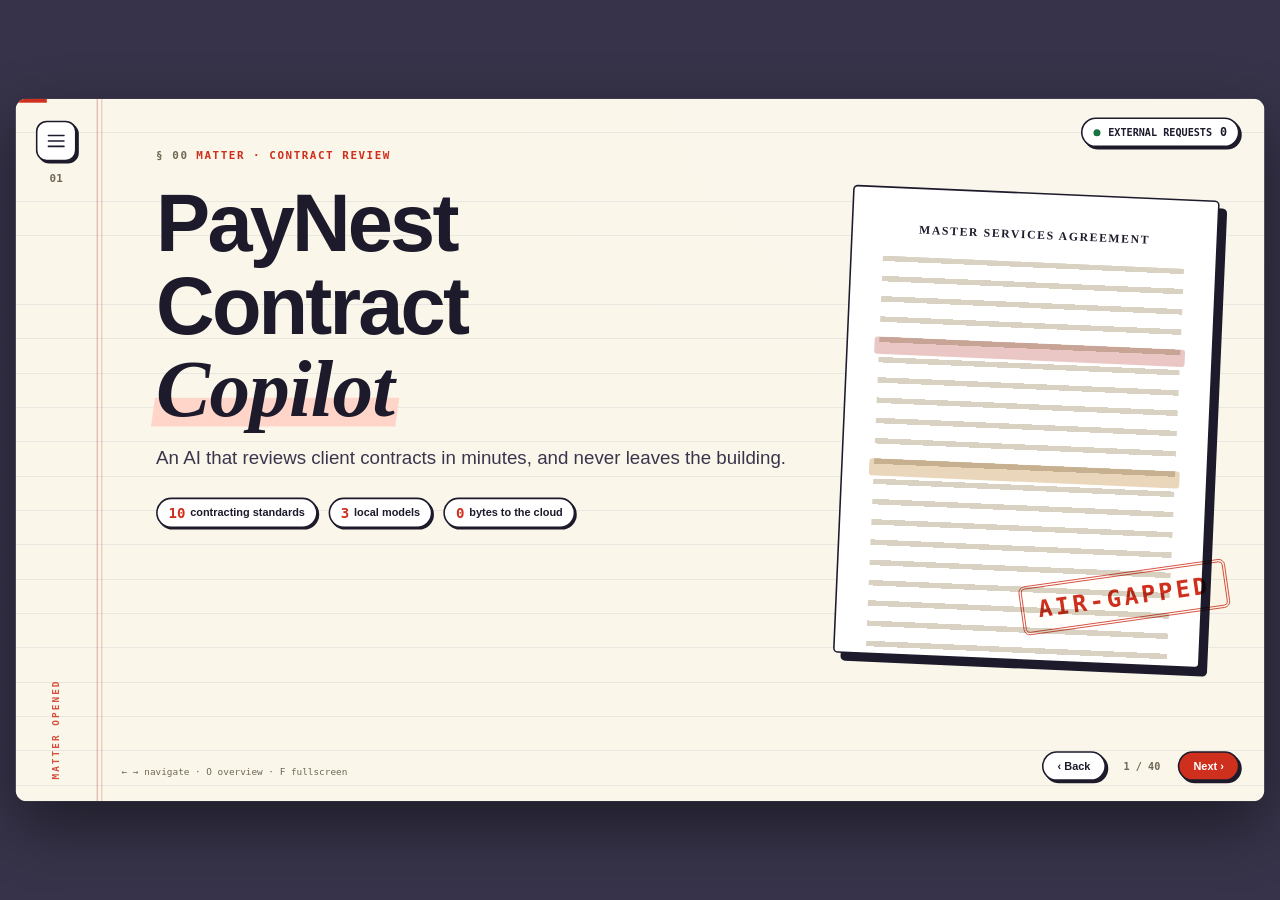
<file: index.html>
<!doctype html>
<html lang="en">
<head>
<meta charset="utf-8">
<meta name="viewport" content="width=device-width, initial-scale=1">
<title>PayNest Contract Copilot</title>
<link rel="stylesheet" href="css/deck.css?v=7">
<link rel="stylesheet" href="css/demos.css?v=6">
<link rel="stylesheet" href="css/specs.css?v=6">
<link rel="stylesheet" href="css/tech.css?v=1">
</head>
<body>
<!-- Icon set: inline, so the deck never fetches anything. -->
<svg width="0" height="0" style="position:absolute" aria-hidden="true">
  <symbol id="i-doc" viewBox="0 0 24 24"><path d="M14 3H6a2 2 0 0 0-2 2v14a2 2 0 0 0 2 2h12a2 2 0 0 0 2-2V9z"/><path d="M14 3v6h6M8 13h8M8 17h5"/></symbol>
  <symbol id="i-stack" viewBox="0 0 24 24"><path d="M7 3h10v4H7zM5 7h14v4H5zM3 11h18v10H3z"/><path d="M7 15h10M7 18h6"/></symbol>
  <symbol id="i-clock" viewBox="0 0 24 24"><circle cx="12" cy="12" r="9"/><path d="M12 7v5l3 2"/></symbol>
  <symbol id="i-flag" viewBox="0 0 24 24"><path d="M5 21V4M5 4h11l-2 4 2 4H5"/></symbol>
  <symbol id="i-cloud" viewBox="0 0 24 24"><path d="M7 18a5 5 0 0 1-.5-10A6 6 0 0 1 18 9a4.5 4.5 0 0 1-.5 9z"/></symbol>
  <symbol id="i-lock" viewBox="0 0 24 24"><rect x="5" y="11" width="14" height="10" rx="2"/><path d="M8 11V7a4 4 0 0 1 8 0v4"/></symbol>
  <symbol id="i-building" viewBox="0 0 24 24"><path d="M4 21V5l8-3 8 3v16M2 21h20M9 21v-4h6v4M8 8h1M15 8h1M8 12h1M15 12h1"/></symbol>
  <symbol id="i-chat" viewBox="0 0 24 24"><path d="M4 5h16v11H9l-5 4z"/><path d="M8 9h8M8 12h5"/></symbol>
  <symbol id="i-marker" viewBox="0 0 24 24"><path d="M15 4l5 5-9 9H6v-5z"/><path d="M4 21h16"/></symbol>
  <symbol id="i-pen" viewBox="0 0 24 24"><path d="M3 21c3-1 5-1 7 0s4 1 6 0M14 4l6 6-8 8-4 0 0-4z"/></symbol>
  <symbol id="i-send" viewBox="0 0 24 24"><path d="M3 11l18-8-8 18-2-8z"/></symbol>
  <symbol id="i-search" viewBox="0 0 24 24"><circle cx="11" cy="11" r="7"/><path d="M20 20l-4-4"/></symbol>
  <symbol id="i-chip" viewBox="0 0 24 24"><rect x="6" y="6" width="12" height="12" rx="2"/><path d="M9 2v4M15 2v4M9 18v4M15 18v4M2 9h4M2 15h4M18 9h4M18 15h4M10 10h4v4h-4z"/></symbol>
  <symbol id="i-shield" viewBox="0 0 24 24"><path d="M12 3l8 3v6c0 5-3.5 8-8 9-4.5-1-8-4-8-9V6z"/><path d="M9 12l2 2 4-4"/></symbol>
  <symbol id="i-eye" viewBox="0 0 24 24"><path d="M2 12s4-7 10-7 10 7 10 7-4 7-10 7S2 12 2 12z"/><circle cx="12" cy="12" r="3"/></symbol>
  <symbol id="i-gear" viewBox="0 0 24 24"><circle cx="12" cy="12" r="3"/><path d="M12 2v3M12 19v3M4.2 4.2l2.1 2.1M17.7 17.7l2.1 2.1M2 12h3M19 12h3M4.2 19.8l2.1-2.1M17.7 6.3l2.1-2.1"/></symbol>
  <symbol id="i-scale" viewBox="0 0 24 24"><path d="M12 3v18M7 21h10M5 7h14M5 7l-3 7a3 3 0 0 0 6 0zM19 7l-3 7a3 3 0 0 0 6 0z"/></symbol>
  <symbol id="i-pause" viewBox="0 0 24 24"><circle cx="12" cy="12" r="9"/><path d="M10 9v6M14 9v6"/></symbol>
  <symbol id="i-db" viewBox="0 0 24 24"><ellipse cx="12" cy="5" rx="8" ry="3"/><path d="M4 5v14c0 1.7 3.6 3 8 3s8-1.3 8-3V5M4 12c0 1.7 3.6 3 8 3s8-1.3 8-3"/></symbol>
  <symbol id="i-route" viewBox="0 0 24 24"><circle cx="5" cy="6" r="2"/><circle cx="19" cy="18" r="2"/><path d="M7 6h7a3 3 0 0 1 0 6H10a3 3 0 0 0 0 6h7"/></symbol>
  <symbol id="i-chart" viewBox="0 0 24 24"><path d="M4 20V4M4 20h16M8 16v-5M12 16V8M16 16v-3"/></symbol>
  <symbol id="i-hash" viewBox="0 0 24 24"><path d="M5 9h14M5 15h14M10 3L8 21M16 3l-2 18"/></symbol>
  <symbol id="i-bolt" viewBox="0 0 24 24"><path d="M13 2L4 14h7l-1 8 9-12h-7z"/></symbol>
  <symbol id="i-check" viewBox="0 0 24 24"><path d="M5 12l5 5 9-10"/></symbol>
  <symbol id="i-x" viewBox="0 0 24 24"><path d="M6 6l12 12M18 6L6 18"/></symbol>
  <symbol id="i-laptop" viewBox="0 0 24 24"><rect x="5" y="4" width="14" height="11" rx="1.5"/><path d="M2 19h20l-2-4H4z"/></symbol>
  <symbol id="i-box" viewBox="0 0 24 24"><rect x="3" y="8" width="18" height="9" rx="2.5"/><path d="M7 20h10M7 12.5h.01"/></symbol>
  <symbol id="i-gpu" viewBox="0 0 24 24"><rect x="2" y="6" width="20" height="11" rx="1.5"/><circle cx="9" cy="11.5" r="3"/><circle cx="16" cy="11.5" r="2"/><path d="M5 17v3"/></symbol>
  <symbol id="i-gift" viewBox="0 0 24 24"><path d="M12 3H5v7l10 10 6-6L11 4z"/><path d="M8 7h.01"/></symbol>
  <symbol id="i-coin" viewBox="0 0 24 24"><circle cx="12" cy="12" r="9"/><path d="M9 8h6M9 11.5h6M9 8c4 0 5 3.5 1 4.5l4 3.5"/></symbol>
  <symbol id="i-door" viewBox="0 0 24 24"><path d="M6 21V3h10v18M3 21h18M13 12h.01"/><path d="M16 8l4 4-4 4"/></symbol>
  <symbol id="i-gavel" viewBox="0 0 24 24"><path d="M13 4l7 7M10 7l7 7M12 5l5 5-3 3-5-5zM10.5 11L4 17.5 6.5 20l6.5-6.5M4 22h10"/></symbol>
  <symbol id="i-hand" viewBox="0 0 24 24"><path d="M2 13l5-3 4 1 5 3c1 .7.2 2.4-1 2l-4-1M7 10l5-5 4 1 6 6M2 13l5 7 7 1 7-6"/></symbol>
  <symbol id="i-mute" viewBox="0 0 24 24"><path d="M4 5h16v11H9l-5 4zM9 8l6 5M15 8l-6 5"/></symbol>
  <symbol id="i-key" viewBox="0 0 24 24"><circle cx="8" cy="15" r="5"/><path d="M12 11l8-8M16 7l3 3M13 10l2 2"/></symbol>
  <symbol id="i-gauge" viewBox="0 0 24 24"><path d="M3 18a9 9 0 1 1 18 0M12 18l4-7"/><circle cx="12" cy="18" r="1.4"/></symbol>
  <symbol id="i-layers" viewBox="0 0 24 24"><path d="M12 3l9 5-9 5-9-5zM3 12l9 5 9-5M3 16l9 5 9-5"/></symbol>
  <symbol id="i-floor" viewBox="0 0 24 24"><path d="M3 20h18M12 16V4M7 9l5-5 5 5"/></symbol>
  <symbol id="i-browser" viewBox="0 0 24 24"><rect x="3" y="4" width="18" height="16" rx="2"/><path d="M3 9h18M6.5 6.5h.01M9.5 6.5h.01M13 13l2 5 1-2 2-1z"/></symbol>
  <symbol id="i-flow" viewBox="0 0 24 24"><circle cx="5" cy="12" r="2.5"/><circle cx="19" cy="6" r="2.5"/><circle cx="19" cy="18" r="2.5"/><path d="M7.5 11l9-4M7.5 13l9 4"/></symbol>
  <symbol id="i-tag" viewBox="0 0 24 24"><path d="M3 3h9l9 9-9 9-9-9zM8 8h.01"/></symbol>
  <symbol id="i-clipboard" viewBox="0 0 24 24"><rect x="5" y="4" width="14" height="17" rx="2"/><path d="M9 4V2h6v2M9 10l1.5 1.5L13 9M9 16h6"/></symbol>
  <symbol id="i-link" viewBox="0 0 24 24"><path d="M10 14a4 4 0 0 0 6 0l3-3a4 4 0 0 0-6-6l-1 1M14 10a4 4 0 0 0-6 0l-3 3a4 4 0 0 0 6 6l1-1"/></symbol>
  <symbol id="i-gpu" viewBox="0 0 24 24"><rect x="2" y="6" width="20" height="11" rx="1.5"/><circle cx="9" cy="11.5" r="3"/><circle cx="16" cy="11.5" r="2"/><path d="M5 17v3"/></symbol>
  <symbol id="i-box" viewBox="0 0 24 24"><path d="M12 2l9 5v10l-9 5-9-5V7zM3 7l9 5 9-5M12 12v10"/></symbol>
  <symbol id="i-disk" viewBox="0 0 24 24"><rect x="3" y="5" width="18" height="14" rx="2"/><path d="M3 13h18M7 16h.01M11 16h.01"/></symbol>
  <symbol id="i-code" viewBox="0 0 24 24"><path d="M8 7l-5 5 5 5M16 7l5 5-5 5M14 4l-4 16"/></symbol>
  <symbol id="i-bug" viewBox="0 0 24 24"><rect x="8" y="8" width="8" height="12" rx="4"/><path d="M9 5l2 3M15 5l-2 3M3 10l5 2M21 10l-5 2M3 20l5-3M21 20l-5-3M3 15h5M21 15h-5"/></symbol>
  <symbol id="i-user" viewBox="0 0 24 24"><circle cx="12" cy="8" r="4"/><path d="M4 21a8 8 0 0 1 16 0"/></symbol>
</svg>

<div class="stage"><div class="deck" id="deck">
  <div class="progress" id="progress"></div>
  <aside class="rail">
    <button class="menu-btn" id="menu" aria-label="All slides (O)"><i></i></button>
    <div class="rail-num" id="rail-num">01</div>
    <div class="rail-label" id="rail-label"></div>
  </aside>
  <div class="netbadge" id="netbadge" title="Real count: resources this page loaded from outside this machine">
    <span class="dot"></span><span>EXTERNAL REQUESTS</span><b id="net-count">0</b>
  </div>

  <!-- 01 Title -->
  <section class="slide" data-label="Matter opened">
    <div class="kicker"><span>§ 00</span>Matter · contract review</div>
    <h1 style="margin-top:26px">PayNest<br>Contract<br><em style="margin-left:0">Copilot</em></h1>
    <p class="lede">An AI that reviews client contracts in minutes, and never leaves the building.</p>
    <div class="title-chips reveal">
      <span class="chip"><b>10</b> contracting standards</span>
      <span class="chip"><b>3</b> local models</span>
      <span class="chip"><b>0</b> bytes to the cloud</span>
    </div>
    <div class="hero-doc" aria-hidden="true">
      <div class="paper-page">
        <div class="pp-head">MASTER SERVICES AGREEMENT</div>
        <div class="pp-lines"></div>
        <div class="scan-beam"></div>
      </div>
      <div class="stamp hero-stamp">Air-gapped</div>
    </div>
  </section>

  <!-- 02 Problem -->
  <section class="slide" data-label="The problem">
    <div class="kicker"><span>§ 01</span>The problem</div>
    <h2>The client writes the contract. <em>PayNest</em> carries the risk.</h2>
    <div class="body problem">
      <div class="prob-cards reveal">
        <div class="card prob"><div class="icon navy"><svg><use href="#i-stack"/></svg></div><b>Client paper</b><span>Long, one-sided, every client different</span></div>
        <div class="card prob"><div class="icon amber"><svg><use href="#i-clock"/></svg></div><b>Slow review</b><span>Lawyers read every clause by hand</span></div>
        <div class="card prob"><div class="icon"><svg><use href="#i-flag"/></svg></div><b>One miss</b><span>Can mean unlimited liability</span></div>
      </div>
      <div class="redline card">
        <div class="tag">CareWell · Clause 15.1</div>
        <p class="typed" data-text="Notwithstanding anything to the contrary in this Agreement, the Service Provider's liability for any Data Breach shall be unlimited."></p>
        <div class="stamp redline-stamp">Never accept</div>
      </div>
    </div>
  </section>

  <!-- 03 Promise -->
  <section class="slide" data-label="The promise">
    <div class="kicker"><span>§ 02</span>The promise</div>
    <h2>“Your data never leaves <em>PayNest</em>.”</h2>
    <p class="lede">So the AI can't go out. It has to come in.</p>
    <div class="body split-sketch">
      <figure class="sketch" data-src="images/05-air-gap.png" data-prompt="Air-gap"></figure>
      <div class="caps reveal">
        <div class="cap"><svg class="cap-ico"><use href="#i-lock"/></svg><p><b>Everything inside.</b> Contract, model and vectors live on one machine.</p></div>
        <div class="cap"><svg class="cap-ico"><use href="#i-cloud"/></svg><p><b>Nothing outside.</b> No internet, no external API, no cloud AI.</p></div>
        <div class="cap"><svg class="cap-ico"><use href="#i-route"/></svg><p><b>Data only moves</b> between parts that sit inside the fence.</p></div>
      </div>
    </div>
  </section>

  <!-- 04 Features -->
  <section class="slide" data-label="What it does">
    <div class="kicker"><span>§ 03</span>What it does</div>
    <h2>Upload a contract. Get a <em>negotiation plan</em>.</h2>
    <div class="body features reveal">
      <div class="feat card"><div class="icon navy"><svg><use href="#i-doc"/></svg></div><b>Plain-English summary</b><small>Key terms, each with its clause</small></div>
      <div class="feat card"><div class="icon navy"><svg><use href="#i-chat"/></svg></div><b>Ask the contract</b><small>Answers cite the page, or say “Not found”</small></div>
      <div class="feat card"><div class="icon"><svg><use href="#i-scale"/></svg></div><b>10-standard review</b><small>OK · Acceptable · Not acceptable · Missing</small></div>
      <div class="feat card"><div class="icon amber"><svg><use href="#i-marker"/></svg></div><b>Highlights in the PDF</b><small>Colour-coded, linked to each issue</small></div>
      <div class="feat card"><div class="icon ok"><svg><use href="#i-pen"/></svg></div><b>Lawyer sign-off</b><small>Risky findings wait for a human</small></div>
      <div class="feat card"><div class="icon ok"><svg><use href="#i-send"/></svg></div><b>Issues List</b><small>Formal amendments, ready to send</small></div>
    </div>
  </section>

  <!-- 05 Tech stack (sketch) -->
  <section class="slide" data-label="Tech stack">
    <div class="kicker"><span>§ 04</span>Tech stack</div>
    <h2>Every part runs <em>locally</em>.</h2>
    <div class="body split-sketch">
      <figure class="sketch" data-src="images/01-tech-stack.png" data-prompt="Prompt 1 · Tech stack"></figure>
      <div class="stack-list reveal">
        <div><span class="tag">UI</span>HTML · CSS · JS</div>
        <div><span class="tag">API</span>FastAPI</div>
        <div><span class="tag">Workflow</span>LangGraph</div>
        <div><span class="tag">Vectors</span>Chroma</div>
        <div><span class="tag">Models</span>Ollama</div>
        <div><span class="tag">Gateway</span>Bifrost</div>
        <div><span class="tag">Tracing</span>Langfuse</div>
        <div><span class="tag">Evals</span>Ragas</div>
        <p class="cap-line">Eight layers, one laptop. The cloud is crossed out.</p>
      </div>
    </div>
  </section>

  <!-- 06 Architecture (sketch) -->
  <section class="slide" data-label="Architecture">
    <div class="kicker"><span>§ 05</span>Architecture</div>
    <h2>One machine. Two zones. <em>Zero exits.</em></h2>
    <div class="body split-sketch">
      <figure class="sketch" data-src="images/02-architecture.png" data-prompt="Prompt 2 · Architecture"></figure>
      <div class="caps reveal">
        <div class="cap"><svg class="cap-ico"><use href="#i-user"/></svg><p><b>Lawyer → app.</b> Upload, chat, review in the browser.</p></div>
        <div class="cap"><svg class="cap-ico"><use href="#i-route"/></svg><p><b>App → Bifrost → Ollama.</b> Every model call through one gate.</p></div>
        <div class="cap"><svg class="cap-ico"><use href="#i-eye"/></svg><p><b>Dotted lines = traces</b> to Langfuse, on the same machine.</p></div>
        <div class="cap"><svg class="cap-ico"><use href="#i-x"/></svg><p><b>The wall.</b> Internet only for the one-time model download.</p></div>
      </div>
    </div>
  </section>

  <!-- 07 LIVE air-gap -->
  <section class="slide" data-label="Live · air-gap" data-demo="airgap">
    <div class="kicker"><span>§ 06</span>Live demo · <span class="live">simulated flow, real routes</span></div>
    <h2>Watch the packets. <em>None</em> leave.</h2>
    <div class="body" id="airgap"></div>
  </section>

  <!-- 08 Pipeline (sketch) -->
  <section class="slide" data-label="Pipeline">
    <div class="kicker"><span>§ 07</span>The pipeline</div>
    <h2>From PDF to <em>signed-off</em> review.</h2>
    <div class="body pipe">
      <figure class="sketch pipe-sketch" data-src="images/03-pipeline.png" data-prompt="Prompt 3 · Pipeline"></figure>
      <div class="pipe-notes reveal">
        <div class="cap"><svg class="cap-ico"><use href="#i-search"/></svg><p><b>1–4 · Find.</b> Cut the PDF into clauses, embed, pick the best 6 per standard.</p></div>
        <div class="cap"><svg class="cap-ico"><use href="#i-chip"/></svg><p><b>5 · Read.</b> The model labels one standard at a time.</p></div>
        <div class="cap"><svg class="cap-ico"><use href="#i-shield"/></svg><p><b>6–8 · Decide.</b> Python verifies and scores; a lawyer signs.</p></div>
      </div>
    </div>
  </section>

  <!-- 09 LIVE ingest -->
  <section class="slide" data-label="Live · ingest" data-demo="ingest">
    <div class="kicker"><span>§ 08</span>Live demo · upload</div>
    <h2>A contract becomes <em>clauses</em>.</h2>
    <div class="body" id="ingest"></div>
  </section>

  <!-- 10 Standards -->
  <section class="slide" data-label="The standards" data-demo="standards">
    <div class="kicker"><span>§ 09</span>The yardstick</div>
    <h2>Ten <em>standards</em>. Click one.</h2>
    <div class="body" id="standards"></div>
  </section>

  <!-- 11 LLM reads, Python decides -->
  <section class="slide" data-label="Reads vs decides" data-demo="split">
    <div class="kicker"><span>§ 10</span>The core rule</div>
    <h2>The model <em>reads</em>. Python <em>decides</em>.</h2>
    <div class="body" id="split"></div>
  </section>

  <!-- 12 LIVE review -->
  <section class="slide" data-label="Live · review" data-demo="review">
    <div class="kicker"><span>§ 11</span>Live replay · CareWell Hospitals</div>
    <h2>One click. <em>Ten verdicts.</em></h2>
    <div class="body" id="review"></div>
  </section>

  <!-- 12b Safety layers -->
  <section class="slide" data-label="Safety layers">
    <div class="kicker"><span>§ 12</span>Safety nets</div>
    <h2>Four nets. <em>One direction.</em></h2>
    <div class="body safety">
      <figure class="sketch tall" data-src="images/06-safety-layers.png" data-prompt="Safety layers"></figure>
      <div class="caps reveal">
        <div class="cap"><svg class="cap-ico"><use href="#i-shield"/></svg><p><b>Quote checked.</b> Not in the PDF? A lawyer decides.</p></div>
        <div class="cap"><svg class="cap-ico"><use href="#i-flag"/></svg><p><b>Walk-away words.</b> “Unlimited”, “at any time” trip an alarm.</p></div>
        <div class="cap"><svg class="cap-ico"><use href="#i-clock"/></svg><p><b>Days &amp; percent.</b> Python reads the number, not the model.</p></div>
        <div class="cap"><svg class="cap-ico"><use href="#i-pause"/></svg><p><b>Lawyer review.</b> Risky findings wait for a human.</p></div>
        <div class="note">Every net can only make a verdict <b>stricter</b>. Never milder.</div>
      </div>
    </div>
  </section>

  <!-- 13 LIVE grounding -->
  <section class="slide" data-label="Live · grounding" data-demo="grounding">
    <div class="kicker"><span>§ 13</span>Safety net 1 · grounding guard</div>
    <h2>No quote, no <em>claim</em>.</h2>
    <div class="body" id="grounding"></div>
  </section>

  <!-- 14 LIVE numbers + red flags -->
  <section class="slide" data-label="Live · checks" data-demo="checks">
    <div class="kicker"><span>§ 14</span>Safety net 2 · stricter-only checks</div>
    <h2>Python double-checks the <em>numbers</em>.</h2>
    <div class="body" id="checks"></div>
  </section>

  <!-- 15 Prompt injection -->
  <section class="slide" data-label="Prompt injection" data-demo="inject">
    <div class="kicker"><span>§ 15</span>Planted attack · Northstar Bank</div>
    <h2>The contract tried to <em>instruct</em> the AI.</h2>
    <div class="body" id="inject"></div>
  </section>

  <!-- 16 LIVE score -->
  <section class="slide" data-label="Live · score" data-demo="score">
    <div class="kicker"><span>§ 16</span>Live calculator</div>
    <h2>Risk is <em>arithmetic</em>, not vibes.</h2>
    <div class="body" id="score"></div>
  </section>

  <!-- 17 Human gate -->
  <section class="slide" data-label="Human gate" data-demo="gate">
    <div class="kicker"><span>§ 17</span>Live demo · LangGraph interrupt</div>
    <h2>High risk? A <em>lawyer</em> signs.</h2>
    <div class="body" id="gate"></div>
  </section>

  <!-- 18 Observability -->
  <section class="slide" data-label="Observability">
    <div class="kicker"><span>§ 18</span>Observability</div>
    <h2>See every step. <em>Locally.</em></h2>
    <div class="body split-sketch">
      <figure class="sketch" data-src="images/04-observability.png" data-prompt="Prompt 4 · Observability"></figure>
      <div class="obs reveal">
        <div class="card obs-row"><div class="icon navy"><svg><use href="#i-route"/></svg></div><div><b>Bifrost</b><span>Which model? How long? Allowed?</span></div></div>
        <div class="card obs-row"><div class="icon"><svg><use href="#i-eye"/></svg></div><div><b>Langfuse</b><span>Which clauses, which prompt, which answer</span></div></div>
        <div class="card obs-row"><div class="icon ok"><svg><use href="#i-check"/></svg></div><div><b>Ragas</b><span>Is the answer faithful to the contract?</span></div></div>
      </div>
    </div>
  </section>

  <!-- 19 Results -->
  <section class="slide" data-label="Results" data-demo="results">
    <div class="kicker"><span>§ 19</span>Evaluation · 5 synthetic contracts</div>
    <h2>Tested. <em>Honestly.</em></h2>
    <div class="body" id="results"></div>
  </section>

  <!-- 20 Hardware -->
  <section class="slide" data-label="Hardware + pricing">
    <div class="kicker"><span>§ 20</span>Hardware · what to buy</div>
    <h2>Memory is the <em>limit</em>.</h2>
    <div class="body hw">
      <div class="hw-need reveal">
        <div class="card hw-row"><div class="icon ok"><svg><use href="#i-chip"/></svg></div><div><b>16 GB+</b><span>Memory</span></div></div>
        <div class="card hw-row"><div class="icon navy"><svg><use href="#i-bolt"/></svg></div><div><b>GPU</b><span>Apple or NVIDIA</span></div></div>
        <div class="card hw-row"><div class="icon amber"><svg><use href="#i-db"/></svg></div><div><b>30 GB+</b><span>Free disk</span></div></div>
      </div>
      <div class="hw-buy reveal">
        <div class="os-head"><span class="tag">Mac</span></div>
        <div class="os-head"><span class="tag">Windows</span></div>
        <div class="card buy"><div class="icon navy"><svg><use href="#i-box"/></svg></div><div><b>Mac mini M6</b><span>16 GB</span></div><div class="price">$899</div></div>
        <div class="card buy"><div class="icon amber"><svg><use href="#i-laptop"/></svg></div><div><b>Lenovo LOQ 15</b><span>16 GB · RTX 5060</span></div><div class="price">~$999</div></div>
        <div class="card buy"><div class="icon navy"><svg><use href="#i-laptop"/></svg></div><div><b>MacBook Air M5</b><span>16 GB</span></div><div class="price">$1,099</div></div>
        <div class="card buy"><div class="icon amber"><svg><use href="#i-gpu"/></svg></div><div><b>HP Omen PC</b><span>16 GB · RTX 5060 Ti</span></div><div class="price">~$1,100</div></div>
        <div class="card buy free"><div class="icon ok"><svg><use href="#i-gift"/></svg></div><div><b>One-time hardware cost</b><span>No subscriptions · no recurring costs · free software</span></div><div class="price">$0/mo</div></div>
      </div>
      <div class="spec-note">US prices, 2026, from retailers and press. Check before buying.</div>
    </div>
  </section>

  <!-- 21 Models, storage, speed -->
  <section class="slide" data-label="Models + speed">
    <div class="kicker"><span>§ 21</span>Ollama · storage · speed</div>
    <h2>Three models. <em>Minutes</em> per review.</h2>
    <div class="body run">
      <div class="run-models reveal">
        <div class="card model"><div class="model-top"><span class="tag">Analyst</span><div class="model-size">4.7 GB</div></div><b>qwen2.5:7b-instruct</b><span>Summary · chat · review</span></div>
        <div class="card model"><div class="model-top"><span class="tag">Judge</span><div class="model-size">4.9 GB</div></div><b>llama3.1:8b</b><span>Evals only</span></div>
        <div class="card model"><div class="model-top"><span class="tag">Embed</span><div class="model-size">274 MB</div></div><b>nomic-embed-text</b><span>Uploads · searches</span></div>
      </div>
      <div class="run-tiles reveal">
        <div class="card run-tile"><div class="top"><div class="icon navy"><svg><use href="#i-db"/></svg></div><b>~17 GB</b></div><span>Models 10 · Docker 6 · Python 1</span></div>
        <div class="card run-tile"><div class="top"><div class="icon ok"><svg><use href="#i-chip"/></svg></div><b>16 GB</b></div><span>Memory</span></div>
        <div class="card run-tile"><div class="top"><div class="icon amber"><svg><use href="#i-bolt"/></svg></div><b>GPU</b></div><span>Apple or NVIDIA</span></div>
        <div class="card run-tile"><div class="top"><div class="icon"><svg><use href="#i-clock"/></svg></div><b>~1–2 min</b></div><span>One review (estimate)</span></div>
      </div>
      <div class="spec-note">Review time is an estimate for 16 GB + GPU.</div>
    </div>
  </section>

  <!-- 22 Close -->
  <section class="slide" data-label="Takeaways" data-demo="close">
    <div class="kicker"><span>§ 22</span>Takeaways</div>
    <h2>Five ideas to take <em>home</em>.</h2>
    <div class="body" id="close"></div>
  </section>

  <!-- 24 Words: contract -->
  <section class="slide" data-label="Words: contract" data-demo="t-words-contract">
    <div class="kicker"><span>§ 23</span>Words · the contract</div>
    <h2>The <em>contract</em> words.</h2>
    <div class="body tech" id="t-words-contract"></div>
  </section>

  <!-- 25 Words: review -->
  <section class="slide" data-label="Words: review" data-demo="t-words-review">
    <div class="kicker"><span>§ 24</span>Words · the review</div>
    <h2>The <em>review</em> words.</h2>
    <div class="body tech" id="t-words-review"></div>
  </section>

  <!-- 26 The rules -->
  <section class="slide" data-label="The rules" data-demo="t-standards">
    <div class="kicker"><span>§ 25</span>Compliance · in simple words</div>
    <h2>Ten rules, <em>simply</em>.</h2>
    <div class="body tech" id="t-standards"></div>
  </section>

  <!-- 27 Tech stack -->
  <section class="slide" data-label="Tech stack" data-demo="t-stack">
    <div class="kicker"><span>§ 26</span>Tech stack</div>
    <h2>Every job, one <em>tool</em>.</h2>
    <div class="body tech" id="t-stack"></div>
  </section>

  <!-- 28 Ollama -->
  <section class="slide" data-label="Ollama" data-demo="t-ollama">
    <div class="kicker"><span>§ 27</span>How it works · Ollama</div>
    <h2>Ollama runs the <em>models</em>.</h2>
    <div class="body tech" id="t-ollama"></div>
  </section>

  <!-- 29 Bifrost -->
  <section class="slide" data-label="Bifrost" data-demo="t-bifrost">
    <div class="kicker"><span>§ 28</span>How it works · Bifrost</div>
    <h2>Bifrost is the only <em>door</em>.</h2>
    <div class="body tech" id="t-bifrost"></div>
  </section>

  <!-- 30 Langfuse -->
  <section class="slide" data-label="Langfuse" data-demo="t-langfuse">
    <div class="kicker"><span>§ 29</span>How it works · Langfuse</div>
    <h2>Prompts and <em>traces</em>.</h2>
    <div class="body tech" id="t-langfuse"></div>
  </section>

  <!-- 31 Ragas -->
  <section class="slide" data-label="Ragas" data-demo="t-ragas">
    <div class="kicker"><span>§ 30</span>How it works · Ragas</div>
    <h2>Ragas <em>grades</em> the answers.</h2>
    <div class="body tech" id="t-ragas"></div>
  </section>

  <!-- 32 RAG -->
  <section class="slide" data-label="RAG" data-demo="t-rag">
    <div class="kicker"><span>§ 31</span>How it works · search</div>
    <h2>From PDF to <em>cited</em> answer.</h2>
    <div class="body tech" id="t-rag"></div>
  </section>

  <!-- 33 Review agent -->
  <section class="slide" data-label="Review agent" data-demo="t-agent">
    <div class="kicker"><span>§ 32</span>How it works · the agent</div>
    <h2>The review <em>agent</em>.</h2>
    <div class="body tech" id="t-agent"></div>
  </section>

  <!-- 34 Master -->
  <section class="slide" data-label="Master" data-demo="t-master">
    <div class="kicker"><span>§ 33</span>Architecture · everything</div>
    <h2>The whole <em>system</em>.</h2>
    <div class="body tech" id="t-master"></div>
  </section>

  <!-- 35 Hosting -->
  <section class="slide" data-label="Hosting" data-demo="t-hosting">
    <div class="kicker"><span>§ 34</span>Architecture · where it runs</div>
    <h2>Where it <em>runs</em>.</h2>
    <div class="body tech" id="t-hosting"></div>
  </section>

  <!-- 36 Testing -->
  <section class="slide" data-label="Testing" data-demo="t-testing">
    <div class="kicker"><span>§ 35</span>Testing</div>
    <h2>Four <em>gates</em> of testing.</h2>
    <div class="body tech" id="t-testing"></div>
  </section>

  <!-- 37 Red team -->
  <section class="slide" data-label="Red team" data-demo="t-redteam">
    <div class="kicker"><span>§ 36</span>Testing · red team</div>
    <h2>We <em>attacked</em> it.</h2>
    <div class="body tech" id="t-redteam"></div>
  </section>

  <!-- 38 Known limits -->
  <section class="slide" data-label="Known limits" data-demo="t-limits">
    <div class="kicker"><span>§ 37</span>Known limits</div>
    <h2>What it still gets <em>wrong</em>.</h2>
    <div class="body tech" id="t-limits"></div>
  </section>

  <!-- 39 Class exercise -->
  <section class="slide" data-label="Class exercise" data-demo="t-exercise">
    <div class="kicker"><span>§ 38</span>Class exercise</div>
    <h2>Now you <em>review</em> one.</h2>
    <div class="body tech" id="t-exercise"></div>
  </section>

  <!-- 40 Close -->
  <section class="slide" data-label="Close" data-demo="t-close">
    <div class="kicker"><span>§ 39</span>Close</div>
    <h2>Any <em>questions</em>?</h2>
    <div class="body tech" id="t-close"></div>
  </section>

  <div class="hint">← → navigate · O overview · F fullscreen</div>
  <nav class="nav">
    <button class="back" id="back">‹ Back</button>
    <span class="count" id="count">1 / 40</span>
    <button class="next" id="next">Next ›</button>
  </nav>
  <div class="overview" id="overview"><h3>ALL SLIDES · press O to close</h3><div class="ov-grid" id="ov-grid"></div></div>
</div></div>

<script src="js/data.js?v=6"></script>
<script src="js/deck.js?v=6"></script>
<script src="js/demo_airgap.js?v=6"></script>
<script src="js/demo_ingest.js?v=6"></script>
<script src="js/demo_standards.js?v=6"></script>
<script src="js/demo_review.js?v=6"></script>
<script src="js/demo_guards.js?v=6"></script>
<script src="js/demo_score.js?v=6"></script>
<script src="js/demo_gate.js?v=6"></script>
<script src="js/demo_results.js?v=6"></script>
<script src="js/tech_diagram.js?v=7"></script>
<script src="js/tech_words.js?v=7"></script>
<script src="js/tech_parts.js?v=7"></script>
<script src="js/tech_system.js?v=9"></script>
<script src="js/tech_close.js?v=1"></script>
</body>
</html>
</file>
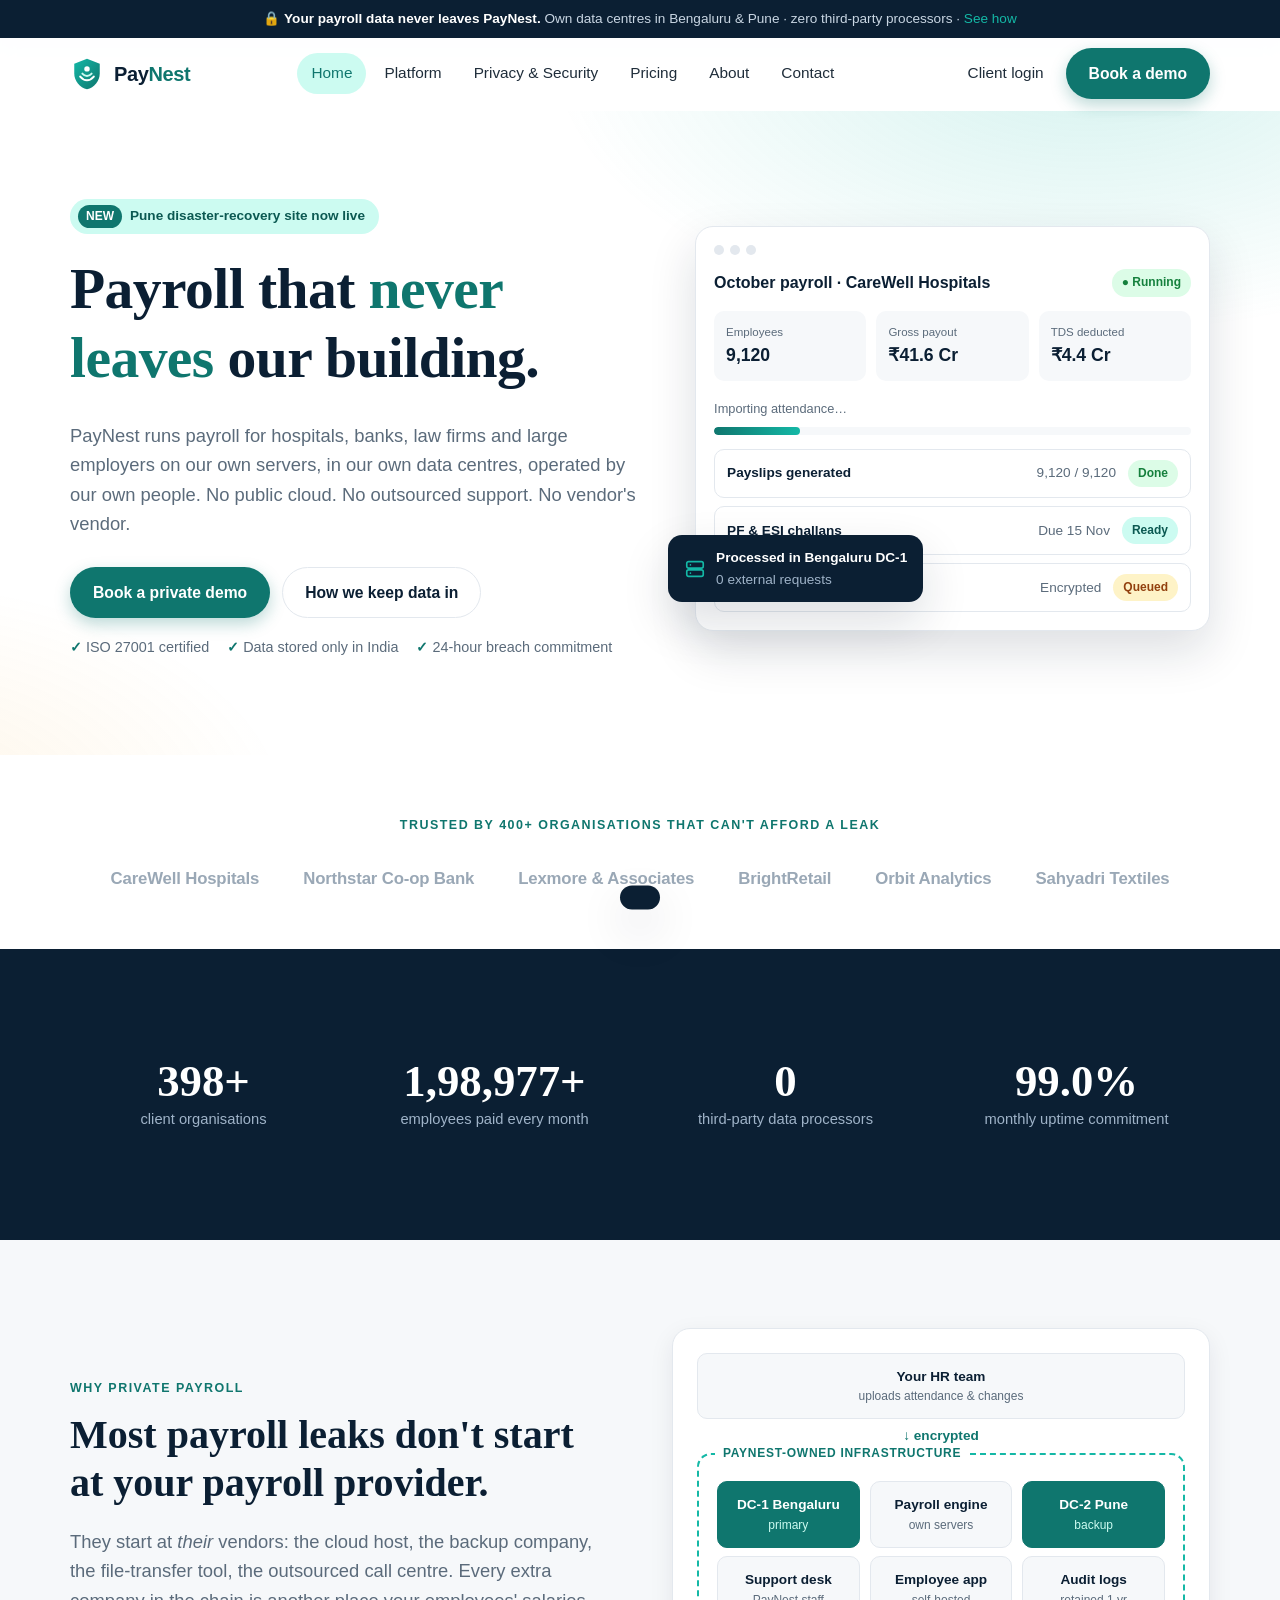
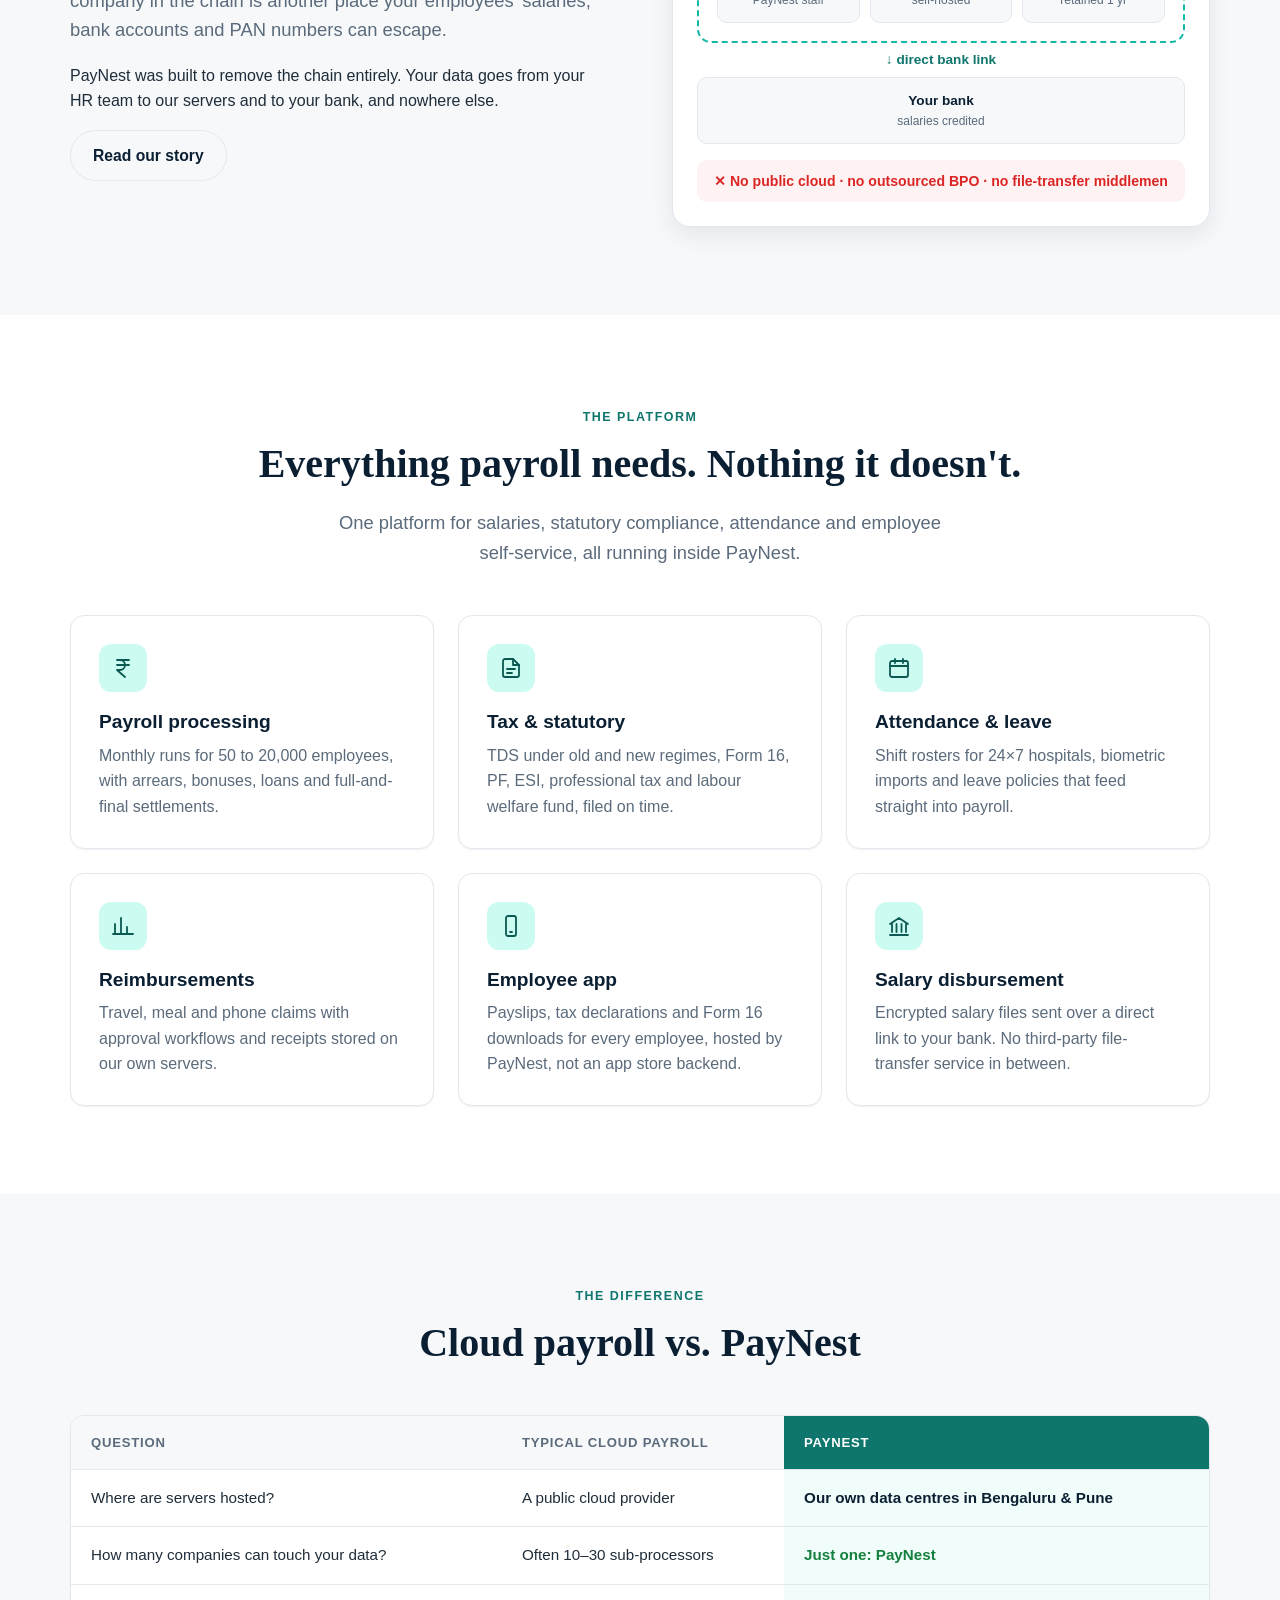
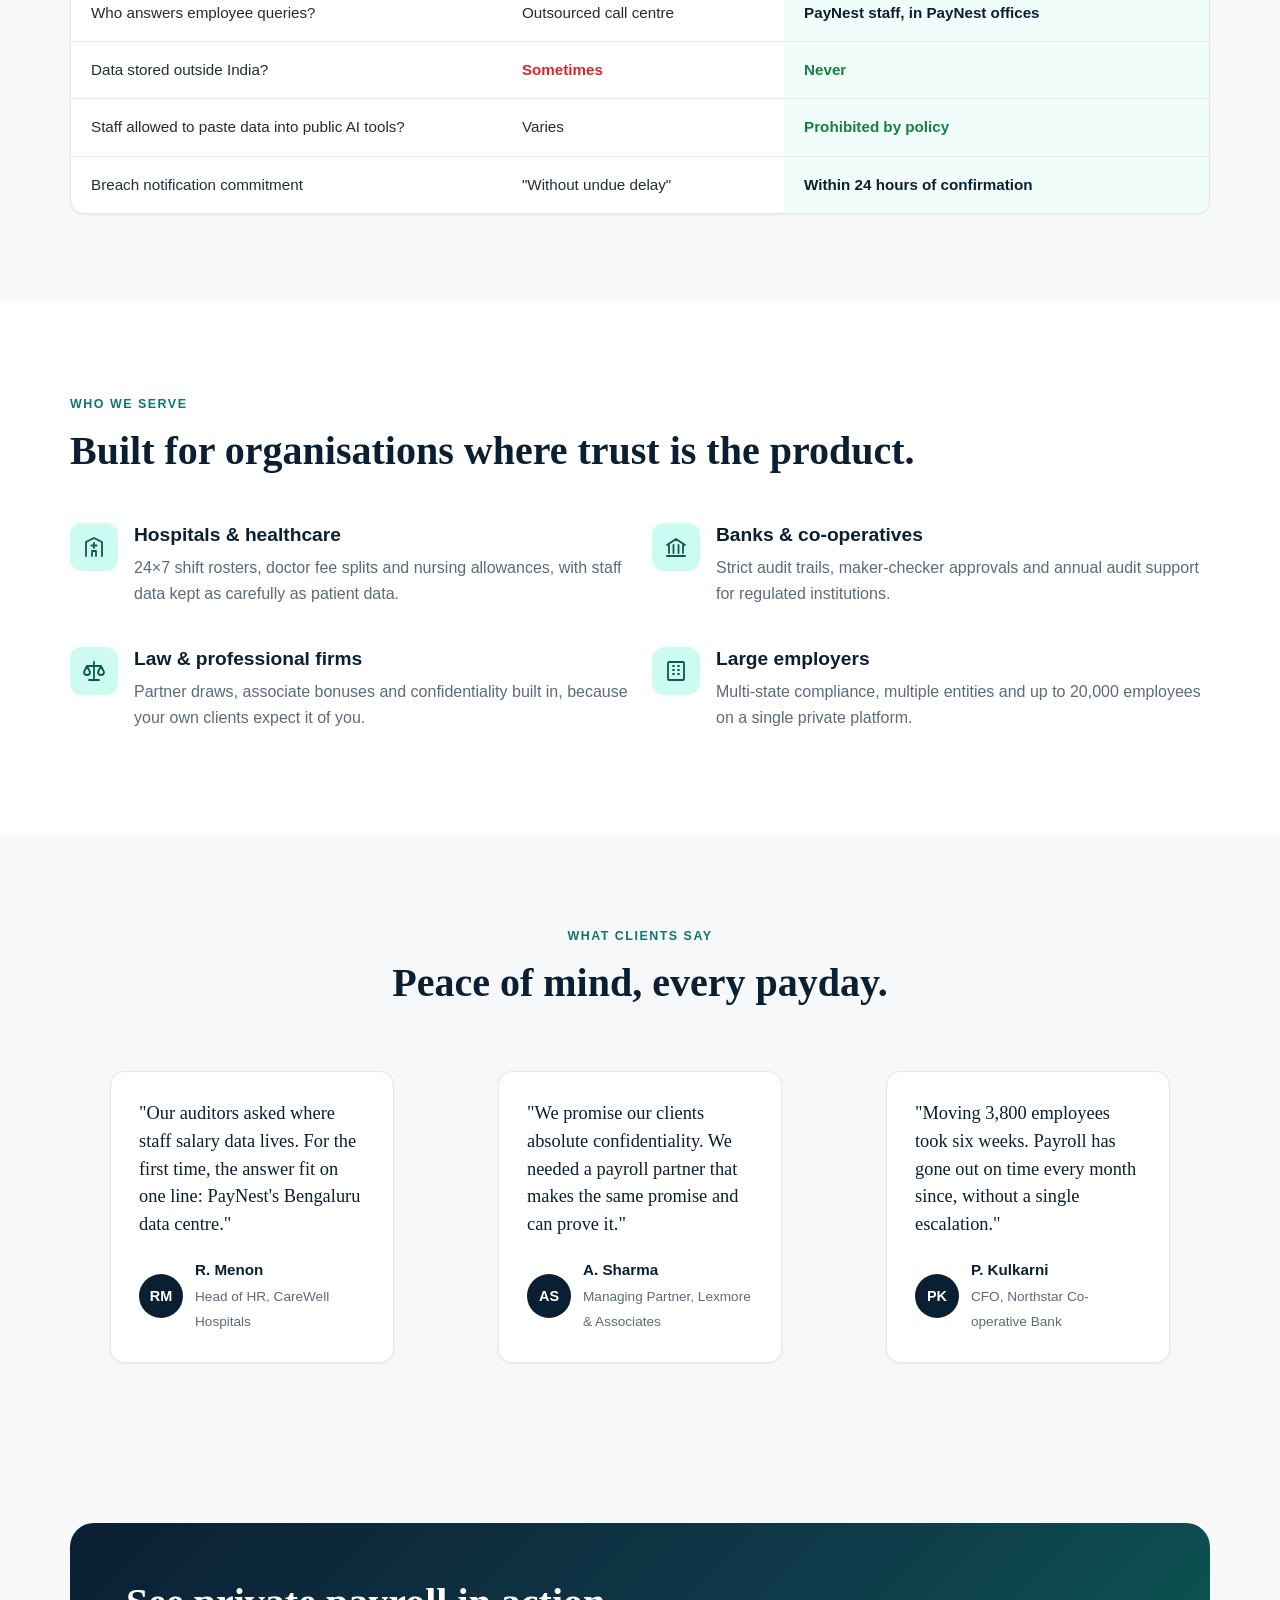
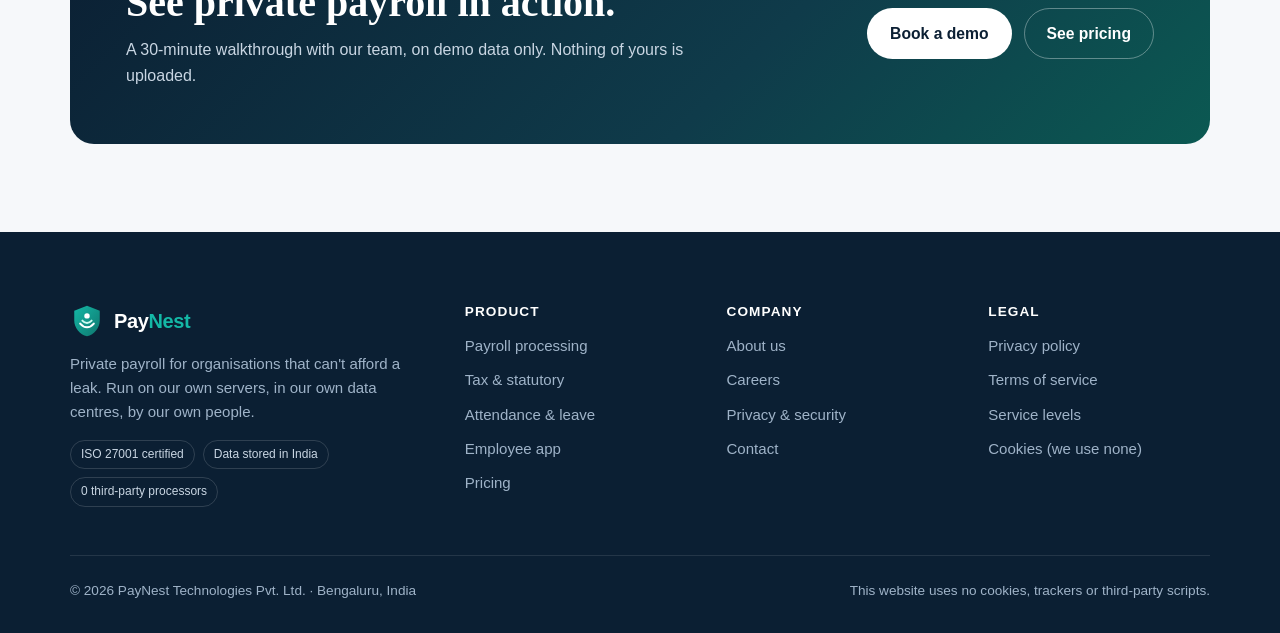
<file: website/index.html>
<!doctype html>
<html lang="en">
<head>
  <meta charset="utf-8">
  <meta name="viewport" content="width=device-width, initial-scale=1">
  <title>PayNest — Private payroll. Your data never leaves us.</title>
  <meta name="description" content="PayNest runs payroll for India's most privacy-conscious organisations on its own servers, in its own data centres, with zero third-party processors.">
  <link rel="icon" href="data:image/svg+xml,%3Csvg xmlns='http://www.w3.org/2000/svg' viewBox='0 0 40 40'%3E%3Cpath d='M20 2 35 8v11c0 9.4-6.4 16.6-15 19-8.6-2.4-15-9.6-15-19V8z' fill='%230f766e'/%3E%3Ccircle cx='20' cy='15' r='4' fill='white'/%3E%3C/svg%3E">
  <link rel="stylesheet" href="assets/css/styles.css">
  <script src="assets/js/main.js" defer></script>
</head>
<body data-page="home">
  <a class="skip-link" href="#main">Skip to content</a>
  <div id="site-header"></div>

  <main id="main">
    <!-- Hero -->
    <section class="hero">
      <div class="container hero__grid">
        <div>
          <span class="pill"><b>NEW</b> Pune disaster-recovery site now live</span>
          <h1>Payroll that <em>never leaves</em> our building.</h1>
          <p class="lead">PayNest runs payroll for hospitals, banks, law firms and large employers on our own servers, in our own data centres, operated by our own people. No public cloud. No outsourced support. No vendor's vendor.</p>
          <div class="btn-row">
            <a class="btn btn--primary" href="contact.html">Book a private demo</a>
            <a class="btn btn--ghost" href="security.html">How we keep data in</a>
          </div>
          <div class="hero__note">
            <span>ISO 27001 certified</span>
            <span>Data stored only in India</span>
            <span>24-hour breach commitment</span>
          </div>
        </div>

        <div class="mock" aria-label="Example PayNest payroll dashboard">
          <div class="mock__bar"><i></i><i></i><i></i></div>
          <div class="mock__head">
            <h4>October payroll · CareWell Hospitals</h4>
            <span class="badge badge--ok">● Running</span>
          </div>
          <div class="mock__stats">
            <div class="mock__stat"><small>Employees</small><strong>9,120</strong></div>
            <div class="mock__stat"><small>Gross payout</small><strong>₹41.6 Cr</strong></div>
            <div class="mock__stat"><small>TDS deducted</small><strong>₹4.4 Cr</strong></div>
          </div>
          <small data-progress-label style="color:var(--muted);font-size:.8rem">Importing attendance…</small>
          <div class="mock__progress"><i data-progress></i></div>
          <div class="mock__rows">
            <div class="mock__row"><span>Payslips generated</span><span>9,120 / 9,120</span><span class="badge badge--ok">Done</span></div>
            <div class="mock__row"><span>PF &amp; ESI challans</span><span>Due 15 Nov</span><span class="badge badge--info">Ready</span></div>
            <div class="mock__row"><span>Bank file (direct link)</span><span>Encrypted</span><span class="badge badge--warn">Queued</span></div>
          </div>
          <div class="mock__float">
            <svg viewBox="0 0 24 24" fill="none" stroke="currentColor" stroke-width="1.8" stroke-linecap="round" stroke-linejoin="round"><rect x="3" y="4" width="18" height="7" rx="2"/><rect x="3" y="13" width="18" height="7" rx="2"/><path d="M7 7.5h.01M7 16.5h.01"/></svg>
            <div><strong>Processed in Bengaluru DC-1</strong><br><span style="color:#9fb3c8">0 external requests</span></div>
          </div>
        </div>
      </div>
    </section>

    <!-- Logos -->
    <section class="section--tight section--white" aria-label="Clients">
      <div class="container center">
        <span class="eyebrow">Trusted by 400+ organisations that can't afford a leak</span>
        <div class="logos">
          <span>CareWell Hospitals</span><span>Northstar Co-op Bank</span><span>Lexmore &amp; Associates</span>
          <span>BrightRetail</span><span>Orbit Analytics</span><span>Sahyadri Textiles</span>
        </div>
      </div>
    </section>

    <!-- Stats -->
    <section class="section section--dark">
      <div class="container">
        <div class="stats">
          <div class="stat"><strong data-count="400" data-suffix="+">0</strong><span>client organisations</span></div>
          <div class="stat"><strong data-count="200000" data-suffix="+">0</strong><span>employees paid every month</span></div>
          <div class="stat"><strong data-count="0">0</strong><span>third-party data processors</span></div>
          <div class="stat"><strong data-count="99.5" data-suffix="%">0</strong><span>monthly uptime commitment</span></div>
        </div>
      </div>
    </section>

    <!-- Why private -->
    <section class="section">
      <div class="container split">
        <div class="reveal">
          <span class="eyebrow">Why private payroll</span>
          <h2>Most payroll leaks don't start at your payroll provider.</h2>
          <p class="lead">They start at <em>their</em> vendors: the cloud host, the backup company, the file-transfer tool, the outsourced call centre. Every extra company in the chain is another place your employees' salaries, bank accounts and PAN numbers can escape.</p>
          <p>PayNest was built to remove the chain entirely. Your data goes from your HR team to our servers and to your bank, and nowhere else.</p>
          <a class="btn btn--ghost" href="about.html">Read our story</a>
        </div>
        <div class="diagram reveal" aria-label="Diagram: data flow stays inside PayNest">
          <div class="diagram__node">Your HR team<small>uploads attendance &amp; changes</small></div>
          <div class="diagram__arrow">↓ encrypted</div>
          <div class="diagram__zone">
            <small>PayNest-owned infrastructure</small>
            <div class="diagram__row">
              <div class="diagram__node diagram__node--brand">DC-1 Bengaluru<small>primary</small></div>
              <div class="diagram__node">Payroll engine<small>own servers</small></div>
              <div class="diagram__node diagram__node--brand">DC-2 Pune<small>backup</small></div>
            </div>
            <div class="diagram__row">
              <div class="diagram__node">Support desk<small>PayNest staff</small></div>
              <div class="diagram__node">Employee app<small>self-hosted</small></div>
              <div class="diagram__node">Audit logs<small>retained 1 yr</small></div>
            </div>
          </div>
          <div class="diagram__arrow">↓ direct bank link</div>
          <div class="diagram__node">Your bank<small>salaries credited</small></div>
          <div class="diagram__blocked">✕ No public cloud · no outsourced BPO · no file-transfer middlemen</div>
        </div>
      </div>
    </section>

    <!-- Features -->
    <section class="section section--white">
      <div class="container">
        <div class="section-head center reveal">
          <span class="eyebrow">The platform</span>
          <h2>Everything payroll needs. Nothing it doesn't.</h2>
          <p class="lead">One platform for salaries, statutory compliance, attendance and employee self-service, all running inside PayNest.</p>
        </div>
        <div class="grid grid--3">
          <a class="card reveal" href="platform.html#payroll" style="color:inherit;text-decoration:none">
            <div class="card__icon"><svg viewBox="0 0 24 24" fill="none" stroke="currentColor" stroke-width="1.8" stroke-linecap="round" stroke-linejoin="round"><path d="M6 4h12M6 9h12M6 4h3a5 5 0 0 1 0 10H6l8 7"/></svg></div>
            <h3>Payroll processing</h3>
            <p>Monthly runs for 50 to 20,000 employees, with arrears, bonuses, loans and full-and-final settlements.</p>
          </a>
          <a class="card reveal" href="platform.html#tax" style="color:inherit;text-decoration:none">
            <div class="card__icon"><svg viewBox="0 0 24 24" fill="none" stroke="currentColor" stroke-width="1.8" stroke-linecap="round" stroke-linejoin="round"><path d="M14 3H6a2 2 0 0 0-2 2v14a2 2 0 0 0 2 2h12a2 2 0 0 0 2-2V9z"/><path d="M14 3v6h6M8 13h8M8 17h5"/></svg></div>
            <h3>Tax &amp; statutory</h3>
            <p>TDS under old and new regimes, Form 16, PF, ESI, professional tax and labour welfare fund, filed on time.</p>
          </a>
          <a class="card reveal" href="platform.html#attendance" style="color:inherit;text-decoration:none">
            <div class="card__icon"><svg viewBox="0 0 24 24" fill="none" stroke="currentColor" stroke-width="1.8" stroke-linecap="round" stroke-linejoin="round"><rect x="3" y="5" width="18" height="16" rx="2"/><path d="M3 10h18M8 3v4M16 3v4"/></svg></div>
            <h3>Attendance &amp; leave</h3>
            <p>Shift rosters for 24×7 hospitals, biometric imports and leave policies that feed straight into payroll.</p>
          </a>
          <a class="card reveal" href="platform.html#reimbursements" style="color:inherit;text-decoration:none">
            <div class="card__icon"><svg viewBox="0 0 24 24" fill="none" stroke="currentColor" stroke-width="1.8" stroke-linecap="round" stroke-linejoin="round"><path d="M4 20V10M10 20V4M16 20v-7M22 20H2"/></svg></div>
            <h3>Reimbursements</h3>
            <p>Travel, meal and phone claims with approval workflows and receipts stored on our own servers.</p>
          </a>
          <a class="card reveal" href="platform.html#selfservice" style="color:inherit;text-decoration:none">
            <div class="card__icon"><svg viewBox="0 0 24 24" fill="none" stroke="currentColor" stroke-width="1.8" stroke-linecap="round" stroke-linejoin="round"><rect x="7" y="2" width="10" height="20" rx="2"/><path d="M11 18h2"/></svg></div>
            <h3>Employee app</h3>
            <p>Payslips, tax declarations and Form 16 downloads for every employee, hosted by PayNest, not an app store backend.</p>
          </a>
          <a class="card reveal" href="platform.html#disbursement" style="color:inherit;text-decoration:none">
            <div class="card__icon"><svg viewBox="0 0 24 24" fill="none" stroke="currentColor" stroke-width="1.8" stroke-linecap="round" stroke-linejoin="round"><path d="M3 10 12 4l9 6M5 10v8M9.5 10v8M14.5 10v8M19 10v8M3 21h18"/></svg></div>
            <h3>Salary disbursement</h3>
            <p>Encrypted salary files sent over a direct link to your bank. No third-party file-transfer service in between.</p>
          </a>
        </div>
      </div>
    </section>

    <!-- Comparison -->
    <section class="section">
      <div class="container">
        <div class="section-head center reveal">
          <span class="eyebrow">The difference</span>
          <h2>Cloud payroll vs. PayNest</h2>
        </div>
        <div class="table-wrap reveal">
          <table class="compare">
            <thead>
              <tr><th scope="col">Question</th><th scope="col">Typical cloud payroll</th><th scope="col" class="is-us">PayNest</th></tr>
            </thead>
            <tbody>
              <tr><td>Where are servers hosted?</td><td>A public cloud provider</td><td class="is-us">Our own data centres in Bengaluru &amp; Pune</td></tr>
              <tr><td>How many companies can touch your data?</td><td>Often 10–30 sub-processors</td><td class="is-us"><span class="yes">Just one: PayNest</span></td></tr>
              <tr><td>Who answers employee queries?</td><td>Outsourced call centre</td><td class="is-us">PayNest staff, in PayNest offices</td></tr>
              <tr><td>Data stored outside India?</td><td><span class="no">Sometimes</span></td><td class="is-us"><span class="yes">Never</span></td></tr>
              <tr><td>Staff allowed to paste data into public AI tools?</td><td>Varies</td><td class="is-us"><span class="yes">Prohibited by policy</span></td></tr>
              <tr><td>Breach notification commitment</td><td>"Without undue delay"</td><td class="is-us">Within 24 hours of confirmation</td></tr>
            </tbody>
          </table>
        </div>
      </div>
    </section>

    <!-- Industries -->
    <section class="section section--white">
      <div class="container">
        <div class="section-head reveal">
          <span class="eyebrow">Who we serve</span>
          <h2>Built for organisations where trust is the product.</h2>
        </div>
        <div class="grid grid--2">
          <div class="industry reveal">
            <div class="card__icon"><svg viewBox="0 0 24 24" fill="none" stroke="currentColor" stroke-width="1.8" stroke-linecap="round" stroke-linejoin="round"><path d="M4 21V7l8-4 8 4v14M10 21v-5h4v5M12 8v5M9.5 10.5h5"/></svg></div>
            <div><h3>Hospitals &amp; healthcare</h3><p style="color:var(--muted)">24×7 shift rosters, doctor fee splits and nursing allowances, with staff data kept as carefully as patient data.</p></div>
          </div>
          <div class="industry reveal">
            <div class="card__icon"><svg viewBox="0 0 24 24" fill="none" stroke="currentColor" stroke-width="1.8" stroke-linecap="round" stroke-linejoin="round"><path d="M3 10 12 4l9 6M5 10v8M9.5 10v8M14.5 10v8M19 10v8M3 21h18"/></svg></div>
            <div><h3>Banks &amp; co-operatives</h3><p style="color:var(--muted)">Strict audit trails, maker-checker approvals and annual audit support for regulated institutions.</p></div>
          </div>
          <div class="industry reveal">
            <div class="card__icon"><svg viewBox="0 0 24 24" fill="none" stroke="currentColor" stroke-width="1.8" stroke-linecap="round" stroke-linejoin="round"><path d="M12 3v18M7 21h10M5 7h14M5 7l-3 6a3 3 0 0 0 6 0zM19 7l-3 6a3 3 0 0 0 6 0z"/></svg></div>
            <div><h3>Law &amp; professional firms</h3><p style="color:var(--muted)">Partner draws, associate bonuses and confidentiality built in, because your own clients expect it of you.</p></div>
          </div>
          <div class="industry reveal">
            <div class="card__icon"><svg viewBox="0 0 24 24" fill="none" stroke="currentColor" stroke-width="1.8" stroke-linecap="round" stroke-linejoin="round"><rect x="4" y="3" width="16" height="18" rx="1"/><path d="M9 7h1M14 7h1M9 11h1M14 11h1M9 15h1M14 15h1"/></svg></div>
            <div><h3>Large employers</h3><p style="color:var(--muted)">Multi-state compliance, multiple entities and up to 20,000 employees on a single private platform.</p></div>
          </div>
        </div>
      </div>
    </section>

    <!-- Testimonials -->
    <section class="section">
      <div class="container">
        <div class="section-head center reveal">
          <span class="eyebrow">What clients say</span>
          <h2>Peace of mind, every payday.</h2>
        </div>
        <div class="grid grid--3">
          <figure class="card quote reveal">
            <blockquote>"Our auditors asked where staff salary data lives. For the first time, the answer fit on one line: PayNest's Bengaluru data centre."</blockquote>
            <figcaption class="quote__who"><div class="avatar">RM</div><div><strong>R. Menon</strong><span>Head of HR, CareWell Hospitals</span></div></figcaption>
          </figure>
          <figure class="card quote reveal">
            <blockquote>"We promise our clients absolute confidentiality. We needed a payroll partner that makes the same promise and can prove it."</blockquote>
            <figcaption class="quote__who"><div class="avatar">AS</div><div><strong>A. Sharma</strong><span>Managing Partner, Lexmore &amp; Associates</span></div></figcaption>
          </figure>
          <figure class="card quote reveal">
            <blockquote>"Moving 3,800 employees took six weeks. Payroll has gone out on time every month since, without a single escalation."</blockquote>
            <figcaption class="quote__who"><div class="avatar">PK</div><div><strong>P. Kulkarni</strong><span>CFO, Northstar Co-operative Bank</span></div></figcaption>
          </figure>
        </div>
      </div>
    </section>

    <!-- CTA -->
    <section class="section--tight" style="padding-bottom:88px">
      <div class="container">
        <div class="cta reveal">
          <div>
            <h2>See private payroll in action.</h2>
            <p>A 30-minute walkthrough with our team, on demo data only. Nothing of yours is uploaded.</p>
          </div>
          <div class="btn-row">
            <a class="btn btn--light" href="contact.html">Book a demo</a>
            <a class="btn btn--outline-light" href="pricing.html">See pricing</a>
          </div>
        </div>
      </div>
    </section>
  </main>

  <div id="site-footer"></div>
</body>
</html>
</file>
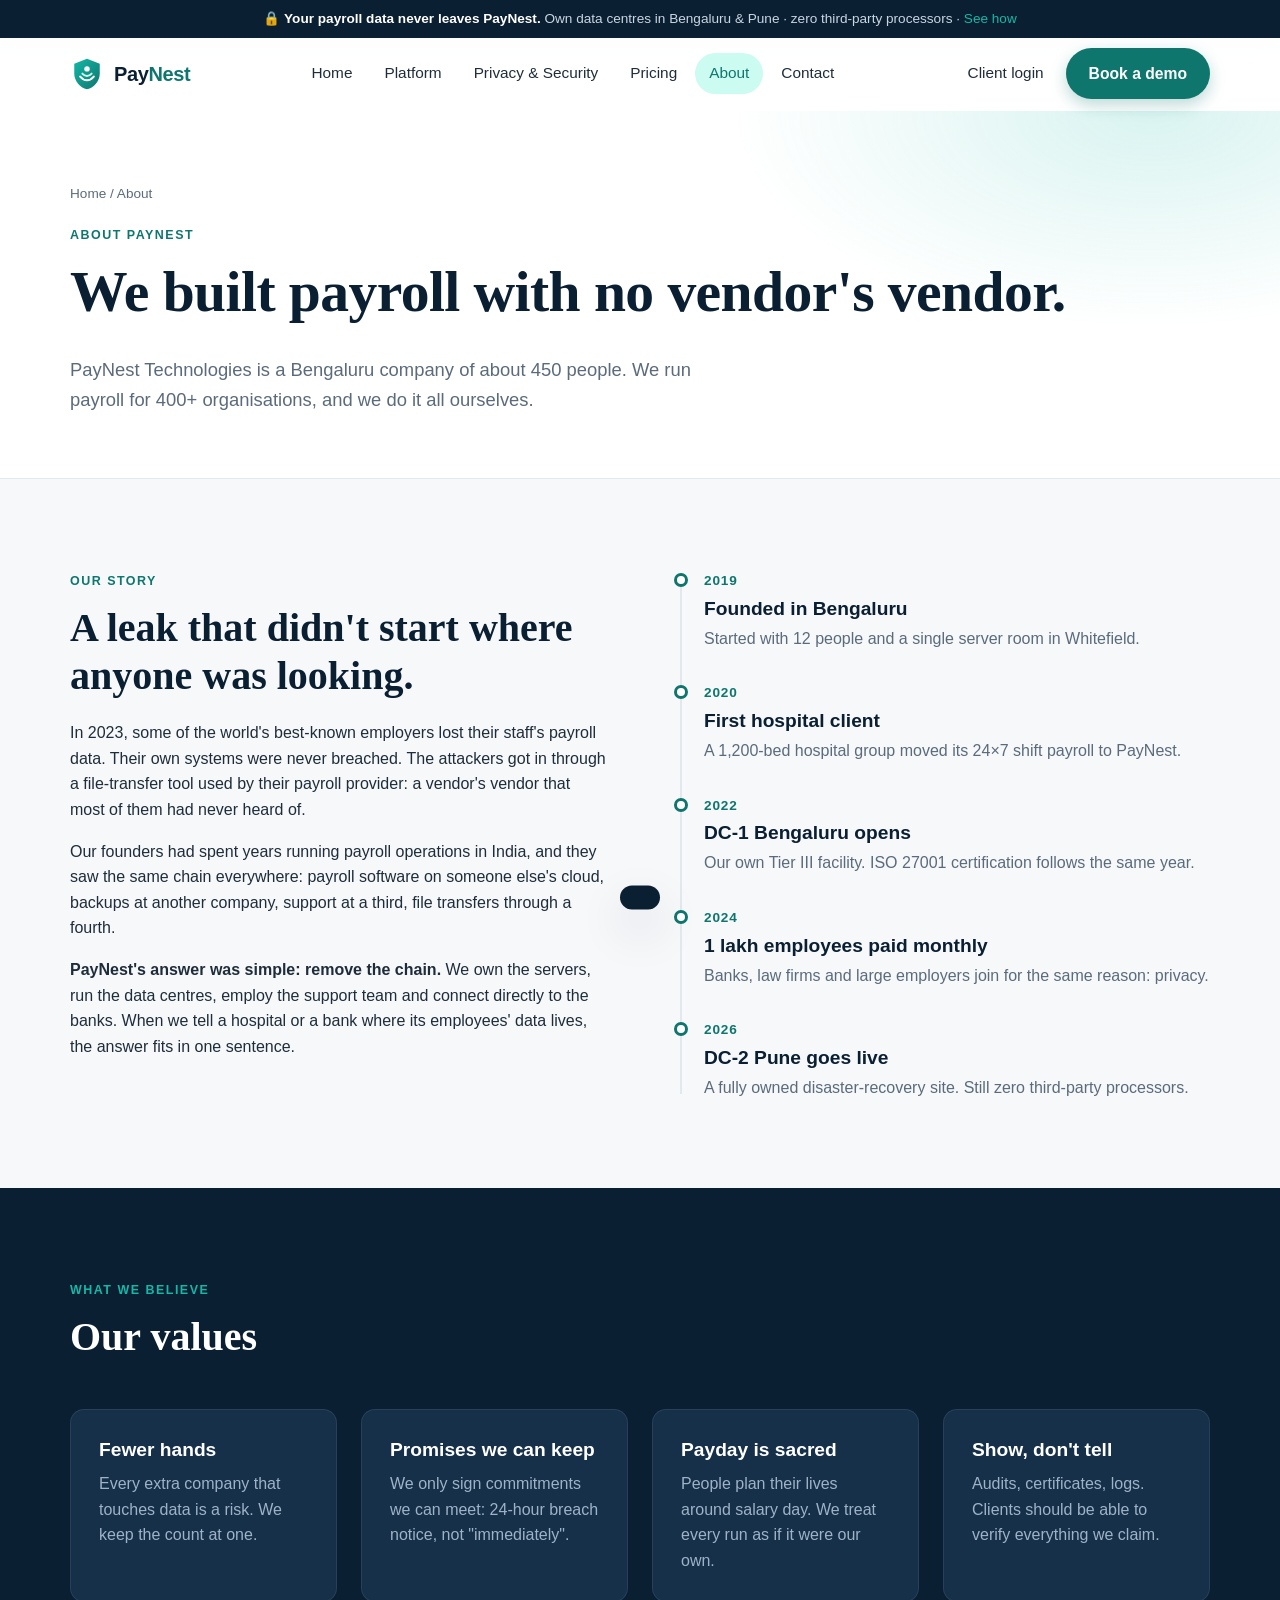
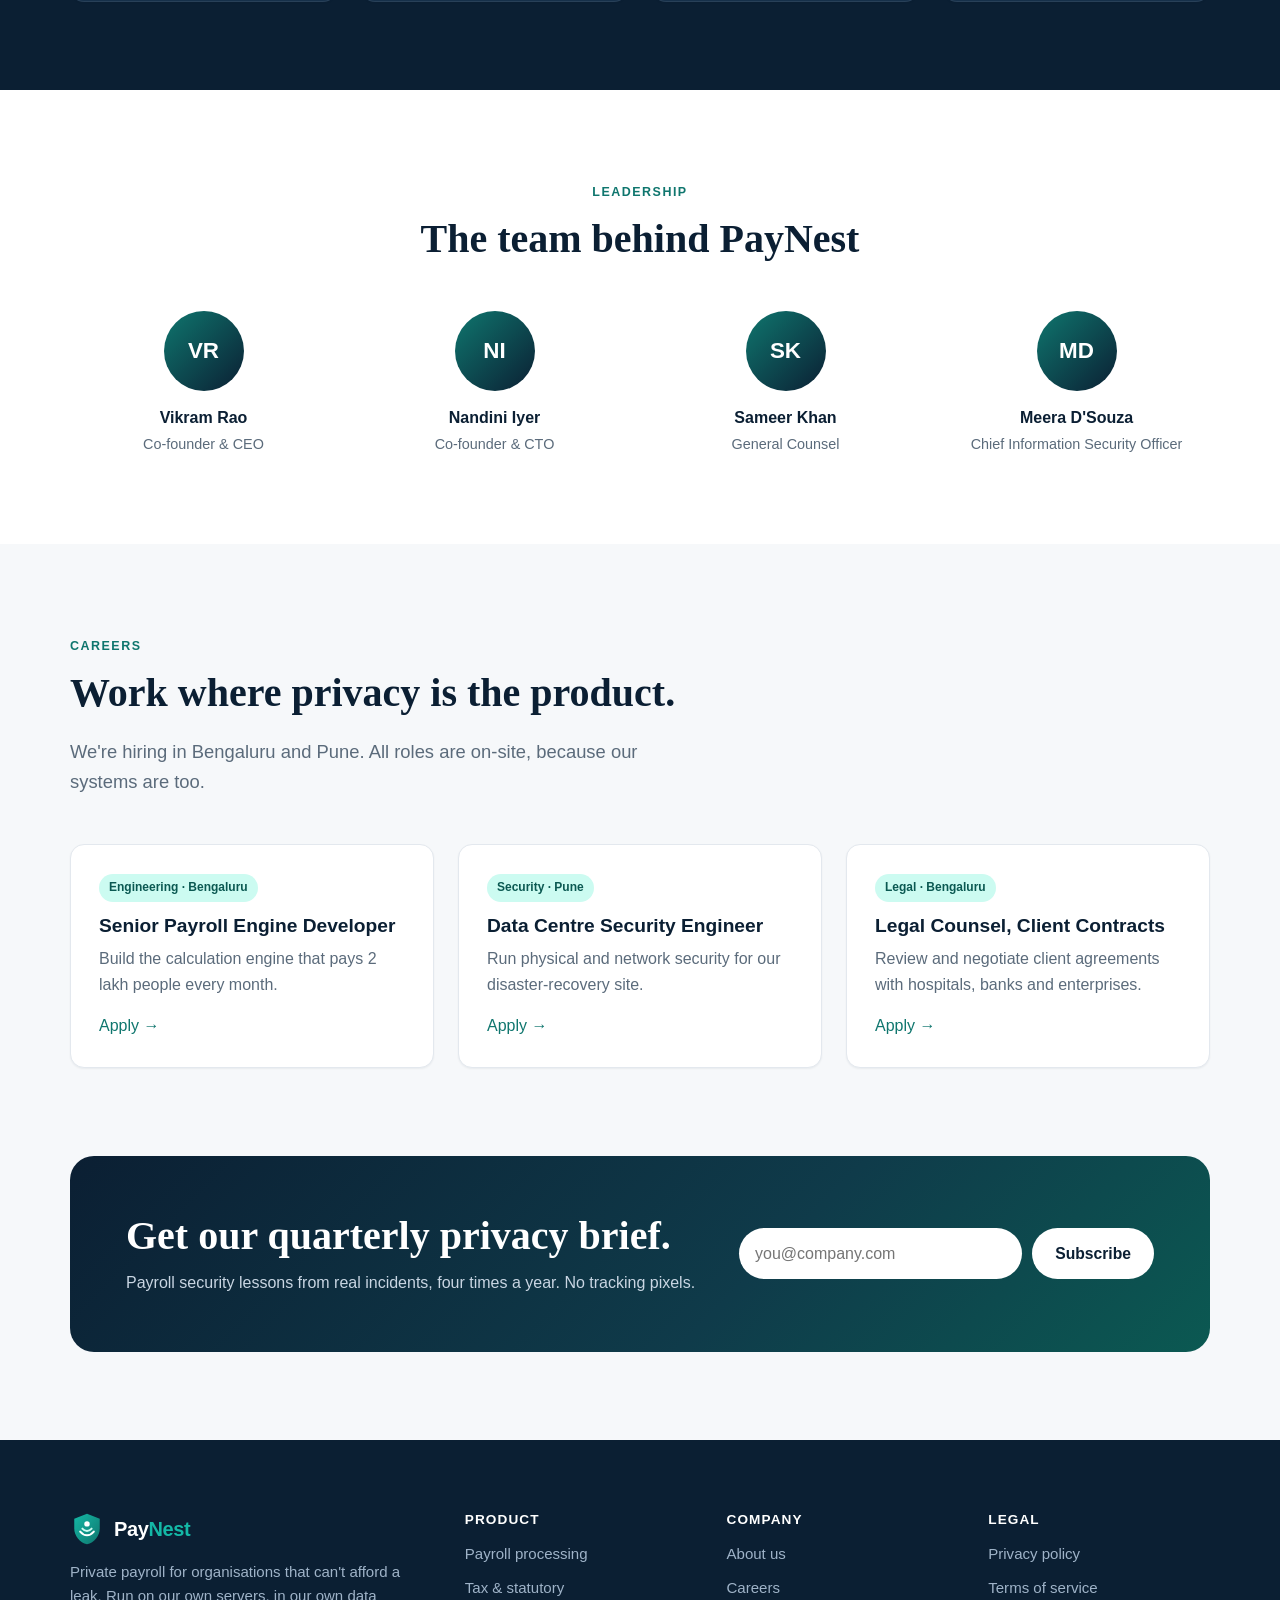
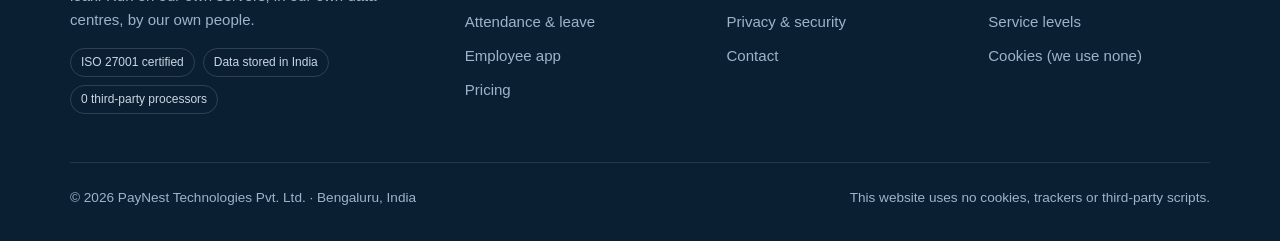
<file: website/about.html>
<!doctype html>
<html lang="en">
<head>
  <meta charset="utf-8">
  <meta name="viewport" content="width=device-width, initial-scale=1">
  <title>About — PayNest Technologies</title>
  <meta name="description" content="PayNest was founded in Bengaluru to remove the vendor chain from payroll. Our story, values, leadership and careers.">
  <link rel="icon" href="data:image/svg+xml,%3Csvg xmlns='http://www.w3.org/2000/svg' viewBox='0 0 40 40'%3E%3Cpath d='M20 2 35 8v11c0 9.4-6.4 16.6-15 19-8.6-2.4-15-9.6-15-19V8z' fill='%230f766e'/%3E%3Ccircle cx='20' cy='15' r='4' fill='white'/%3E%3C/svg%3E">
  <link rel="stylesheet" href="assets/css/styles.css">
  <script src="assets/js/main.js" defer></script>
</head>
<body data-page="about">
  <a class="skip-link" href="#main">Skip to content</a>
  <div id="site-header"></div>

  <main id="main">
    <section class="page-hero">
      <div class="container">
        <div class="breadcrumb"><a href="index.html">Home</a> / About</div>
        <span class="eyebrow">About PayNest</span>
        <h1>We built payroll with no vendor's vendor.</h1>
        <p class="lead">PayNest Technologies is a Bengaluru company of about 450 people. We run payroll for 400+ organisations, and we do it all ourselves.</p>
      </div>
    </section>

    <section class="section">
      <div class="container split" style="align-items:start">
        <div class="reveal">
          <span class="eyebrow">Our story</span>
          <h2>A leak that didn't start where anyone was looking.</h2>
          <p>In 2023, some of the world's best-known employers lost their staff's payroll data. Their own systems were never breached. The attackers got in through a file-transfer tool used by their payroll provider: a vendor's vendor that most of them had never heard of.</p>
          <p>Our founders had spent years running payroll operations in India, and they saw the same chain everywhere: payroll software on someone else's cloud, backups at another company, support at a third, file transfers through a fourth.</p>
          <p><strong>PayNest's answer was simple: remove the chain.</strong> We own the servers, run the data centres, employ the support team and connect directly to the banks. When we tell a hospital or a bank where its employees' data lives, the answer fits in one sentence.</p>
        </div>
        <div class="reveal">
          <div class="timeline">
            <div class="timeline__item"><strong>2019</strong><h3>Founded in Bengaluru</h3><p>Started with 12 people and a single server room in Whitefield.</p></div>
            <div class="timeline__item"><strong>2020</strong><h3>First hospital client</h3><p>A 1,200-bed hospital group moved its 24×7 shift payroll to PayNest.</p></div>
            <div class="timeline__item"><strong>2022</strong><h3>DC-1 Bengaluru opens</h3><p>Our own Tier III facility. ISO 27001 certification follows the same year.</p></div>
            <div class="timeline__item"><strong>2024</strong><h3>1 lakh employees paid monthly</h3><p>Banks, law firms and large employers join for the same reason: privacy.</p></div>
            <div class="timeline__item"><strong>2026</strong><h3>DC-2 Pune goes live</h3><p>A fully owned disaster-recovery site. Still zero third-party processors.</p></div>
          </div>
        </div>
      </div>
    </section>

    <section class="section section--dark">
      <div class="container">
        <div class="section-head reveal">
          <span class="eyebrow">What we believe</span>
          <h2>Our values</h2>
        </div>
        <div class="grid grid--4">
          <div class="card card--dark reveal"><h3>Fewer hands</h3><p>Every extra company that touches data is a risk. We keep the count at one.</p></div>
          <div class="card card--dark reveal"><h3>Promises we can keep</h3><p>We only sign commitments we can meet: 24-hour breach notice, not "immediately".</p></div>
          <div class="card card--dark reveal"><h3>Payday is sacred</h3><p>People plan their lives around salary day. We treat every run as if it were our own.</p></div>
          <div class="card card--dark reveal"><h3>Show, don't tell</h3><p>Audits, certificates, logs. Clients should be able to verify everything we claim.</p></div>
        </div>
      </div>
    </section>

    <section class="section section--white">
      <div class="container">
        <div class="section-head center reveal">
          <span class="eyebrow">Leadership</span>
          <h2>The team behind PayNest</h2>
        </div>
        <div class="grid grid--4">
          <div class="person reveal"><div class="avatar">VR</div><strong>Vikram Rao</strong><span>Co-founder &amp; CEO</span></div>
          <div class="person reveal"><div class="avatar">NI</div><strong>Nandini Iyer</strong><span>Co-founder &amp; CTO</span></div>
          <div class="person reveal"><div class="avatar">SK</div><strong>Sameer Khan</strong><span>General Counsel</span></div>
          <div class="person reveal"><div class="avatar">MD</div><strong>Meera D'Souza</strong><span>Chief Information Security Officer</span></div>
        </div>
      </div>
    </section>

    <section class="section" id="careers">
      <div class="container">
        <div class="section-head reveal">
          <span class="eyebrow">Careers</span>
          <h2>Work where privacy is the product.</h2>
          <p class="lead">We're hiring in Bengaluru and Pune. All roles are on-site, because our systems are too.</p>
        </div>
        <div class="grid grid--3">
          <div class="card reveal"><span class="badge badge--info">Engineering · Bengaluru</span><h3 style="margin-top:12px">Senior Payroll Engine Developer</h3><p>Build the calculation engine that pays 2 lakh people every month.</p><p style="margin-top:16px"><a href="#" data-toast="Thanks! Send your CV to careers@paynest.example quoting ENG-114.">Apply →</a></p></div>
          <div class="card reveal"><span class="badge badge--info">Security · Pune</span><h3 style="margin-top:12px">Data Centre Security Engineer</h3><p>Run physical and network security for our disaster-recovery site.</p><p style="margin-top:16px"><a href="#" data-toast="Thanks! Send your CV to careers@paynest.example quoting SEC-207.">Apply →</a></p></div>
          <div class="card reveal"><span class="badge badge--info">Legal · Bengaluru</span><h3 style="margin-top:12px">Legal Counsel, Client Contracts</h3><p>Review and negotiate client agreements with hospitals, banks and enterprises.</p><p style="margin-top:16px"><a href="#" data-toast="Thanks! Send your CV to careers@paynest.example quoting LEG-031.">Apply →</a></p></div>
        </div>
      </div>
    </section>

    <section class="section--tight" style="padding:0 0 88px">
      <div class="container">
        <div class="cta reveal">
          <div>
            <h2>Get our quarterly privacy brief.</h2>
            <p>Payroll security lessons from real incidents, four times a year. No tracking pixels.</p>
          </div>
          <form data-inline style="display:flex;gap:10px;flex-wrap:wrap" novalidate>
            <label for="nl-email" class="sr-only">Email</label>
            <input id="nl-email" type="email" placeholder="you@company.com" required style="flex:1;min-width:200px;padding:12px 16px;border-radius:999px;border:0;font:inherit">
            <button class="btn btn--light" type="submit">Subscribe</button>
          </form>
        </div>
      </div>
    </section>
  </main>

  <div id="site-footer"></div>
</body>
</html>
</file>
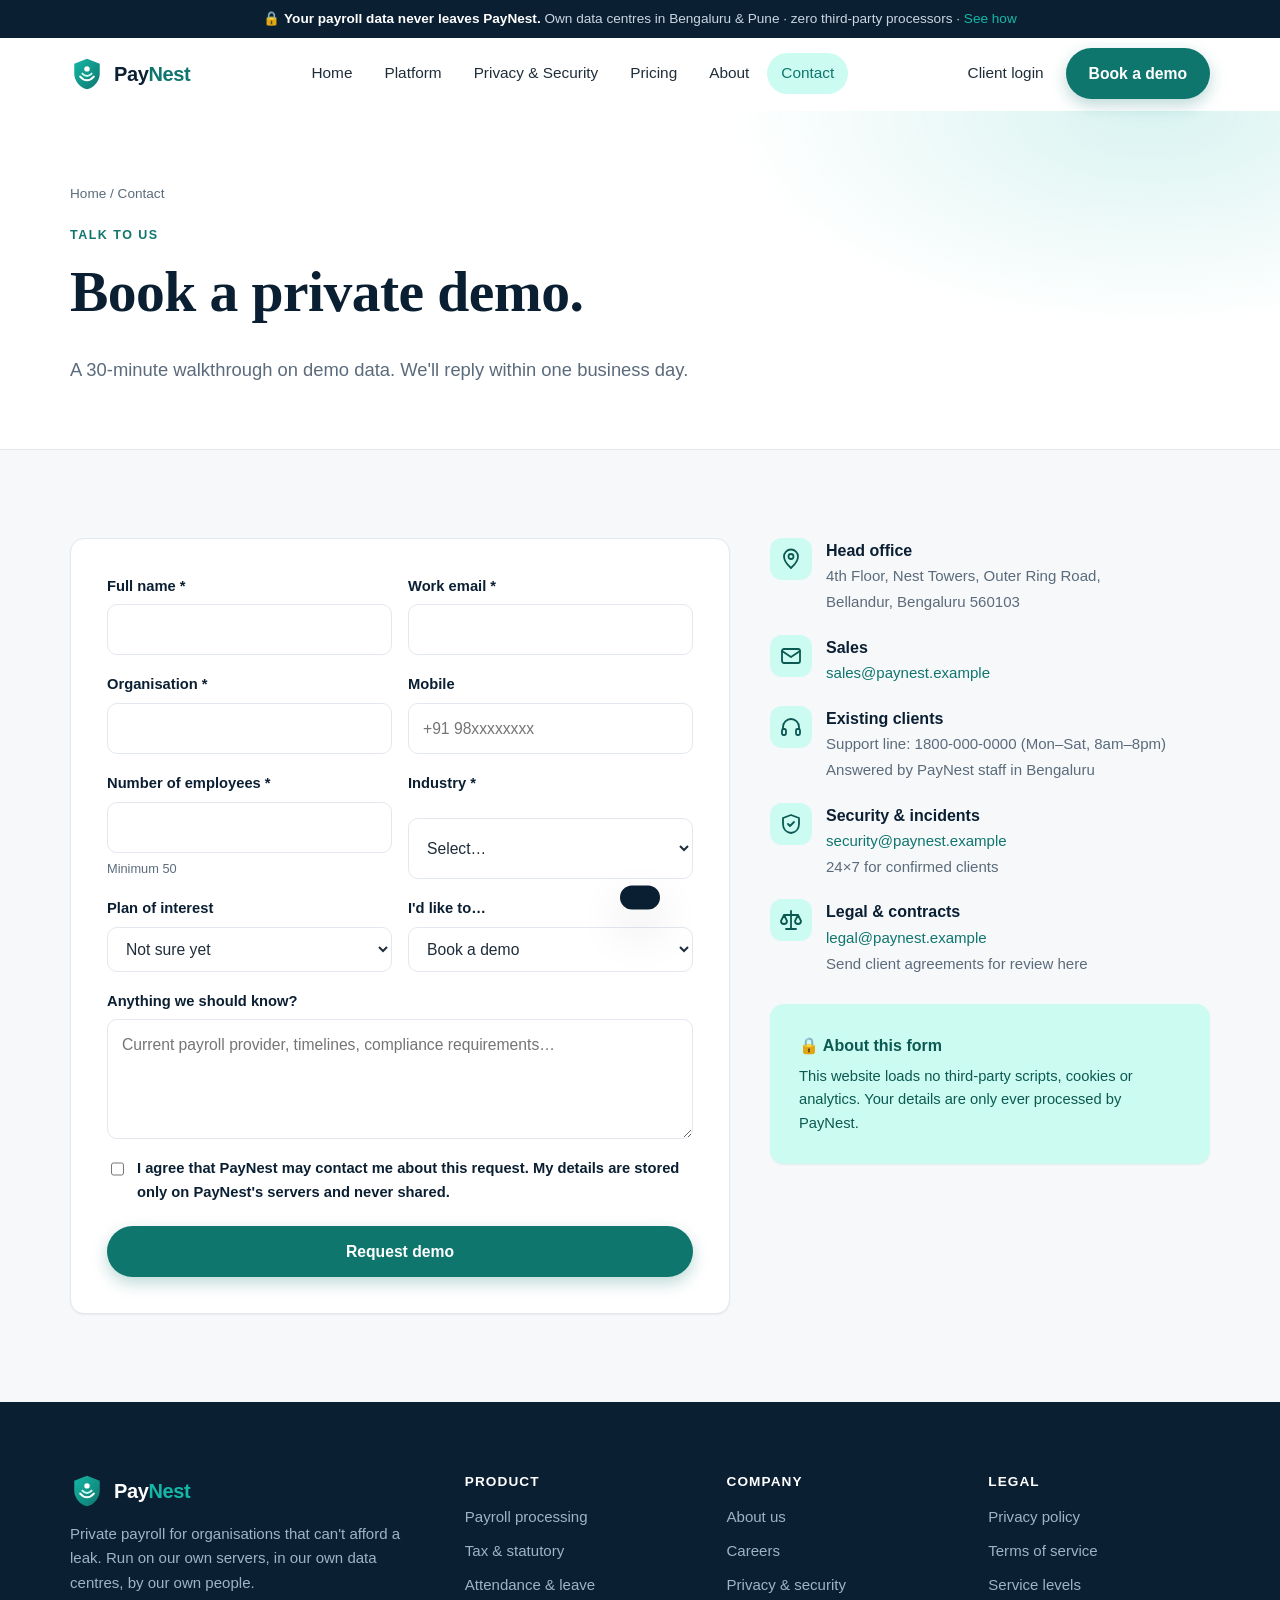
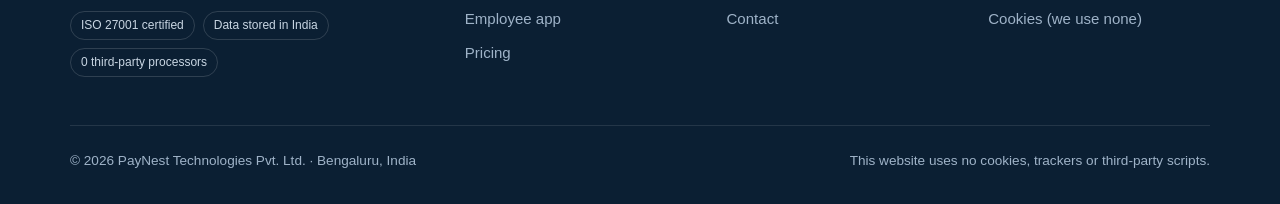
<file: website/contact.html>
<!doctype html>
<html lang="en">
<head>
  <meta charset="utf-8">
  <meta name="viewport" content="width=device-width, initial-scale=1">
  <title>Contact &amp; Demo — PayNest</title>
  <meta name="description" content="Book a private demo of PayNest payroll or contact our team in Bengaluru.">
  <link rel="icon" href="data:image/svg+xml,%3Csvg xmlns='http://www.w3.org/2000/svg' viewBox='0 0 40 40'%3E%3Cpath d='M20 2 35 8v11c0 9.4-6.4 16.6-15 19-8.6-2.4-15-9.6-15-19V8z' fill='%230f766e'/%3E%3Ccircle cx='20' cy='15' r='4' fill='white'/%3E%3C/svg%3E">
  <link rel="stylesheet" href="assets/css/styles.css">
  <script src="assets/js/main.js" defer></script>
</head>
<body data-page="contact">
  <a class="skip-link" href="#main">Skip to content</a>
  <div id="site-header"></div>

  <main id="main">
    <section class="page-hero">
      <div class="container">
        <div class="breadcrumb"><a href="index.html">Home</a> / Contact</div>
        <span class="eyebrow">Talk to us</span>
        <h1>Book a private demo.</h1>
        <p class="lead">A 30-minute walkthrough on demo data. We'll reply within one business day.</p>
      </div>
    </section>

    <section class="section">
      <div class="container contact-grid">
        <div class="card" style="padding:36px">
          <form id="demo-form" data-validate data-success="demo-success" novalidate>
            <div class="field-row">
              <div class="field">
                <label for="name">Full name *</label>
                <input id="name" name="name" type="text" autocomplete="name" required>
                <span class="error" aria-live="polite"></span>
              </div>
              <div class="field">
                <label for="email">Work email *</label>
                <input id="email" name="email" type="email" autocomplete="email" required data-work>
                <span class="error" aria-live="polite"></span>
              </div>
            </div>
            <div class="field-row">
              <div class="field">
                <label for="company">Organisation *</label>
                <input id="company" name="company" type="text" autocomplete="organization" required>
                <span class="error" aria-live="polite"></span>
              </div>
              <div class="field">
                <label for="phone">Mobile</label>
                <input id="phone" name="phone" type="tel" autocomplete="tel" placeholder="+91 98xxxxxxxx">
                <span class="error" aria-live="polite"></span>
              </div>
            </div>
            <div class="field-row">
              <div class="field">
                <label for="employees">Number of employees *</label>
                <input id="employees" name="employees" type="number" min="50" required>
                <span class="hint">Minimum 50</span>
                <span class="error" aria-live="polite"></span>
              </div>
              <div class="field">
                <label for="industry">Industry *</label>
                <select id="industry" name="industry" required>
                  <option value="">Select…</option>
                  <option>Hospital / healthcare</option>
                  <option>Bank / financial services</option>
                  <option>Law / professional services</option>
                  <option>IT / technology</option>
                  <option>Retail / manufacturing</option>
                  <option>Other</option>
                </select>
                <span class="error" aria-live="polite"></span>
              </div>
            </div>
            <div class="field-row">
              <div class="field">
                <label for="plan">Plan of interest</label>
                <select id="plan" name="plan">
                  <option value="">Not sure yet</option>
                  <option value="essential">Essential</option>
                  <option value="professional">Professional</option>
                  <option value="enterprise">Enterprise</option>
                </select>
              </div>
              <div class="field">
                <label for="topic">I'd like to…</label>
                <select id="topic" name="topic">
                  <option value="demo">Book a demo</option>
                  <option value="security">Get the security pack</option>
                  <option value="pricing">Get a formal quote</option>
                  <option value="other">Ask something else</option>
                </select>
              </div>
            </div>
            <div class="field">
              <label for="message">Anything we should know?</label>
              <textarea id="message" name="message" placeholder="Current payroll provider, timelines, compliance requirements…"></textarea>
            </div>
            <div class="check-field field" style="margin-bottom:22px">
              <label class="check"><input type="checkbox" id="consent" name="consent" required> I agree that PayNest may contact me about this request. My details are stored only on PayNest's servers and never shared.</label>
              <span class="error" aria-live="polite"></span>
            </div>
            <button class="btn btn--primary btn--block" type="submit">Request demo</button>
          </form>

          <div class="form-success" id="demo-success" aria-live="polite">
            <div class="form-success__icon"><svg viewBox="0 0 24 24" fill="none" stroke="currentColor" stroke-width="2.4" stroke-linecap="round" stroke-linejoin="round"><path d="M20 6 9 17l-5-5"/></svg></div>
            <h2 style="font-size:1.6rem">Thank you, <span data-name>there</span>.</h2>
            <p style="color:var(--muted)">Your request reference is <span class="ref" data-ref>PN-000000-0000</span>.<br>A PayNest specialist will contact you within one business day.</p>
            <button class="btn btn--ghost" type="button" data-reset-form="demo-form">Send another request</button>
          </div>
        </div>

        <aside>
          <ul class="info-list">
            <li>
              <div class="card__icon"><svg viewBox="0 0 24 24" fill="none" stroke="currentColor" stroke-width="1.8" stroke-linecap="round" stroke-linejoin="round"><path d="M12 21s-7-6.2-7-11.5a7 7 0 0 1 14 0C19 14.8 12 21 12 21z"/><circle cx="12" cy="9.5" r="2.5"/></svg></div>
              <div><strong>Head office</strong><span>4th Floor, Nest Towers, Outer Ring Road,<br>Bellandur, Bengaluru 560103</span></div>
            </li>
            <li>
              <div class="card__icon"><svg viewBox="0 0 24 24" fill="none" stroke="currentColor" stroke-width="1.8" stroke-linecap="round" stroke-linejoin="round"><rect x="3" y="5" width="18" height="14" rx="2"/><path d="m3 7 9 6 9-6"/></svg></div>
              <div><strong>Sales</strong><span><a href="mailto:sales@paynest.example">sales@paynest.example</a></span></div>
            </li>
            <li>
              <div class="card__icon"><svg viewBox="0 0 24 24" fill="none" stroke="currentColor" stroke-width="1.8" stroke-linecap="round" stroke-linejoin="round"><path d="M4 14v-2a8 8 0 0 1 16 0v2"/><rect x="3" y="14" width="4" height="6" rx="1.5"/><rect x="17" y="14" width="4" height="6" rx="1.5"/></svg></div>
              <div><strong>Existing clients</strong><span>Support line: 1800-000-0000 (Mon–Sat, 8am–8pm)<br>Answered by PayNest staff in Bengaluru</span></div>
            </li>
            <li>
              <div class="card__icon"><svg viewBox="0 0 24 24" fill="none" stroke="currentColor" stroke-width="1.8" stroke-linecap="round" stroke-linejoin="round"><path d="M12 3 4 6v6c0 5 3.4 8.4 8 9 4.6-.6 8-4 8-9V6z"/><path d="m9 12 2 2 4-4"/></svg></div>
              <div><strong>Security &amp; incidents</strong><span><a href="mailto:security@paynest.example">security@paynest.example</a><br>24×7 for confirmed clients</span></div>
            </li>
            <li>
              <div class="card__icon"><svg viewBox="0 0 24 24" fill="none" stroke="currentColor" stroke-width="1.8" stroke-linecap="round" stroke-linejoin="round"><path d="M12 3v18M7 21h10M5 7h14M5 7l-3 6a3 3 0 0 0 6 0zM19 7l-3 6a3 3 0 0 0 6 0z"/></svg></div>
              <div><strong>Legal &amp; contracts</strong><span><a href="mailto:legal@paynest.example">legal@paynest.example</a><br>Send client agreements for review here</span></div>
            </li>
          </ul>
          <div class="card" style="margin-top:28px;background:var(--brand-light);border-color:transparent">
            <strong style="color:var(--brand-dark)">🔒 About this form</strong>
            <p style="color:var(--brand-dark);margin-top:6px;font-size:.92rem">This website loads no third-party scripts, cookies or analytics. Your details are only ever processed by PayNest.</p>
          </div>
        </aside>
      </div>
    </section>
  </main>

  <div id="site-footer"></div>
</body>
</html>
</file>
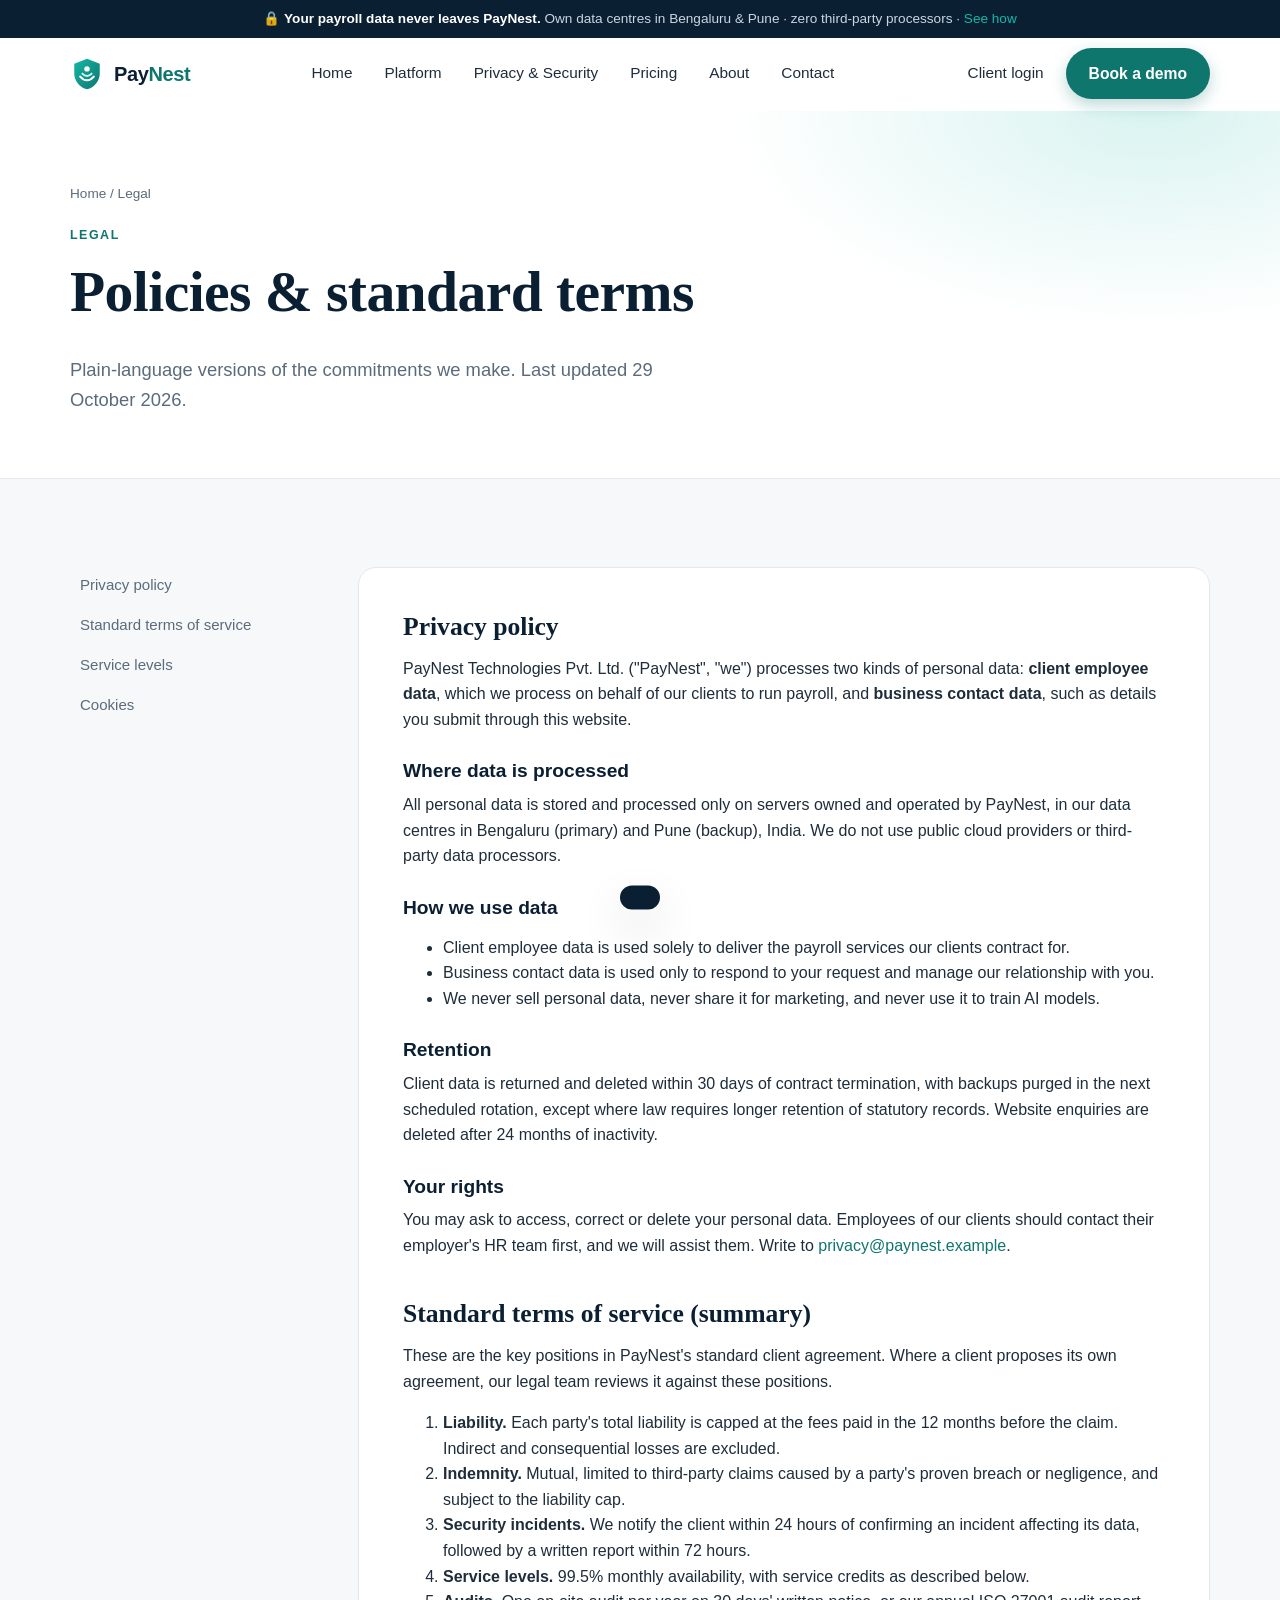
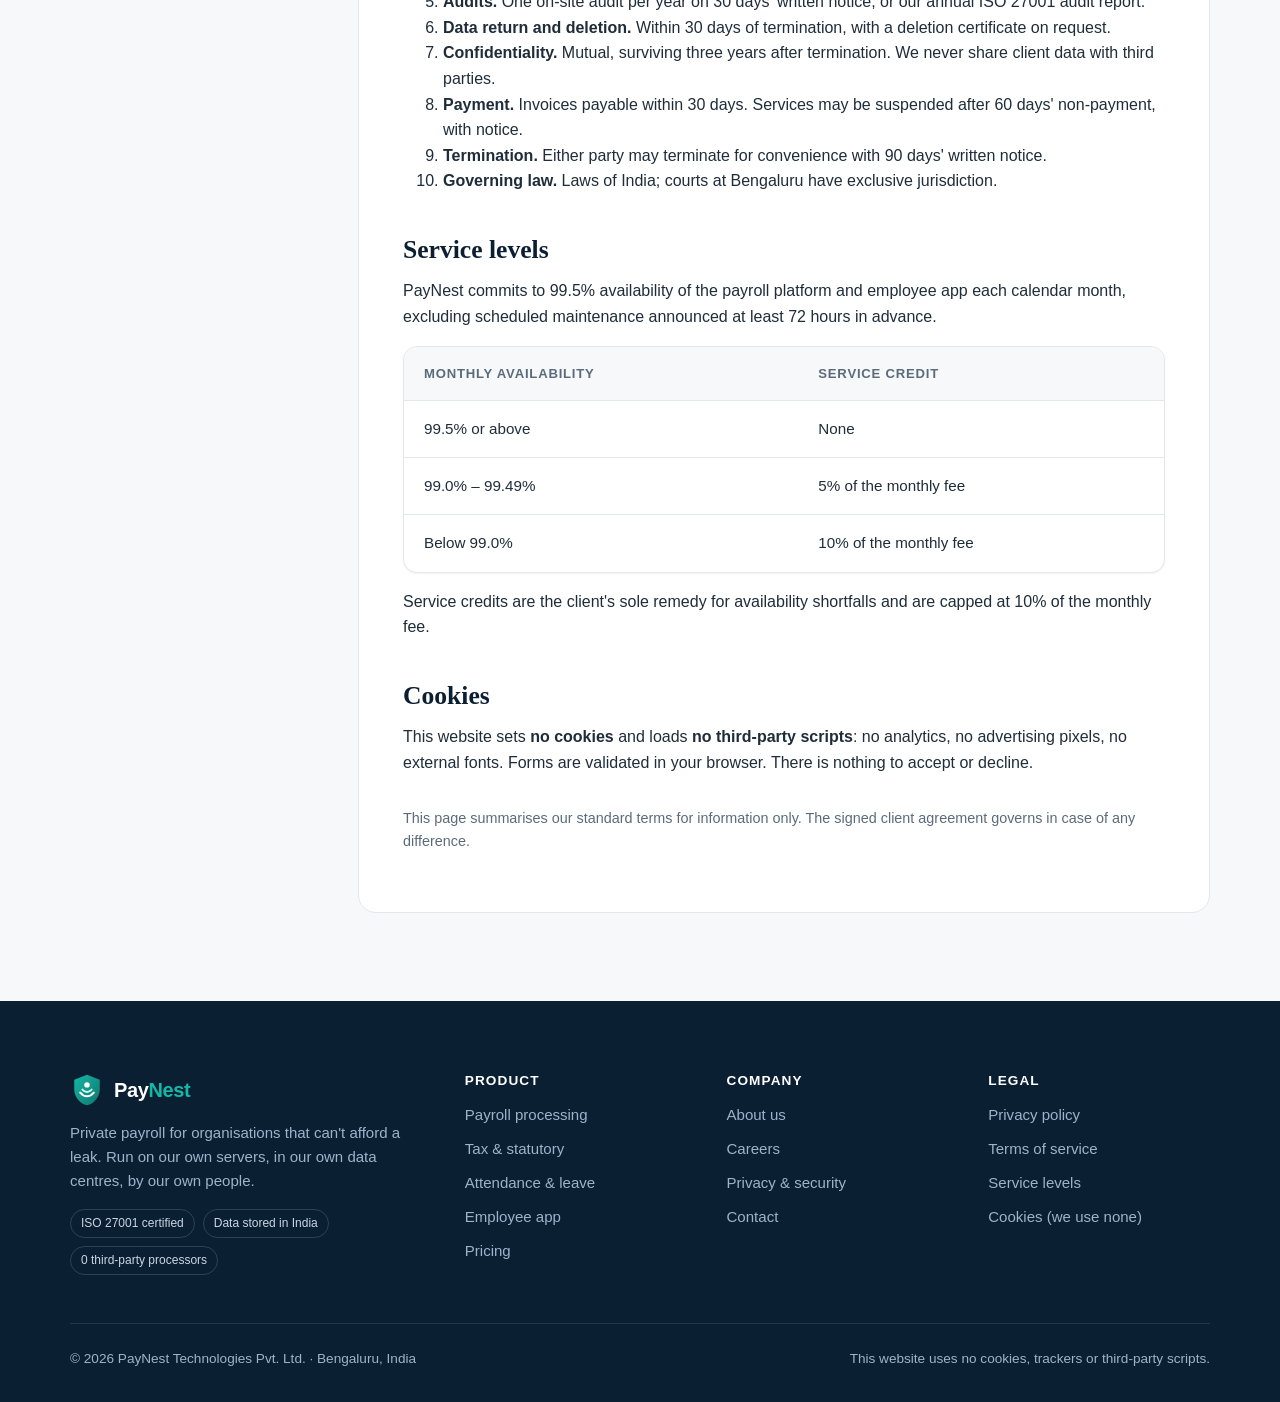
<file: website/legal.html>
<!doctype html>
<html lang="en">
<head>
  <meta charset="utf-8">
  <meta name="viewport" content="width=device-width, initial-scale=1">
  <title>Legal — PayNest Technologies</title>
  <meta name="description" content="PayNest privacy policy, standard terms of service, service levels and cookie policy.">
  <link rel="icon" href="data:image/svg+xml,%3Csvg xmlns='http://www.w3.org/2000/svg' viewBox='0 0 40 40'%3E%3Cpath d='M20 2 35 8v11c0 9.4-6.4 16.6-15 19-8.6-2.4-15-9.6-15-19V8z' fill='%230f766e'/%3E%3Ccircle cx='20' cy='15' r='4' fill='white'/%3E%3C/svg%3E">
  <link rel="stylesheet" href="assets/css/styles.css">
  <script src="assets/js/main.js" defer></script>
</head>
<body data-page="legal">
  <a class="skip-link" href="#main">Skip to content</a>
  <div id="site-header"></div>

  <main id="main">
    <section class="page-hero">
      <div class="container">
        <div class="breadcrumb"><a href="index.html">Home</a> / Legal</div>
        <span class="eyebrow">Legal</span>
        <h1>Policies &amp; standard terms</h1>
        <p class="lead">Plain-language versions of the commitments we make. Last updated 29 October 2026.</p>
      </div>
    </section>

    <section class="section">
      <div class="container legal">
        <nav aria-label="Legal sections">
          <a href="#privacy">Privacy policy</a>
          <a href="#terms">Standard terms of service</a>
          <a href="#sla">Service levels</a>
          <a href="#cookies">Cookies</a>
        </nav>

        <article>
          <h2 id="privacy">Privacy policy</h2>
          <p>PayNest Technologies Pvt. Ltd. ("PayNest", "we") processes two kinds of personal data: <strong>client employee data</strong>, which we process on behalf of our clients to run payroll, and <strong>business contact data</strong>, such as details you submit through this website.</p>
          <h3>Where data is processed</h3>
          <p>All personal data is stored and processed only on servers owned and operated by PayNest, in our data centres in Bengaluru (primary) and Pune (backup), India. We do not use public cloud providers or third-party data processors.</p>
          <h3>How we use data</h3>
          <ul>
            <li>Client employee data is used solely to deliver the payroll services our clients contract for.</li>
            <li>Business contact data is used only to respond to your request and manage our relationship with you.</li>
            <li>We never sell personal data, never share it for marketing, and never use it to train AI models.</li>
          </ul>
          <h3>Retention</h3>
          <p>Client data is returned and deleted within 30 days of contract termination, with backups purged in the next scheduled rotation, except where law requires longer retention of statutory records. Website enquiries are deleted after 24 months of inactivity.</p>
          <h3>Your rights</h3>
          <p>You may ask to access, correct or delete your personal data. Employees of our clients should contact their employer's HR team first, and we will assist them. Write to <a href="mailto:privacy@paynest.example">privacy@paynest.example</a>.</p>

          <h2 id="terms">Standard terms of service (summary)</h2>
          <p>These are the key positions in PayNest's standard client agreement. Where a client proposes its own agreement, our legal team reviews it against these positions.</p>
          <ol>
            <li><strong>Liability.</strong> Each party's total liability is capped at the fees paid in the 12 months before the claim. Indirect and consequential losses are excluded.</li>
            <li><strong>Indemnity.</strong> Mutual, limited to third-party claims caused by a party's proven breach or negligence, and subject to the liability cap.</li>
            <li><strong>Security incidents.</strong> We notify the client within 24 hours of confirming an incident affecting its data, followed by a written report within 72 hours.</li>
            <li><strong>Service levels.</strong> 99.5% monthly availability, with service credits as described below.</li>
            <li><strong>Audits.</strong> One on-site audit per year on 30 days' written notice, or our annual ISO 27001 audit report.</li>
            <li><strong>Data return and deletion.</strong> Within 30 days of termination, with a deletion certificate on request.</li>
            <li><strong>Confidentiality.</strong> Mutual, surviving three years after termination. We never share client data with third parties.</li>
            <li><strong>Payment.</strong> Invoices payable within 30 days. Services may be suspended after 60 days' non-payment, with notice.</li>
            <li><strong>Termination.</strong> Either party may terminate for convenience with 90 days' written notice.</li>
            <li><strong>Governing law.</strong> Laws of India; courts at Bengaluru have exclusive jurisdiction.</li>
          </ol>

          <h2 id="sla">Service levels</h2>
          <p>PayNest commits to 99.5% availability of the payroll platform and employee app each calendar month, excluding scheduled maintenance announced at least 72 hours in advance.</p>
          <div class="table-wrap" style="margin:16px 0">
            <table class="compare" style="min-width:0">
              <thead><tr><th>Monthly availability</th><th>Service credit</th></tr></thead>
              <tbody>
                <tr><td>99.5% or above</td><td>None</td></tr>
                <tr><td>99.0% – 99.49%</td><td>5% of the monthly fee</td></tr>
                <tr><td>Below 99.0%</td><td>10% of the monthly fee</td></tr>
              </tbody>
            </table>
          </div>
          <p>Service credits are the client's sole remedy for availability shortfalls and are capped at 10% of the monthly fee.</p>

          <h2 id="cookies">Cookies</h2>
          <p>This website sets <strong>no cookies</strong> and loads <strong>no third-party scripts</strong>: no analytics, no advertising pixels, no external fonts. Forms are validated in your browser. There is nothing to accept or decline.</p>
          <p style="color:var(--muted);font-size:.9rem;margin-top:32px">This page summarises our standard terms for information only. The signed client agreement governs in case of any difference.</p>
        </article>
      </div>
    </section>
  </main>

  <div id="site-footer"></div>
</body>
</html>
</file>
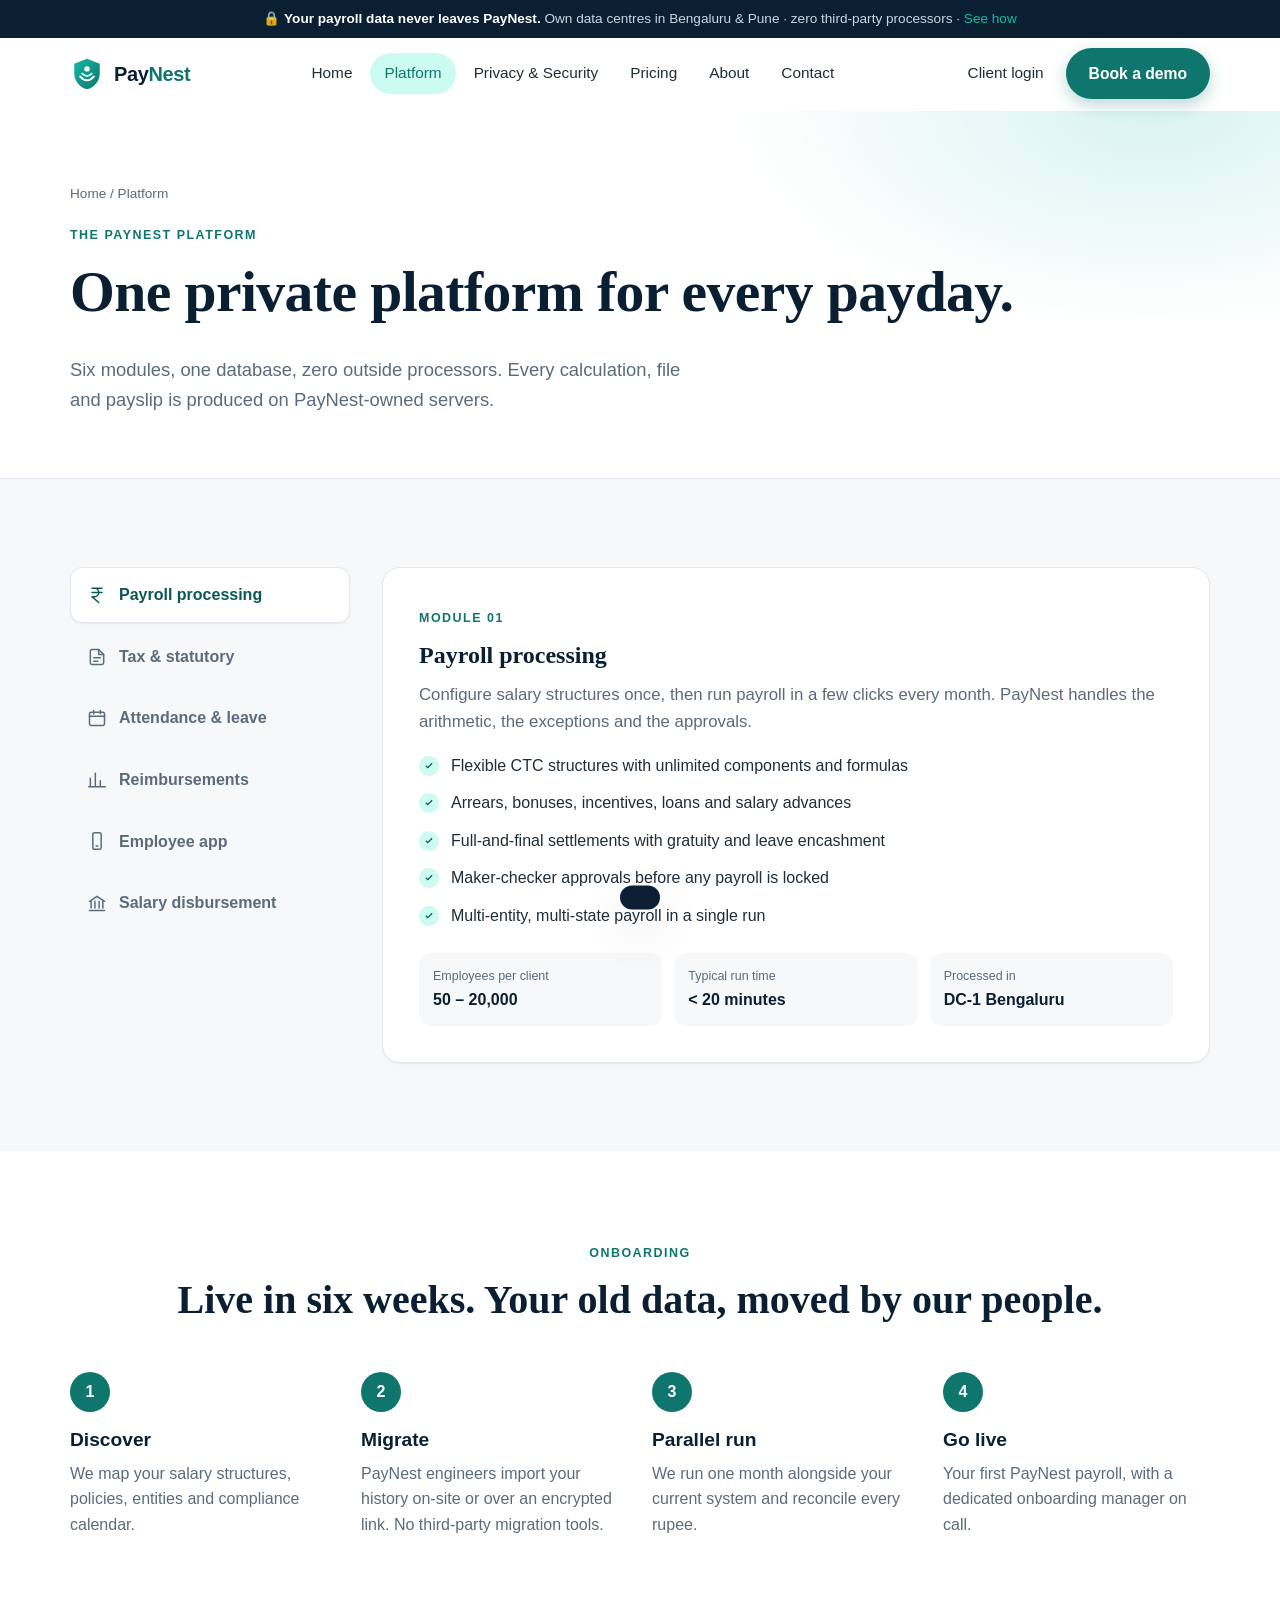
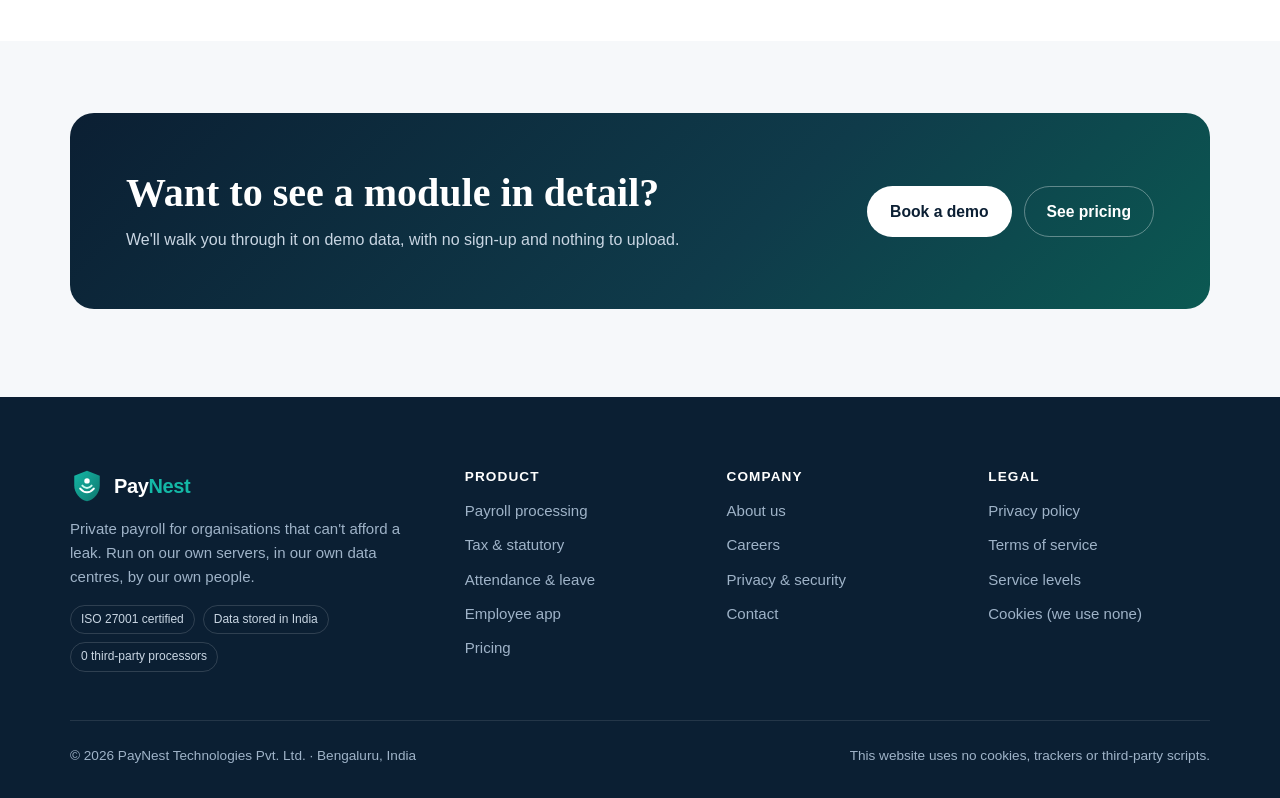
<file: website/platform.html>
<!doctype html>
<html lang="en">
<head>
  <meta charset="utf-8">
  <meta name="viewport" content="width=device-width, initial-scale=1">
  <title>Platform — PayNest private payroll</title>
  <meta name="description" content="Payroll processing, tax and statutory filings, attendance, reimbursements, employee app and direct bank disbursement, all on PayNest's own infrastructure.">
  <link rel="icon" href="data:image/svg+xml,%3Csvg xmlns='http://www.w3.org/2000/svg' viewBox='0 0 40 40'%3E%3Cpath d='M20 2 35 8v11c0 9.4-6.4 16.6-15 19-8.6-2.4-15-9.6-15-19V8z' fill='%230f766e'/%3E%3Ccircle cx='20' cy='15' r='4' fill='white'/%3E%3C/svg%3E">
  <link rel="stylesheet" href="assets/css/styles.css">
  <script src="assets/js/main.js" defer></script>
</head>
<body data-page="platform">
  <a class="skip-link" href="#main">Skip to content</a>
  <div id="site-header"></div>

  <main id="main">
    <section class="page-hero">
      <div class="container">
        <div class="breadcrumb"><a href="index.html">Home</a> / Platform</div>
        <span class="eyebrow">The PayNest platform</span>
        <h1>One private platform for every payday.</h1>
        <p class="lead">Six modules, one database, zero outside processors. Every calculation, file and payslip is produced on PayNest-owned servers.</p>
      </div>
    </section>

    <section class="section">
      <div class="container tabs" data-tabs>
        <div class="tabs__list" role="tablist" aria-label="Platform modules" aria-orientation="vertical">
          <button class="tabs__btn" role="tab" id="t-payroll" aria-controls="p-payroll" data-hash="payroll">
            <svg viewBox="0 0 24 24" fill="none" stroke="currentColor" stroke-width="1.8" stroke-linecap="round" stroke-linejoin="round"><path d="M6 4h12M6 9h12M6 4h3a5 5 0 0 1 0 10H6l8 7"/></svg>Payroll processing</button>
          <button class="tabs__btn" role="tab" id="t-tax" aria-controls="p-tax" data-hash="tax">
            <svg viewBox="0 0 24 24" fill="none" stroke="currentColor" stroke-width="1.8" stroke-linecap="round" stroke-linejoin="round"><path d="M14 3H6a2 2 0 0 0-2 2v14a2 2 0 0 0 2 2h12a2 2 0 0 0 2-2V9z"/><path d="M14 3v6h6M8 13h8M8 17h5"/></svg>Tax &amp; statutory</button>
          <button class="tabs__btn" role="tab" id="t-attendance" aria-controls="p-attendance" data-hash="attendance">
            <svg viewBox="0 0 24 24" fill="none" stroke="currentColor" stroke-width="1.8" stroke-linecap="round" stroke-linejoin="round"><rect x="3" y="5" width="18" height="16" rx="2"/><path d="M3 10h18M8 3v4M16 3v4"/></svg>Attendance &amp; leave</button>
          <button class="tabs__btn" role="tab" id="t-reimb" aria-controls="p-reimbursements" data-hash="reimbursements">
            <svg viewBox="0 0 24 24" fill="none" stroke="currentColor" stroke-width="1.8" stroke-linecap="round" stroke-linejoin="round"><path d="M4 20V10M10 20V4M16 20v-7M22 20H2"/></svg>Reimbursements</button>
          <button class="tabs__btn" role="tab" id="t-self" aria-controls="p-selfservice" data-hash="selfservice">
            <svg viewBox="0 0 24 24" fill="none" stroke="currentColor" stroke-width="1.8" stroke-linecap="round" stroke-linejoin="round"><rect x="7" y="2" width="10" height="20" rx="2"/><path d="M11 18h2"/></svg>Employee app</button>
          <button class="tabs__btn" role="tab" id="t-disb" aria-controls="p-disbursement" data-hash="disbursement">
            <svg viewBox="0 0 24 24" fill="none" stroke="currentColor" stroke-width="1.8" stroke-linecap="round" stroke-linejoin="round"><path d="M3 10 12 4l9 6M5 10v8M9.5 10v8M14.5 10v8M19 10v8M3 21h18"/></svg>Salary disbursement</button>
        </div>

        <div>
          <div class="tabs__panel" role="tabpanel" id="p-payroll" aria-labelledby="t-payroll" tabindex="0">
            <span class="eyebrow">Module 01</span>
            <h3>Payroll processing</h3>
            <p>Configure salary structures once, then run payroll in a few clicks every month. PayNest handles the arithmetic, the exceptions and the approvals.</p>
            <ul class="checklist">
              <li>Flexible CTC structures with unlimited components and formulas</li>
              <li>Arrears, bonuses, incentives, loans and salary advances</li>
              <li>Full-and-final settlements with gratuity and leave encashment</li>
              <li>Maker-checker approvals before any payroll is locked</li>
              <li>Multi-entity, multi-state payroll in a single run</li>
            </ul>
            <div class="kv">
              <div><small>Employees per client</small><strong>50 – 20,000</strong></div>
              <div><small>Typical run time</small><strong>&lt; 20 minutes</strong></div>
              <div><small>Processed in</small><strong>DC-1 Bengaluru</strong></div>
            </div>
          </div>

          <div class="tabs__panel" role="tabpanel" id="p-tax" aria-labelledby="t-tax" tabindex="0" hidden>
            <span class="eyebrow">Module 02</span>
            <h3>Tax &amp; statutory compliance</h3>
            <p>Every deduction calculated correctly and every challan and return ready before the due date, with a full audit trail of who approved what.</p>
            <ul class="checklist">
              <li>TDS under old and new tax regimes, with investment declarations and proof verification</li>
              <li>Form 16, Form 24Q and quarterly TDS returns</li>
              <li>PF and ESI computation, ECR files and challans</li>
              <li>Professional tax and labour welfare fund across states</li>
              <li>Compliance calendar with reminders to your HR team</li>
            </ul>
            <div class="kv">
              <div><small>States covered</small><strong>All Indian states</strong></div>
              <div><small>On-time filing rate</small><strong>99.8%</strong></div>
              <div><small>Records kept</small><strong>8 years</strong></div>
            </div>
          </div>

          <div class="tabs__panel" role="tabpanel" id="p-attendance" aria-labelledby="t-attendance" tabindex="0" hidden>
            <span class="eyebrow">Module 03</span>
            <h3>Attendance &amp; leave</h3>
            <p>From 9-to-5 offices to 24×7 hospital wards, PayNest turns attendance into accurate pay without spreadsheets.</p>
            <ul class="checklist">
              <li>Rotating shifts, night allowances and overtime rules</li>
              <li>Imports from on-premise biometric devices over your own network</li>
              <li>Leave policies per location, grade and employee type</li>
              <li>Regularisation and approval workflows for managers</li>
            </ul>
            <div class="kv">
              <div><small>Shift patterns</small><strong>Unlimited</strong></div>
              <div><small>Biometric sync</small><strong>On-premise only</strong></div>
              <div><small>Payroll cut-off</small><strong>Configurable</strong></div>
            </div>
          </div>

          <div class="tabs__panel" role="tabpanel" id="p-reimbursements" aria-labelledby="t-reimb" tabindex="0" hidden>
            <span class="eyebrow">Module 04</span>
            <h3>Reimbursements</h3>
            <p>Employees submit claims with receipts; managers approve; finance pays with the next payroll. Receipts are stored on PayNest servers, never in a third-party file store.</p>
            <ul class="checklist">
              <li>Travel, meal, fuel, phone and internet claims</li>
              <li>Per-grade limits and policy checks at submission</li>
              <li>Tax-exempt flexible benefit plans</li>
              <li>Claims settled automatically in the payroll run</li>
            </ul>
            <div class="kv">
              <div><small>Approval levels</small><strong>Up to 4</strong></div>
              <div><small>Receipt storage</small><strong>PayNest DCs</strong></div>
              <div><small>Settlement</small><strong>With payroll</strong></div>
            </div>
          </div>

          <div class="tabs__panel" role="tabpanel" id="p-selfservice" aria-labelledby="t-self" tabindex="0" hidden>
            <span class="eyebrow">Module 05</span>
            <h3>Employee self-service app</h3>
            <p>Every employee gets secure access to their own pay information on web and mobile, so HR spends less time answering "where is my payslip?".</p>
            <ul class="checklist">
              <li>Monthly payslips and annual Form 16 downloads</li>
              <li>Tax declarations and investment proof upload</li>
              <li>Leave balance, applications and attendance view</li>
              <li>Two-factor login; sessions expire automatically</li>
              <li>Payroll queries answered by PayNest staff, not an outsourced desk</li>
            </ul>
            <div class="kv">
              <div><small>Platforms</small><strong>Web, Android, iOS</strong></div>
              <div><small>Hosted on</small><strong>PayNest servers</strong></div>
              <div><small>Languages</small><strong>English, Hindi, Kannada</strong></div>
            </div>
          </div>

          <div class="tabs__panel" role="tabpanel" id="p-disbursement" aria-labelledby="t-disb" tabindex="0" hidden>
            <span class="eyebrow">Module 06</span>
            <h3>Salary disbursement</h3>
            <p>Once payroll is approved, PayNest generates the bank file and sends it straight to your bank over an encrypted host-to-host link. No email attachments, no file-transfer vendors.</p>
            <ul class="checklist">
              <li>Direct host-to-host integration with major Indian banks</li>
              <li>Files encrypted at rest and in transit</li>
              <li>Bank acknowledgement and failed-credit tracking</li>
              <li>Dual approval before any file leaves PayNest</li>
            </ul>
            <div class="kv">
              <div><small>Integration</small><strong>Host-to-host</strong></div>
              <div><small>Middlemen</small><strong>None</strong></div>
              <div><small>Approvals</small><strong>Dual control</strong></div>
            </div>
          </div>
        </div>
      </div>
    </section>

    <section class="section section--white">
      <div class="container">
        <div class="section-head center reveal">
          <span class="eyebrow">Onboarding</span>
          <h2>Live in six weeks. Your old data, moved by our people.</h2>
        </div>
        <div class="steps">
          <div class="step reveal"><h3>Discover</h3><p>We map your salary structures, policies, entities and compliance calendar.</p></div>
          <div class="step reveal"><h3>Migrate</h3><p>PayNest engineers import your history on-site or over an encrypted link. No third-party migration tools.</p></div>
          <div class="step reveal"><h3>Parallel run</h3><p>We run one month alongside your current system and reconcile every rupee.</p></div>
          <div class="step reveal"><h3>Go live</h3><p>Your first PayNest payroll, with a dedicated onboarding manager on call.</p></div>
        </div>
      </div>
    </section>

    <section class="section--tight" style="padding:72px 0 88px">
      <div class="container">
        <div class="cta reveal">
          <div>
            <h2>Want to see a module in detail?</h2>
            <p>We'll walk you through it on demo data, with no sign-up and nothing to upload.</p>
          </div>
          <div class="btn-row">
            <a class="btn btn--light" href="contact.html">Book a demo</a>
            <a class="btn btn--outline-light" href="pricing.html">See pricing</a>
          </div>
        </div>
      </div>
    </section>
  </main>

  <div id="site-footer"></div>
</body>
</html>
</file>
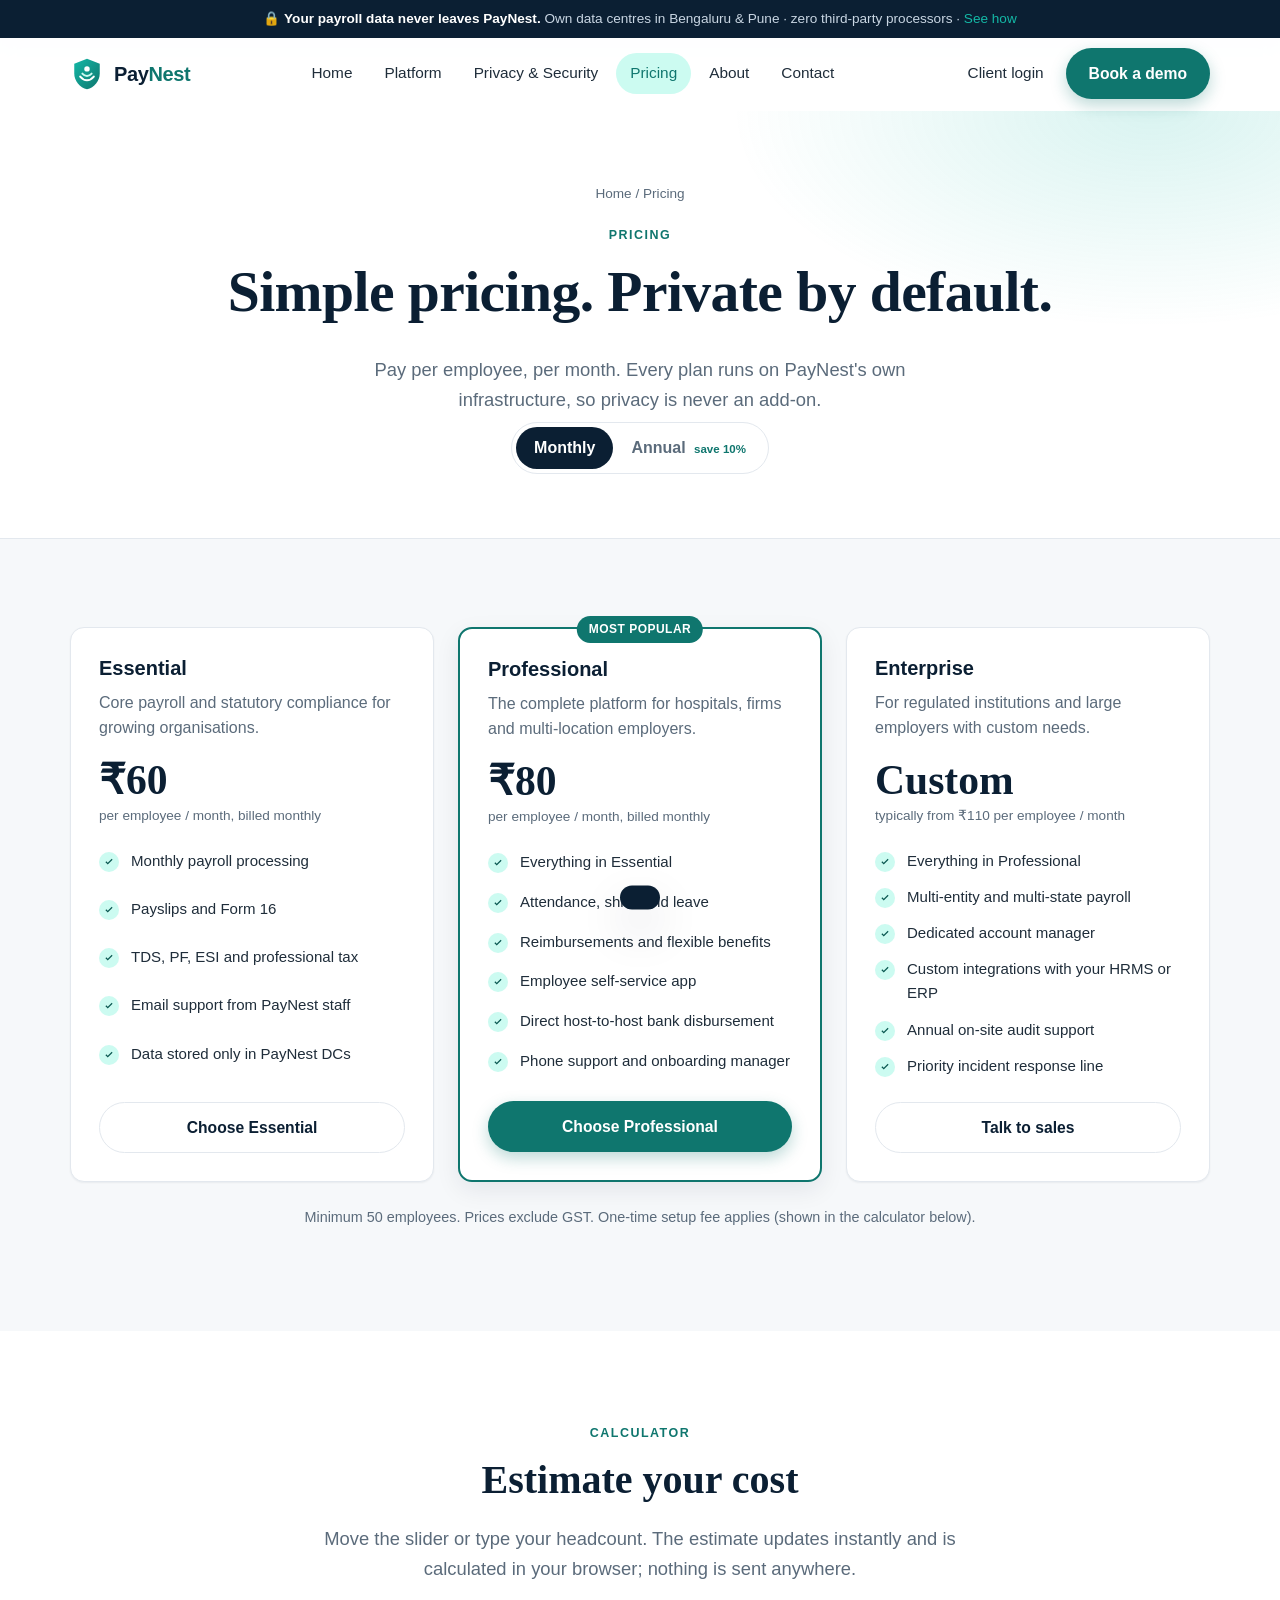
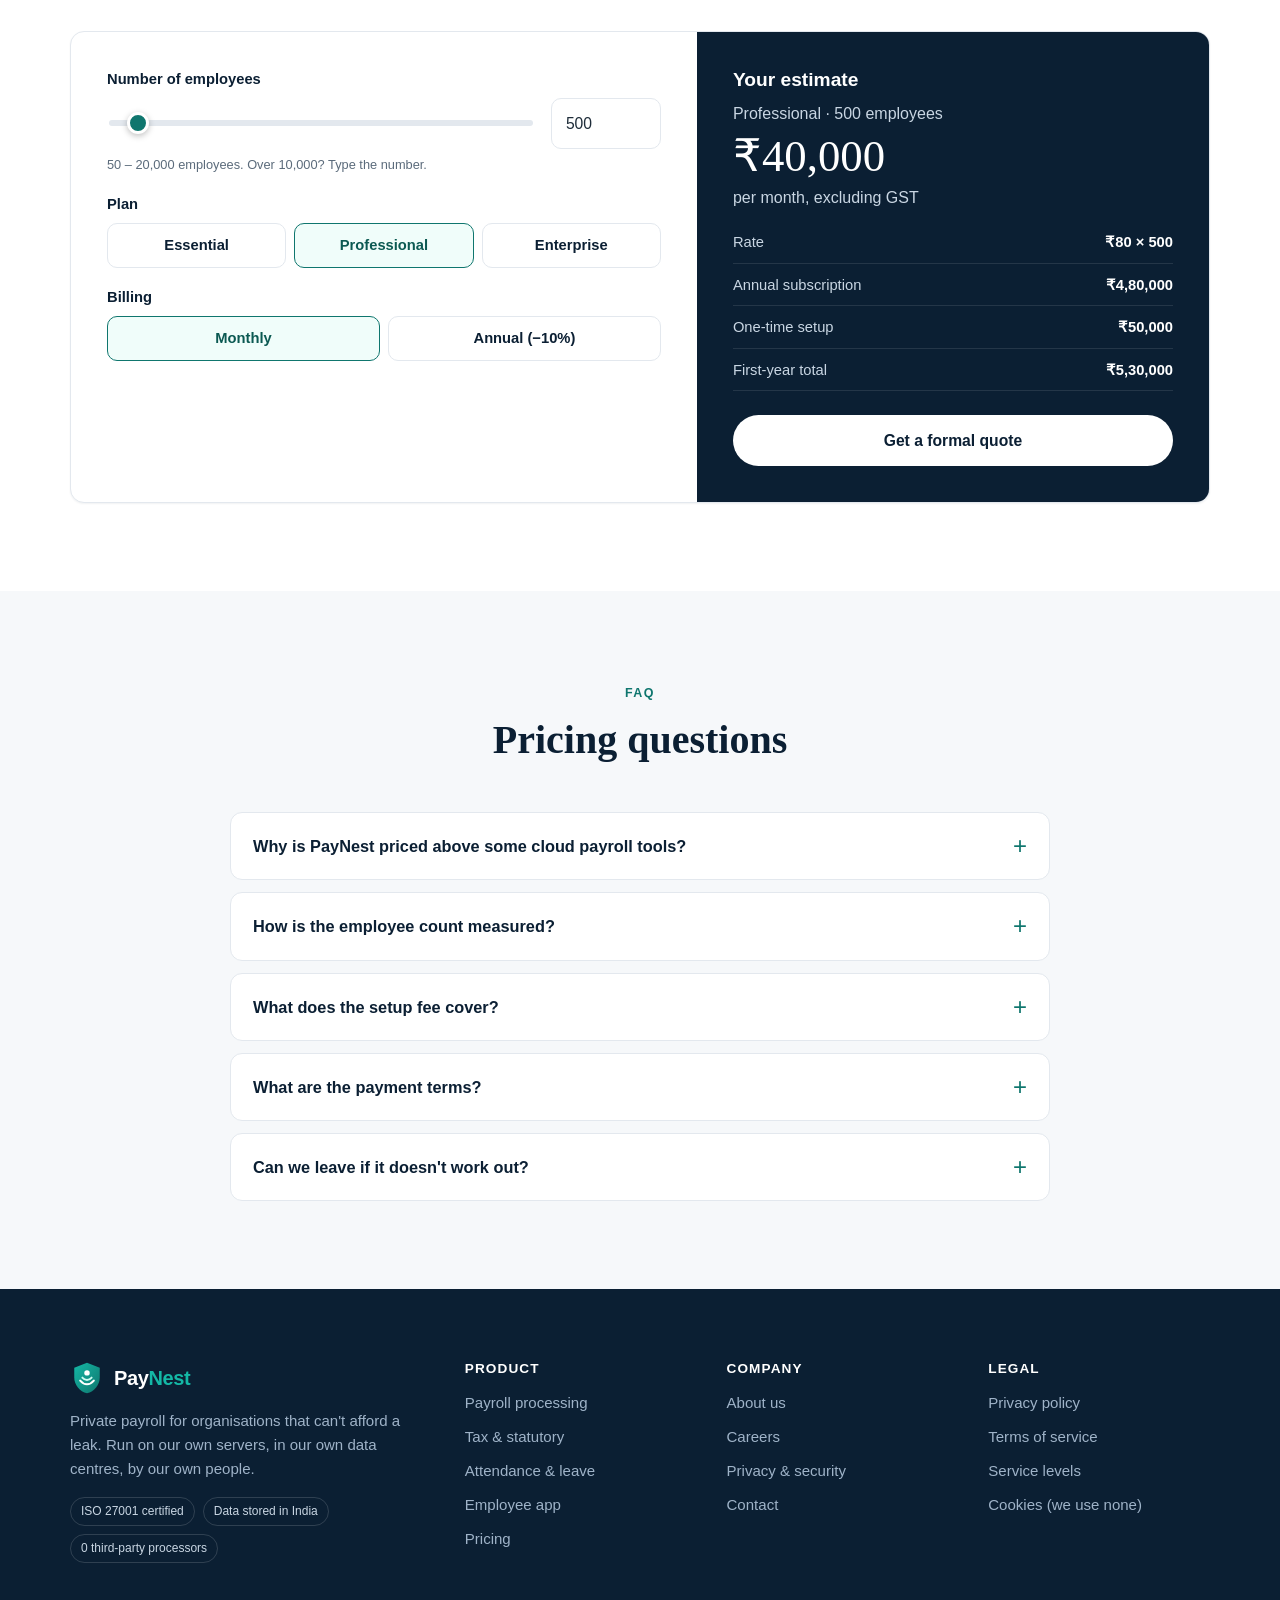
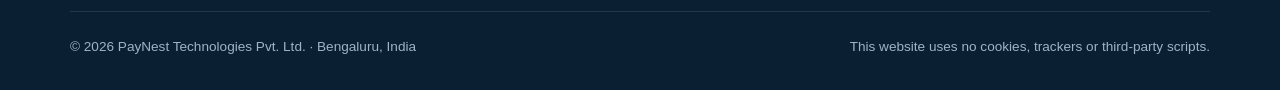
<file: website/pricing.html>
<!doctype html>
<html lang="en">
<head>
  <meta charset="utf-8">
  <meta name="viewport" content="width=device-width, initial-scale=1">
  <title>Pricing — PayNest private payroll</title>
  <meta name="description" content="Simple per-employee pricing for private payroll. Estimate your monthly cost with the PayNest pricing calculator.">
  <link rel="icon" href="data:image/svg+xml,%3Csvg xmlns='http://www.w3.org/2000/svg' viewBox='0 0 40 40'%3E%3Cpath d='M20 2 35 8v11c0 9.4-6.4 16.6-15 19-8.6-2.4-15-9.6-15-19V8z' fill='%230f766e'/%3E%3Ccircle cx='20' cy='15' r='4' fill='white'/%3E%3C/svg%3E">
  <link rel="stylesheet" href="assets/css/styles.css">
  <script src="assets/js/main.js" defer></script>
</head>
<body data-page="pricing">
  <a class="skip-link" href="#main">Skip to content</a>
  <div id="site-header"></div>

  <main id="main">
    <section class="page-hero">
      <div class="container center">
        <div class="breadcrumb"><a href="index.html">Home</a> / Pricing</div>
        <span class="eyebrow">Pricing</span>
        <h1>Simple pricing. Private by default.</h1>
        <p class="lead">Pay per employee, per month. Every plan runs on PayNest's own infrastructure, so privacy is never an add-on.</p>
        <div class="billing-toggle" data-billing role="group" aria-label="Billing period">
          <button type="button" data-mode="monthly" aria-pressed="true">Monthly</button>
          <button type="button" data-mode="annual" aria-pressed="false">Annual <span class="save">save 10%</span></button>
        </div>
      </div>
    </section>

    <section class="section">
      <div class="container">
        <div class="plans">
          <div class="card plan reveal">
            <h3>Essential</h3>
            <p class="plan__desc">Core payroll and statutory compliance for growing organisations.</p>
            <div class="plan__price"><strong data-price="60">₹60</strong></div>
            <div class="plan__sub" data-billing-note>per employee / month, billed monthly</div>
            <ul class="checklist">
              <li>Monthly payroll processing</li>
              <li>Payslips and Form 16</li>
              <li>TDS, PF, ESI and professional tax</li>
              <li>Email support from PayNest staff</li>
              <li>Data stored only in PayNest DCs</li>
            </ul>
            <a class="btn btn--ghost btn--block" href="contact.html?plan=essential">Choose Essential</a>
          </div>

          <div class="card plan plan--featured reveal">
            <span class="plan__tag">MOST POPULAR</span>
            <h3>Professional</h3>
            <p class="plan__desc">The complete platform for hospitals, firms and multi-location employers.</p>
            <div class="plan__price"><strong data-price="80">₹80</strong></div>
            <div class="plan__sub" data-billing-note>per employee / month, billed monthly</div>
            <ul class="checklist">
              <li>Everything in Essential</li>
              <li>Attendance, shifts and leave</li>
              <li>Reimbursements and flexible benefits</li>
              <li>Employee self-service app</li>
              <li>Direct host-to-host bank disbursement</li>
              <li>Phone support and onboarding manager</li>
            </ul>
            <a class="btn btn--primary btn--block" href="contact.html?plan=professional">Choose Professional</a>
          </div>

          <div class="card plan reveal">
            <h3>Enterprise</h3>
            <p class="plan__desc">For regulated institutions and large employers with custom needs.</p>
            <div class="plan__price"><strong>Custom</strong></div>
            <div class="plan__sub">typically from ₹110 per employee / month</div>
            <ul class="checklist">
              <li>Everything in Professional</li>
              <li>Multi-entity and multi-state payroll</li>
              <li>Dedicated account manager</li>
              <li>Custom integrations with your HRMS or ERP</li>
              <li>Annual on-site audit support</li>
              <li>Priority incident response line</li>
            </ul>
            <a class="btn btn--ghost btn--block" href="contact.html?plan=enterprise">Talk to sales</a>
          </div>
        </div>
        <p class="center" style="color:var(--muted);font-size:.9rem;margin-top:24px">Minimum 50 employees. Prices exclude GST. One-time setup fee applies (shown in the calculator below).</p>
      </div>
    </section>

    <!-- Calculator -->
    <section class="section section--white" id="calculator">
      <div class="container">
        <div class="section-head center reveal">
          <span class="eyebrow">Calculator</span>
          <h2>Estimate your cost</h2>
          <p class="lead">Move the slider or type your headcount. The estimate updates instantly and is calculated in your browser; nothing is sent anywhere.</p>
        </div>

        <form class="card calc reveal" id="calc" onsubmit="return false" aria-label="Pricing calculator">
          <div class="calc__inputs">
            <div class="field">
              <label for="calc-employees">Number of employees</label>
              <div style="display:flex;align-items:center;gap:16px">
                <input type="range" id="calc-employees" min="50" max="10000" step="10" value="500" style="flex:1">
                <input type="number" id="calc-employees-num" min="50" max="20000" value="500" aria-label="Number of employees" style="width:110px">
              </div>
              <span class="hint">50 – 20,000 employees. Over 10,000? Type the number.</span>
            </div>

            <div class="field">
              <span class="label" id="plan-label">Plan</span>
              <div class="seg" role="radiogroup" aria-labelledby="plan-label">
                <input type="radio" name="calc-plan" id="cp-ess" value="essential"><label for="cp-ess">Essential</label>
                <input type="radio" name="calc-plan" id="cp-pro" value="professional" checked><label for="cp-pro">Professional</label>
                <input type="radio" name="calc-plan" id="cp-ent" value="enterprise"><label for="cp-ent">Enterprise</label>
              </div>
            </div>

            <div class="field">
              <span class="label" id="billing-label">Billing</span>
              <div class="seg" role="radiogroup" aria-labelledby="billing-label" style="grid-template-columns:1fr 1fr">
                <input type="radio" name="calc-billing" id="cb-m" value="monthly" checked><label for="cb-m">Monthly</label>
                <input type="radio" name="calc-billing" id="cb-a" value="annual"><label for="cb-a">Annual (−10%)</label>
              </div>
            </div>
          </div>

          <div class="calc__result" aria-live="polite">
            <h3>Your estimate</h3>
            <span><span id="calc-plan">Professional</span> · <span id="calc-count">500</span> employees</span>
            <div class="calc__big" id="calc-monthly">₹40,000</div>
            <span>per month, excluding GST</span>
            <ul class="calc__lines">
              <li><span>Rate</span><strong id="calc-rate">₹80 × 500</strong></li>
              <li><span>Annual subscription</span><strong id="calc-annual">₹4,80,000</strong></li>
              <li><span>One-time setup</span><strong id="calc-setup">₹50,000</strong></li>
              <li><span>First-year total</span><strong id="calc-first">₹5,30,000</strong></li>
            </ul>
            <a class="btn btn--light" id="calc-cta" href="contact.html">Get a formal quote</a>
          </div>
        </form>
      </div>
    </section>

    <!-- FAQ -->
    <section class="section">
      <div class="container">
        <div class="section-head center reveal">
          <span class="eyebrow">FAQ</span>
          <h2>Pricing questions</h2>
        </div>
        <div class="faq">
          <div class="faq__item"><button class="faq__q" aria-expanded="false" aria-controls="pf1">Why is PayNest priced above some cloud payroll tools?</button><div class="faq__a" id="pf1"><div>Because we own and run our infrastructure: two data centres, our own security team and our own support staff. You're paying for a payroll chain with exactly one company in it.</div></div></div>
          <div class="faq__item"><button class="faq__q" aria-expanded="false" aria-controls="pf2">How is the employee count measured?</button><div class="faq__a" id="pf2"><div>We bill on the number of employees processed in each monthly payroll run, including employees who joined or left during the month.</div></div></div>
          <div class="faq__item"><button class="faq__q" aria-expanded="false" aria-controls="pf3">What does the setup fee cover?</button><div class="faq__a" id="pf3"><div>Configuration of your salary structures, migration of historical data by PayNest engineers, a parallel payroll run and reconciliation before go-live.</div></div></div>
          <div class="faq__item"><button class="faq__q" aria-expanded="false" aria-controls="pf4">What are the payment terms?</button><div class="faq__a" id="pf4"><div>Invoices are raised monthly (or annually on annual billing) and are payable within 30 days.</div></div></div>
          <div class="faq__item"><button class="faq__q" aria-expanded="false" aria-controls="pf5">Can we leave if it doesn't work out?</button><div class="faq__a" id="pf5"><div>Yes. You can terminate with 90 days' notice. We return your data in a standard format and delete it within 30 days of exit.</div></div></div>
        </div>
      </div>
    </section>
  </main>

  <div id="site-footer"></div>
</body>
</html>
</file>
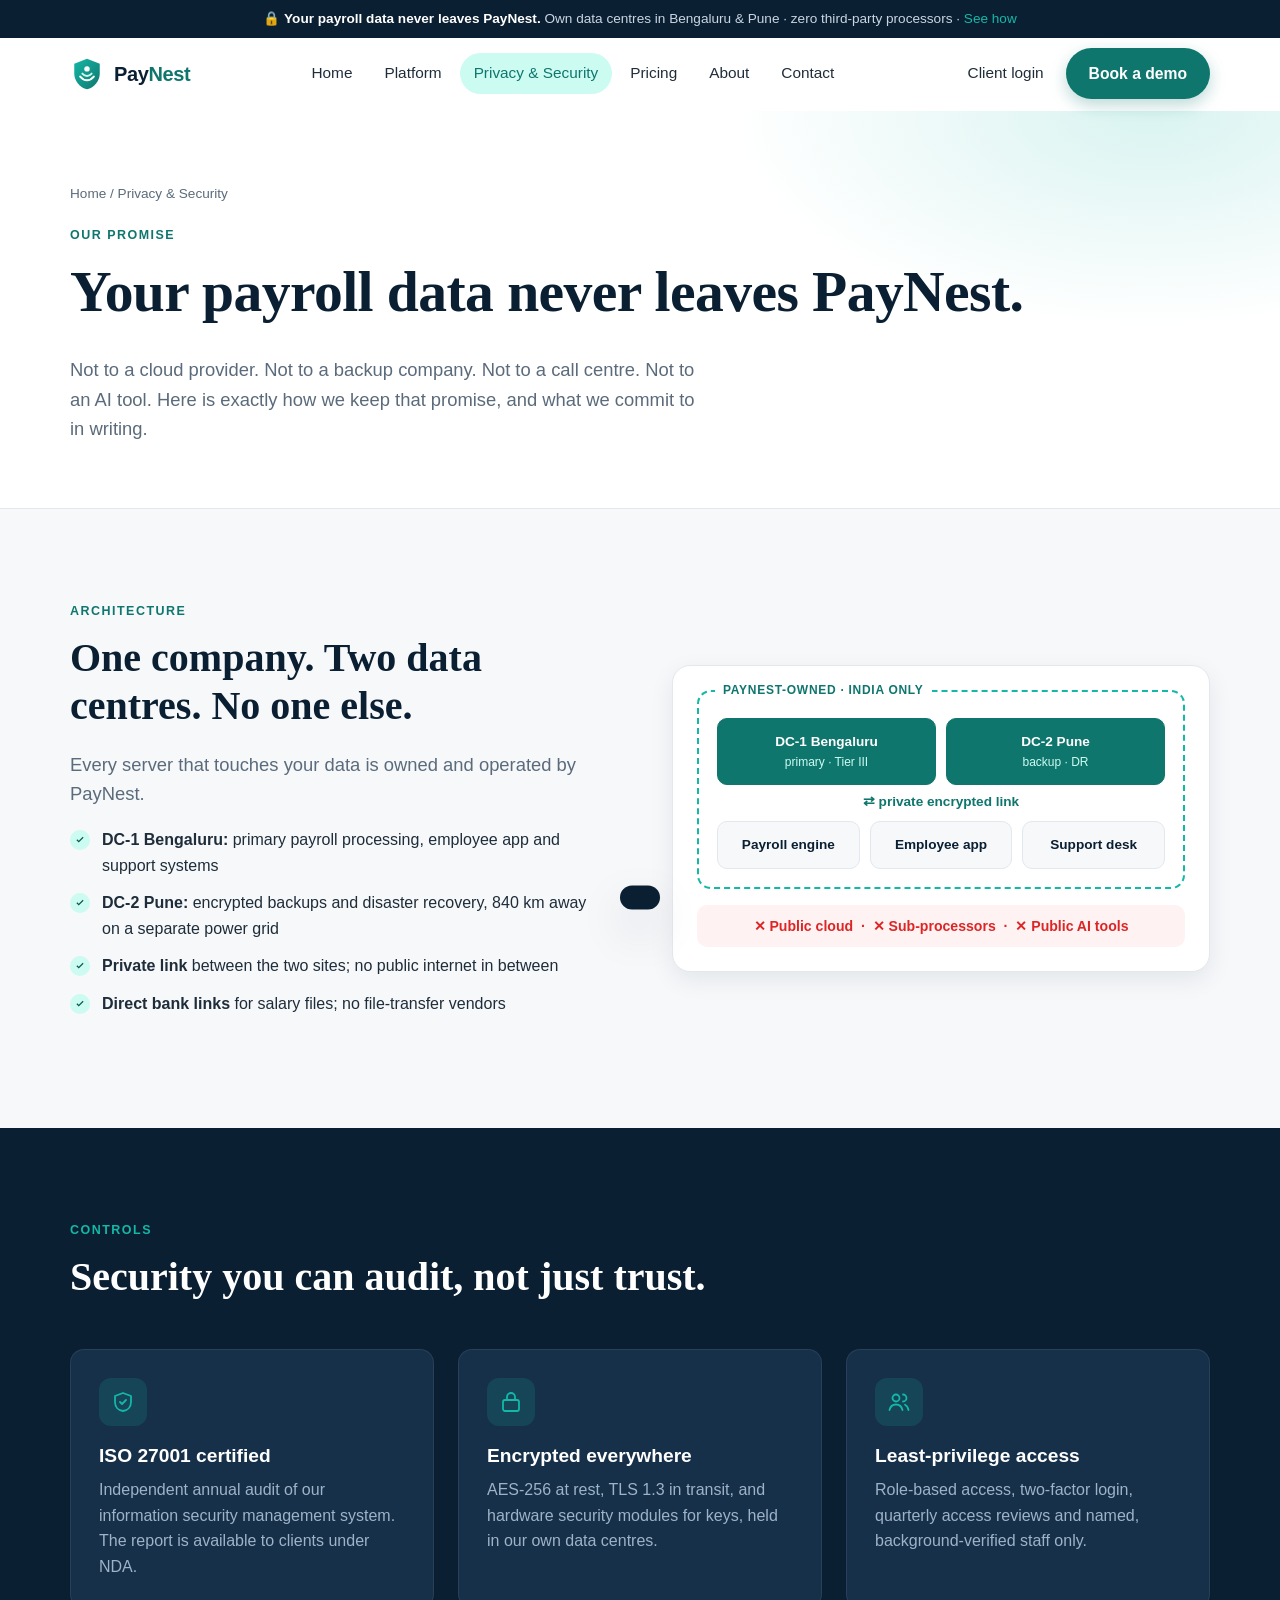
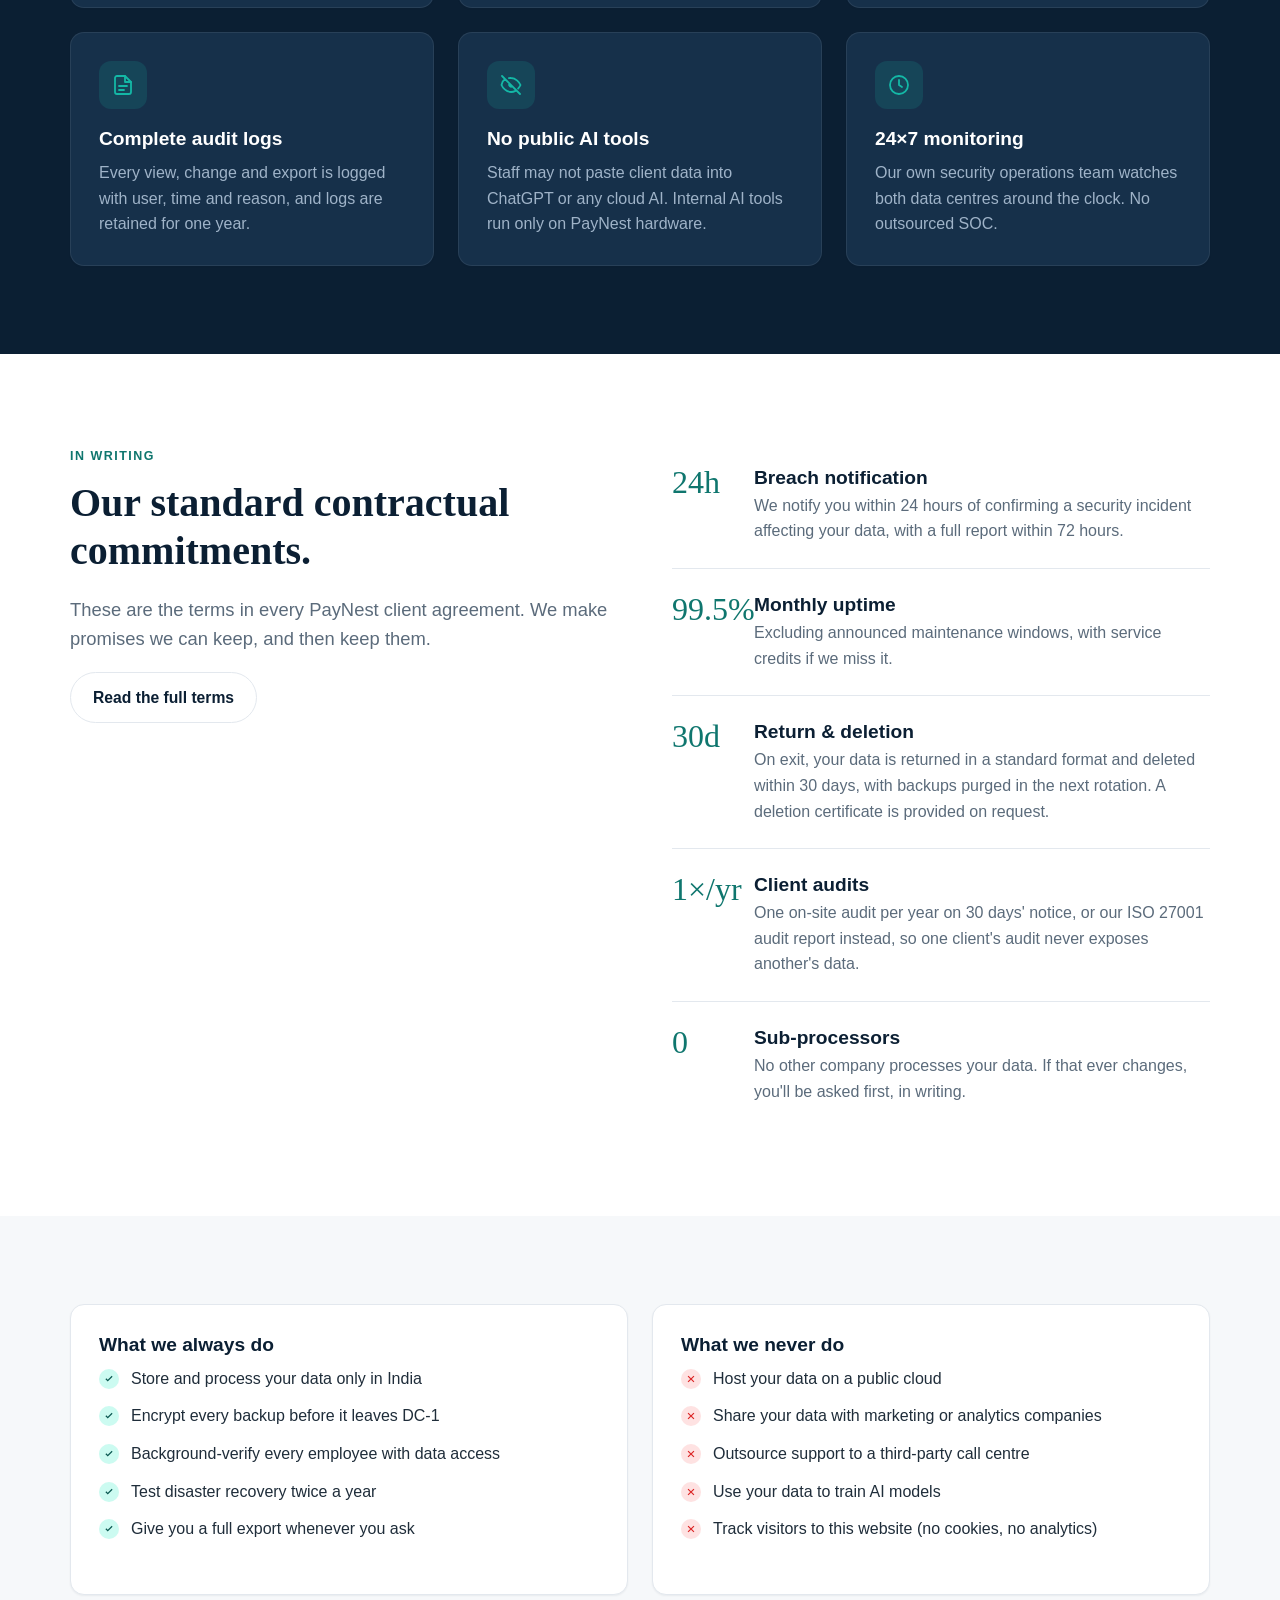
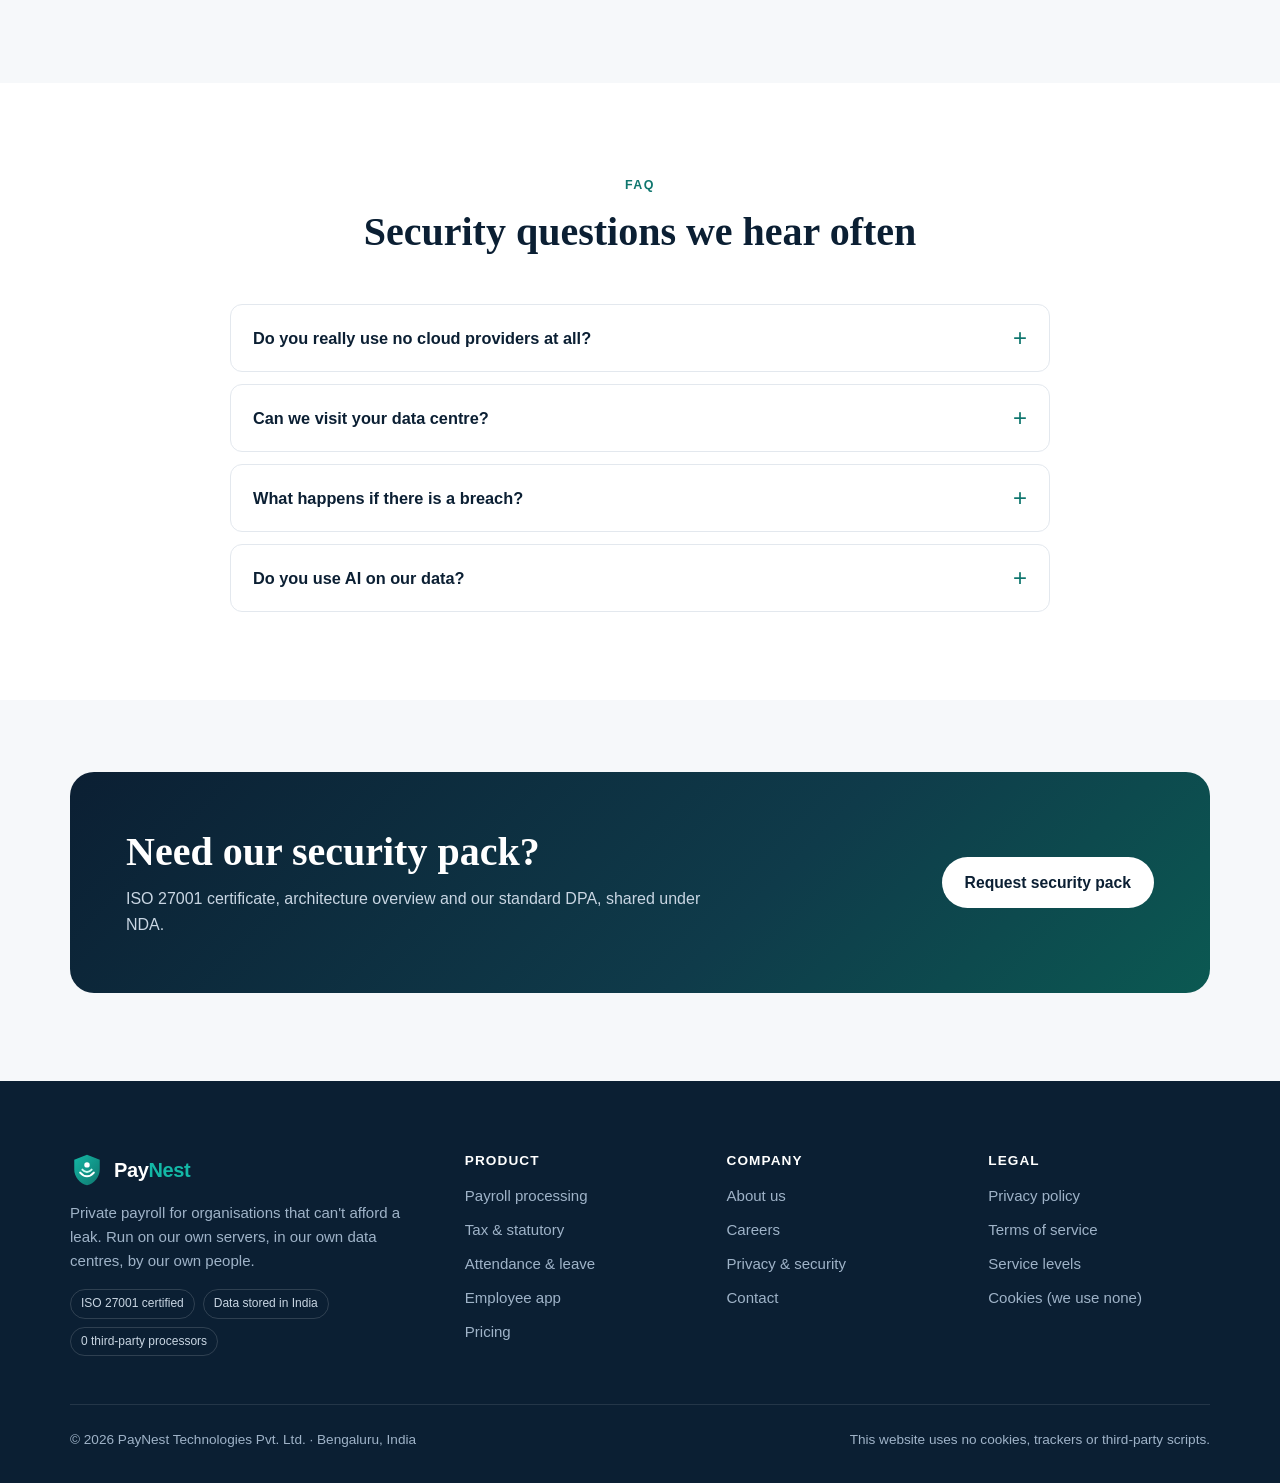
<file: website/security.html>
<!doctype html>
<html lang="en">
<head>
  <meta charset="utf-8">
  <meta name="viewport" content="width=device-width, initial-scale=1">
  <title>Privacy &amp; Security — PayNest</title>
  <meta name="description" content="How PayNest keeps payroll data inside its own data centres: no public cloud, zero third-party processors, 24-hour breach commitment and annual audits.">
  <link rel="icon" href="data:image/svg+xml,%3Csvg xmlns='http://www.w3.org/2000/svg' viewBox='0 0 40 40'%3E%3Cpath d='M20 2 35 8v11c0 9.4-6.4 16.6-15 19-8.6-2.4-15-9.6-15-19V8z' fill='%230f766e'/%3E%3Ccircle cx='20' cy='15' r='4' fill='white'/%3E%3C/svg%3E">
  <link rel="stylesheet" href="assets/css/styles.css">
  <script src="assets/js/main.js" defer></script>
</head>
<body data-page="security">
  <a class="skip-link" href="#main">Skip to content</a>
  <div id="site-header"></div>

  <main id="main">
    <section class="page-hero">
      <div class="container">
        <div class="breadcrumb"><a href="index.html">Home</a> / Privacy &amp; Security</div>
        <span class="eyebrow">Our promise</span>
        <h1>Your payroll data never leaves PayNest.</h1>
        <p class="lead">Not to a cloud provider. Not to a backup company. Not to a call centre. Not to an AI tool. Here is exactly how we keep that promise, and what we commit to in writing.</p>
      </div>
    </section>

    <!-- Architecture -->
    <section class="section">
      <div class="container split">
        <div class="reveal">
          <span class="eyebrow">Architecture</span>
          <h2>One company. Two data centres. No one else.</h2>
          <p class="lead">Every server that touches your data is owned and operated by PayNest.</p>
          <ul class="checklist">
            <li><strong>DC-1 Bengaluru:</strong> primary payroll processing, employee app and support systems</li>
            <li><strong>DC-2 Pune:</strong> encrypted backups and disaster recovery, 840 km away on a separate power grid</li>
            <li><strong>Private link</strong> between the two sites; no public internet in between</li>
            <li><strong>Direct bank links</strong> for salary files; no file-transfer vendors</li>
          </ul>
        </div>
        <div class="diagram reveal">
          <div class="diagram__zone">
            <small>PayNest-owned · India only</small>
            <div class="diagram__row" style="grid-template-columns:1fr 1fr">
              <div class="diagram__node diagram__node--brand">DC-1 Bengaluru<small>primary · Tier III</small></div>
              <div class="diagram__node diagram__node--brand">DC-2 Pune<small>backup · DR</small></div>
            </div>
            <div class="diagram__arrow">⇄ private encrypted link</div>
            <div class="diagram__row">
              <div class="diagram__node">Payroll engine</div>
              <div class="diagram__node">Employee app</div>
              <div class="diagram__node">Support desk</div>
            </div>
          </div>
          <div class="diagram__blocked">✕ Public cloud &nbsp;·&nbsp; ✕ Sub-processors &nbsp;·&nbsp; ✕ Public AI tools</div>
        </div>
      </div>
    </section>

    <!-- Controls -->
    <section class="section section--dark">
      <div class="container">
        <div class="section-head reveal">
          <span class="eyebrow">Controls</span>
          <h2>Security you can audit, not just trust.</h2>
        </div>
        <div class="grid grid--3">
          <div class="card card--dark reveal">
            <div class="card__icon"><svg viewBox="0 0 24 24" fill="none" stroke="currentColor" stroke-width="1.8" stroke-linecap="round" stroke-linejoin="round"><path d="M12 3 4 6v6c0 5 3.4 8.4 8 9 4.6-.6 8-4 8-9V6z"/><path d="m9 12 2 2 4-4"/></svg></div>
            <h3>ISO 27001 certified</h3>
            <p>Independent annual audit of our information security management system. The report is available to clients under NDA.</p>
          </div>
          <div class="card card--dark reveal">
            <div class="card__icon"><svg viewBox="0 0 24 24" fill="none" stroke="currentColor" stroke-width="1.8" stroke-linecap="round" stroke-linejoin="round"><rect x="4" y="10" width="16" height="11" rx="2"/><path d="M8 10V7a4 4 0 0 1 8 0v3"/></svg></div>
            <h3>Encrypted everywhere</h3>
            <p>AES-256 at rest, TLS 1.3 in transit, and hardware security modules for keys, held in our own data centres.</p>
          </div>
          <div class="card card--dark reveal">
            <div class="card__icon"><svg viewBox="0 0 24 24" fill="none" stroke="currentColor" stroke-width="1.8" stroke-linecap="round" stroke-linejoin="round"><circle cx="9" cy="8" r="3.5"/><path d="M2.5 20c.8-3.6 3.4-5.5 6.5-5.5s5.7 1.9 6.5 5.5"/><path d="M16 4.5a3.5 3.5 0 0 1 0 7M18 14.7c1.8.8 3 2.6 3.5 5.3"/></svg></div>
            <h3>Least-privilege access</h3>
            <p>Role-based access, two-factor login, quarterly access reviews and named, background-verified staff only.</p>
          </div>
          <div class="card card--dark reveal">
            <div class="card__icon"><svg viewBox="0 0 24 24" fill="none" stroke="currentColor" stroke-width="1.8" stroke-linecap="round" stroke-linejoin="round"><path d="M14 3H6a2 2 0 0 0-2 2v14a2 2 0 0 0 2 2h12a2 2 0 0 0 2-2V9z"/><path d="M14 3v6h6M8 13h8M8 17h5"/></svg></div>
            <h3>Complete audit logs</h3>
            <p>Every view, change and export is logged with user, time and reason, and logs are retained for one year.</p>
          </div>
          <div class="card card--dark reveal">
            <div class="card__icon"><svg viewBox="0 0 24 24" fill="none" stroke="currentColor" stroke-width="1.8" stroke-linecap="round" stroke-linejoin="round"><path d="M3 3l18 18M10.6 10.6a2 2 0 0 0 2.8 2.8M9.9 5.1A9.8 9.8 0 0 1 12 5c5 0 8.5 4.5 9.5 7a13 13 0 0 1-2.4 3.6M6.1 6.1C4.2 7.4 3 9.4 2.5 12c1 2.5 4.5 7 9.5 7 1.6 0 3.1-.4 4.4-1.1"/></svg></div>
            <h3>No public AI tools</h3>
            <p>Staff may not paste client data into ChatGPT or any cloud AI. Internal AI tools run only on PayNest hardware.</p>
          </div>
          <div class="card card--dark reveal">
            <div class="card__icon"><svg viewBox="0 0 24 24" fill="none" stroke="currentColor" stroke-width="1.8" stroke-linecap="round" stroke-linejoin="round"><circle cx="12" cy="12" r="9"/><path d="M12 7v5l3 2"/></svg></div>
            <h3>24×7 monitoring</h3>
            <p>Our own security operations team watches both data centres around the clock. No outsourced SOC.</p>
          </div>
        </div>
      </div>
    </section>

    <!-- Commitments -->
    <section class="section section--white">
      <div class="container split" style="align-items:start">
        <div class="reveal">
          <span class="eyebrow">In writing</span>
          <h2>Our standard contractual commitments.</h2>
          <p class="lead">These are the terms in every PayNest client agreement. We make promises we can keep, and then keep them.</p>
          <a class="btn btn--ghost" href="legal.html#terms">Read the full terms</a>
        </div>
        <div class="reveal">
          <div class="commit"><div class="commit__num">24h</div><div><h3>Breach notification</h3><p>We notify you within 24 hours of confirming a security incident affecting your data, with a full report within 72 hours.</p></div></div>
          <div class="commit"><div class="commit__num">99.5%</div><div><h3>Monthly uptime</h3><p>Excluding announced maintenance windows, with service credits if we miss it.</p></div></div>
          <div class="commit"><div class="commit__num">30d</div><div><h3>Return &amp; deletion</h3><p>On exit, your data is returned in a standard format and deleted within 30 days, with backups purged in the next rotation. A deletion certificate is provided on request.</p></div></div>
          <div class="commit"><div class="commit__num">1×/yr</div><div><h3>Client audits</h3><p>One on-site audit per year on 30 days' notice, or our ISO 27001 audit report instead, so one client's audit never exposes another's data.</p></div></div>
          <div class="commit"><div class="commit__num">0</div><div><h3>Sub-processors</h3><p>No other company processes your data. If that ever changes, you'll be asked first, in writing.</p></div></div>
        </div>
      </div>
    </section>

    <!-- What we never do -->
    <section class="section">
      <div class="container grid grid--2" style="align-items:start">
        <div class="card reveal">
          <h3>What we always do</h3>
          <ul class="checklist">
            <li>Store and process your data only in India</li>
            <li>Encrypt every backup before it leaves DC-1</li>
            <li>Background-verify every employee with data access</li>
            <li>Test disaster recovery twice a year</li>
            <li>Give you a full export whenever you ask</li>
          </ul>
        </div>
        <div class="card reveal">
          <h3>What we never do</h3>
          <ul class="checklist checklist--cross">
            <li>Host your data on a public cloud</li>
            <li>Share your data with marketing or analytics companies</li>
            <li>Outsource support to a third-party call centre</li>
            <li>Use your data to train AI models</li>
            <li>Track visitors to this website (no cookies, no analytics)</li>
          </ul>
        </div>
      </div>
    </section>

    <section class="section section--white">
      <div class="container">
        <div class="section-head center reveal">
          <span class="eyebrow">FAQ</span>
          <h2>Security questions we hear often</h2>
        </div>
        <div class="faq">
          <div class="faq__item"><button class="faq__q" aria-expanded="false" aria-controls="sf1">Do you really use no cloud providers at all?</button><div class="faq__a" id="sf1"><div>Correct. All production systems, backups, email for client communication and internal tools that touch client data run on servers PayNest owns, in data centres PayNest operates.</div></div></div>
          <div class="faq__item"><button class="faq__q" aria-expanded="false" aria-controls="sf2">Can we visit your data centre?</button><div class="faq__a" id="sf2"><div>Yes. Clients can schedule one on-site audit per year with 30 days' notice. Visits are escorted, and auditors never see systems holding other clients' data.</div></div></div>
          <div class="faq__item"><button class="faq__q" aria-expanded="false" aria-controls="sf3">What happens if there is a breach?</button><div class="faq__a" id="sf3"><div>Our incident team contains and investigates immediately. We notify you within 24 hours of confirming that your data is affected, and send a full written report within 72 hours.</div></div></div>
          <div class="faq__item"><button class="faq__q" aria-expanded="false" aria-controls="sf4">Do you use AI on our data?</button><div class="faq__a" id="sf4"><div>Never on public AI services. Any internal AI tool runs entirely on PayNest-owned hardware with no internet connection, and is never trained on client data.</div></div></div>
        </div>
      </div>
    </section>

    <section class="section--tight" style="padding:72px 0 88px">
      <div class="container">
        <div class="cta reveal">
          <div>
            <h2>Need our security pack?</h2>
            <p>ISO 27001 certificate, architecture overview and our standard DPA, shared under NDA.</p>
          </div>
          <div class="btn-row"><a class="btn btn--light" href="contact.html?topic=security">Request security pack</a></div>
        </div>
      </div>
    </section>
  </main>

  <div id="site-footer"></div>
</body>
</html>
</file>
<file: css/deck.css>
/* PayNest Contract Copilot — deck theme. Legal pad paper, seal-red ink, hard shadows.
   System fonts only: this deck makes no network requests (see the live counter, top right). */
:root {
  --paper: #fbf6ea; --paper-2: #f5ecd8; --card: #ffffff;
  --ink: #1c1a2b; --ink-2: #39354d; --muted: #6e6754; --line: #dccfb5; --rule: rgba(64, 98, 140, .10);
  --seal: #cf2f1d; --seal-soft: #ffd5c9; --ok: #18733f; --ok-soft: #cdeeda;
  --amber: #cf8306; --amber-soft: #ffe7b0; --navy: #27409a; --navy-soft: #d9e0fa; --hl: #ffe45c;
  --shadow: 5px 5px 0 var(--ink); --shadow-sm: 3px 3px 0 var(--ink);
  --sans: -apple-system, BlinkMacSystemFont, "SF Pro Display", "Helvetica Neue", Arial, sans-serif;
  --serif: Charter, "Bitstream Charter", "Iowan Old Style", Georgia, serif;
  --mono: ui-monospace, "SF Mono", Menlo, Consolas, monospace;
}
* { box-sizing: border-box; }
html, body { margin: 0; height: 100%; background: #37334a; overflow: hidden; }
body { font-family: var(--sans); color: var(--ink); -webkit-font-smoothing: antialiased; }
button { font: inherit; color: inherit; cursor: pointer; }

/* ---------- Stage: a fixed 1600×900 canvas scaled to the window ---------- */
.stage { position: fixed; inset: 0; overflow: hidden; }
.deck {
  position: absolute; left: 50%; top: 50%; width: 1600px; height: 900px; overflow: hidden;
  transform-origin: 50% 50%; transform: translate(-50%, -50%); border-radius: 14px; box-shadow: 0 30px 80px rgba(0,0,0,.45);
  background:
    repeating-linear-gradient(to bottom, transparent 0 43px, var(--rule) 43px 44px),
    radial-gradient(1200px 700px at 85% 0%, #fbf6ec 0%, transparent 60%), var(--paper);
}
.deck::before { /* legal-pad double margin rule */
  content: ""; position: absolute; top: 0; bottom: 0; left: 104px; width: 5px; z-index: 2; pointer-events: none;
  border-left: 1.5px solid rgba(178,56,43,.55); border-right: 1.5px solid rgba(178,56,43,.35);
}
.progress { position: absolute; top: 0; left: 0; height: 5px; background: var(--seal); z-index: 5; transition: width .5s cubic-bezier(.2,.8,.2,1); }

/* ---------- Rail ---------- */
.rail { position: absolute; left: 0; top: 0; bottom: 0; width: 104px; display: flex; flex-direction: column; align-items: center; padding: 28px 0; z-index: 4; }
.menu-btn { width: 52px; height: 52px; border: 2.5px solid var(--ink); border-radius: 14px; background: var(--card); box-shadow: var(--shadow-sm); display: grid; place-items: center; transition: transform .15s; }
.menu-btn:hover { transform: translate(-1px,-1px); box-shadow: 4px 4px 0 var(--ink); }
.menu-btn i { display: block; width: 22px; height: 2.5px; background: var(--ink); border-radius: 2px; box-shadow: 0 -7px 0 var(--ink), 0 7px 0 var(--ink); }
.rail-num { margin-top: 14px; font: 600 14px var(--mono); color: var(--muted); }
.rail-label { margin-top: auto; writing-mode: vertical-rl; transform: rotate(180deg); font: 600 12px var(--mono); letter-spacing: .22em; color: var(--seal); text-transform: uppercase; opacity: .85; }

/* ---------- Top-right live network badge ---------- */
.netbadge { position: absolute; top: 24px; right: 32px; z-index: 6; display: flex; align-items: center; gap: 10px; padding: 8px 14px; border: 2px solid var(--ink); border-radius: 999px; background: var(--card); box-shadow: var(--shadow-sm); font: 600 13px var(--mono); }
.netbadge .dot { width: 9px; height: 9px; border-radius: 50%; background: var(--ok); box-shadow: 0 0 0 0 rgba(46,107,78,.6); animation: pulse 2s infinite; }
.netbadge.bad .dot { background: var(--seal); }
.netbadge b { font-size: 15px; }
@keyframes pulse { 70% { box-shadow: 0 0 0 9px rgba(46,107,78,0); } 100% { box-shadow: 0 0 0 0 rgba(46,107,78,0); } }

/* ---------- Footer nav ---------- */
.nav { position: absolute; right: 32px; bottom: 26px; display: flex; align-items: center; gap: 14px; z-index: 6; }
.nav button { padding: 9px 18px; border: 2.5px solid var(--ink); border-radius: 999px; background: var(--card); box-shadow: var(--shadow-sm); font-weight: 700; font-size: 14px; }
.nav .next { background: var(--seal); color: #fff; }
.nav button:active { transform: translate(2px,2px); box-shadow: 1px 1px 0 var(--ink); }
.nav .count { font: 600 13px var(--mono); color: var(--muted); min-width: 64px; text-align: center; }
.hint { position: absolute; left: 136px; bottom: 30px; font: 12px var(--mono); color: var(--muted); z-index: 6; }

/* ---------- Slides ---------- */
.slide { position: absolute; inset: 0 0 0 104px; padding: 64px 72px 90px 76px; opacity: 0; visibility: hidden; transform: translateX(40px); transition: opacity .55s ease, transform .65s cubic-bezier(.2,.8,.2,1), visibility 0s .6s; }
.slide.active { opacity: 1; visibility: visible; transform: none; transition: opacity .55s ease, transform .65s cubic-bezier(.2,.8,.2,1); }
.slide.prev { transform: translateX(-40px); }
.kicker { font: 600 14px var(--mono); letter-spacing: .14em; color: var(--seal); text-transform: uppercase; }
.kicker span { color: var(--muted); margin-right: 10px; }
h1, h2 { margin: 10px 0 0; font-weight: 850; letter-spacing: -.035em; line-height: 1.02; }
h1 { font-size: 104px; }
h2 { font-size: 62px; max-width: 1180px; }
em { font-family: var(--serif); font-style: italic; font-weight: 700; letter-spacing: -.01em; position: relative; z-index: 0; white-space: nowrap; margin: 0 .1em 0 .16em; }
em::after { content: ""; position: absolute; left: -4px; right: -4px; bottom: .08em; height: .36em; background: var(--seal-soft); z-index: -1; transform: skewX(-8deg); }
.lede { margin-top: 18px; font-size: 24px; color: var(--ink-2); max-width: 900px; line-height: 1.4; }
.body { position: absolute; left: 76px; right: 72px; top: 250px; bottom: 96px; }

/* ---------- Building blocks ---------- */
.card { background: var(--card); border: 2.5px solid var(--ink); border-radius: 18px; box-shadow: var(--shadow); }
.tag { display: inline-block; padding: 4px 10px; border-radius: 6px; background: var(--ink); color: #fff; font: 700 11px var(--mono); letter-spacing: .14em; text-transform: uppercase; }
.icon { width: 76px; height: 76px; border: 2.5px solid var(--ink); border-radius: 20px; display: grid; place-items: center; box-shadow: var(--shadow-sm); background: var(--seal); color: #fff; flex: none; }
.icon svg { width: 40px; height: 40px; stroke: currentColor; fill: none; stroke-width: 2; stroke-linecap: round; stroke-linejoin: round; }
.icon.navy { background: var(--navy); } .icon.ok { background: var(--ok); } .icon.amber { background: var(--amber); } .icon.paper { background: var(--card); color: var(--ink); }
.note { background: #fbf2c4; border: 2px solid #e6d38a; padding: 14px 18px; font-size: 17px; line-height: 1.45; box-shadow: 2px 3px 0 rgba(0,0,0,.08); transform: rotate(-.6deg); }
.mono { font-family: var(--mono); }
.stamp { display: inline-block; padding: 10px 18px; border: 4px double var(--seal); color: var(--seal); font: 800 22px var(--mono); letter-spacing: .14em; text-transform: uppercase; border-radius: 8px; transform: rotate(-8deg); background: rgba(255,253,248,.6); mix-blend-mode: multiply; }
.stamp.ok { border-color: var(--ok); color: var(--ok); }
.stamp.drop { animation: stampin .5s cubic-bezier(.3,1.6,.5,1) both; }
@keyframes stampin { from { opacity: 0; transform: rotate(-8deg) scale(2.2); } to { opacity: 1; transform: rotate(-8deg) scale(1); } }
.pill { display: inline-flex; align-items: center; gap: 6px; padding: 4px 11px; border-radius: 999px; font: 700 13px var(--sans); border: 1.5px solid currentColor; white-space: nowrap; }
.s-ok { color: var(--ok); background: var(--ok-soft); } .s-acc { color: #8a5a10; background: var(--amber-soft); }
.s-no { color: var(--seal); background: var(--seal-soft); } .s-miss { color: #7a1f17; background: #f0c6bd; }
.s-fine { color: var(--ink-2); background: #ebe5d8; } .s-na { color: var(--muted); background: #eee9de; } .s-rev { color: var(--navy); background: var(--navy-soft); }
.btn { padding: 12px 20px; border: 2.5px solid var(--ink); border-radius: 12px; background: var(--card); box-shadow: var(--shadow-sm); font-weight: 750; font-size: 16px; transition: transform .1s; }
.btn.primary { background: var(--ink); color: #fff; } .btn.seal { background: var(--seal); color: #fff; }
.btn:hover { transform: translate(-1px,-1px); } .btn:active { transform: translate(2px,2px); box-shadow: 1px 1px 0 var(--ink); }
.btn:disabled { opacity: .45; cursor: default; transform: none; }
.live { display: inline-flex; align-items: center; gap: 7px; font: 700 12px var(--mono); letter-spacing: .14em; color: var(--seal); }
.live::before { content: ""; width: 8px; height: 8px; border-radius: 50%; background: var(--seal); animation: blink 1.2s infinite; }
@keyframes blink { 50% { opacity: .2; } }
.reveal > * { opacity: 0; transform: translateY(16px); }
.slide.active .reveal > * { animation: rise .6s cubic-bezier(.2,.8,.2,1) forwards; }
.slide.active .reveal > *:nth-child(2) { animation-delay: .1s; } .slide.active .reveal > *:nth-child(3) { animation-delay: .2s; }
.slide.active .reveal > *:nth-child(4) { animation-delay: .3s; } .slide.active .reveal > *:nth-child(5) { animation-delay: .4s; }
.slide.active .reveal > *:nth-child(6) { animation-delay: .5s; } .slide.active .reveal > *:nth-child(7) { animation-delay: .6s; }
.slide.active .reveal > *:nth-child(8) { animation-delay: .7s; }
@keyframes rise { to { opacity: 1; transform: none; } }

/* ---------- Sketch image slots (Excalidraw images) ---------- */
.sketch { position: relative; margin: 0; border: 2.5px dashed var(--line); border-radius: 18px; background: rgba(255,253,248,.55); display: grid; place-items: center; overflow: hidden; }
.sketch img { width: 100%; height: 100%; max-height: 100%; object-fit: contain; display: block; min-height: 0; }
.sketch.loaded { border: 2.5px solid var(--ink); background: #fbf2e6; box-shadow: var(--shadow); }
.sketch .ph { text-align: center; color: var(--muted); font: 15px var(--mono); line-height: 1.7; padding: 20px; }
.sketch .ph b { display: block; color: var(--ink-2); font-size: 18px; }
.sketch.loaded .ph { display: none; }

/* ---------- Overview (press O) ---------- */
.overview { position: absolute; inset: 0; z-index: 20; background: rgba(28,26,43,.94); padding: 50px 60px; display: none; overflow: auto; }
.overview.open { display: block; }
.overview h3 { color: #fff; font: 700 14px var(--mono); letter-spacing: .2em; margin: 0 0 24px; }
.ov-grid { display: grid; grid-template-columns: repeat(5, 1fr); gap: 18px; }
.ov-item { text-align: left; padding: 16px 18px; min-height: 110px; border-radius: 14px; border: 2px solid #4a4658; background: #2d2a3d; color: #e9e3d6; transition: transform .15s, border-color .15s; }
.ov-item:hover, .ov-item.cur { border-color: var(--seal); transform: translateY(-3px); }
.ov-item small { display: block; font: 600 12px var(--mono); color: #c98a7f; letter-spacing: .12em; margin-bottom: 8px; }
.ov-item span { font-weight: 750; font-size: 17px; line-height: 1.25; }
</file>
<file: css/demos.css>
/* Slide layouts and live demos. */
.muted { color: var(--muted); }
.chip { display: inline-flex; align-items: center; gap: 6px; padding: 7px 14px; border: 2px solid var(--ink); border-radius: 999px; background: var(--card); font: 600 14px var(--sans); box-shadow: 2px 2px 0 var(--ink); }
.chip b { font: 800 18px var(--mono); color: var(--seal); }
.meter { position: relative; height: 14px; margin-top: 14px; border-radius: 8px; border: 2px solid var(--ink);
  background: linear-gradient(90deg, var(--ok-soft) 0 20%, var(--amber-soft) 20% 45%, var(--seal-soft) 45% 70%, #e9b3a8 70%); }
.meter i { position: absolute; top: -8px; width: 4px; height: 26px; margin-left: -2px; background: var(--ink); border-radius: 2px; transition: left .25s; }
.meter-scale { display: grid; grid-template-columns: 20fr 25fr 25fr 30fr; margin-top: 6px; font-size: 11px; color: var(--muted); }
.rv-num b { font: 850 64px var(--sans); letter-spacing: -.04em; } .rv-num small { font: 600 18px var(--mono); color: var(--muted); }

/* 01 title */
.title-chips { display: flex; gap: 14px; margin-top: 34px; }
.hero-doc { position: absolute; right: 70px; top: 120px; width: 470px; height: 600px; }
.paper-page { position: absolute; inset: 0; background: var(--card); border: 2.5px solid var(--ink); border-radius: 6px; box-shadow: 10px 10px 0 var(--ink); padding: 44px 40px; overflow: hidden; transform: rotate(2.5deg); }
.pp-head { font: 700 15px var(--serif); text-align: center; letter-spacing: .14em; margin-bottom: 26px; }
.pp-lines { height: 100%; background: repeating-linear-gradient(to bottom, #d9d2c3 0 7px, transparent 7px 26px); position: relative; }
.pp-lines::before, .pp-lines::after { content: ""; position: absolute; left: -6px; right: -6px; height: 22px; border-radius: 4px; mix-blend-mode: multiply; animation: hl 6s infinite; }
.pp-lines::before { top: 104px; background: rgba(178,56,43,.28); }
.pp-lines::after { top: 260px; background: rgba(183,121,31,.3); animation-delay: 1.2s; }
@keyframes hl { 0%, 25% { opacity: 0; transform: scaleX(0); transform-origin: left; } 35%, 90% { opacity: 1; transform: scaleX(1); } 100% { opacity: 0; } }
.scan-beam { position: absolute; left: 0; right: 0; height: 70px; top: -70px; background: linear-gradient(to bottom, transparent, rgba(35,48,94,.14), transparent); border-bottom: 2px solid rgba(35,48,94,.45); animation: scan 3.6s cubic-bezier(.5,0,.5,1) infinite; }
@keyframes scan { to { top: 100%; } }
.hero-stamp { position: absolute; right: -24px; bottom: 50px; font-size: 30px; animation: stampin .6s 1s cubic-bezier(.3,1.6,.5,1) both; }

/* 02 problem */
.prob-cards { display: grid; grid-template-columns: repeat(3, 1fr); gap: 26px; }
.prob { padding: 26px; display: flex; flex-direction: column; gap: 10px; }
.prob b { font-size: 26px; margin-top: 10px; } .prob span { color: var(--ink-2); font-size: 18px; }
.redline { margin-top: 34px; padding: 26px 30px; position: relative; }
.typed { font: 26px/1.5 var(--serif); margin: 14px 0 0; min-height: 80px; }
.typed.done { background: linear-gradient(transparent 62%, var(--seal-soft) 62%); }
.typed::after { content: "▍"; color: var(--seal); animation: blink 1s infinite; } .typed.done::after { content: ""; }
.redline-stamp { position: absolute; right: 30px; top: -22px; }

/* 04 features */
.features { display: grid; grid-template-columns: repeat(3, 1fr); grid-template-rows: 1fr 1fr; gap: 24px; }
.feat { padding: 26px; display: flex; flex-direction: column; gap: 10px; transition: transform .2s; }
.feat:hover { transform: translate(-3px,-3px); box-shadow: 8px 8px 0 var(--ink); }
.feat b { font-size: 24px; margin-top: 8px; } .feat small { font-size: 16px; color: var(--ink-2); }

/* sketch slides */
.split-sketch { display: grid; grid-template-columns: 1fr 380px; gap: 34px; }
.stack-list { display: grid; gap: 10px; align-content: center; }
.stack-list div { display: flex; align-items: center; gap: 12px; font-weight: 700; font-size: 19px; padding: 8px 12px; background: var(--card); border: 2px solid var(--ink); border-radius: 12px; }
.stack-list .tag { width: 96px; text-align: center; }
.obs { display: grid; gap: 18px; align-content: center; }
.obs-row { display: flex; gap: 16px; align-items: center; padding: 18px; }
.obs-row b { display: block; font-size: 22px; } .obs-row span { color: var(--ink-2); font-size: 16px; }
.pipe { display: grid; grid-template-rows: 1fr auto; gap: 22px; }

/* 07 air-gap */
.ag-wrap { display: grid; grid-template-columns: 1fr 380px; gap: 22px; height: 100%; }
.ag-svg { width: 100%; height: 100%; }
.ag-machine { fill: rgba(255,253,248,.7); stroke: var(--ink); stroke-width: 2.5; stroke-dasharray: 10 7; }
.ag-docker { fill: rgba(35,48,94,.05); stroke: var(--navy); stroke-width: 2; stroke-dasharray: 3 5; }
.ag-zone { font: 700 13px var(--mono); letter-spacing: .14em; fill: var(--muted); } .ag-dz { fill: var(--navy); }
.ag-node rect { fill: var(--card); stroke: var(--ink); stroke-width: 2.5; filter: drop-shadow(4px 4px 0 var(--ink)); transition: fill .2s; }
.ag-node.hot rect { fill: #fff3c2; } .ag-node.deny rect { fill: var(--seal-soft); stroke: var(--seal); }
.ag-ico { stroke: var(--seal); fill: none; stroke-width: 2; }
.ag-label { font: 750 16px var(--sans); text-anchor: middle; fill: var(--ink); } .ag-sub { font: 12px var(--mono); text-anchor: middle; fill: var(--ink-2); }
.ag-path { fill: none; stroke: var(--line); stroke-width: 4; stroke-linecap: round; stroke-linejoin: round; }
.ag-blocked { stroke: var(--seal); stroke-dasharray: 2 10; opacity: .5; }
.ag-wall { stroke: var(--seal); stroke-width: 8; stroke-dasharray: 22 6; }
.ag-cloud { stroke: var(--muted); fill: none; stroke-width: 1.5; opacity: .6; } .ag-cloud text { stroke: none; fill: var(--muted); }
.ag-dot { stroke: #fff; stroke-width: 2.5; }
.ag-x { opacity: 0; transition: opacity .2s; } .ag-x.on { opacity: 1; }
.ag-x circle { fill: var(--seal); } .ag-x path { stroke: #fff; stroke-width: 4; stroke-linecap: round; }
.ag-side { display: flex; flex-direction: column; gap: 14px; min-height: 0; }
.ag-btns { display: grid; grid-template-columns: 1fr 1fr; gap: 10px; }
.ag-btns .btn { display: flex; align-items: center; gap: 8px; font-size: 14px; padding: 10px 12px; }
.ag-btns svg { width: 20px; height: 20px; stroke: currentColor; fill: none; stroke-width: 2; flex: none; }
.ag-stats { display: grid; grid-template-columns: repeat(3, 1fr); padding: 14px 10px; text-align: center; }
.ag-stats b { display: block; font: 850 34px var(--sans); } .ag-stats span { font-size: 12px; color: var(--ink-2); line-height: 1.2; display: block; }
.ag-stats .ok b { color: var(--ok); } .ag-stats .bad b { color: var(--seal); }
.ag-log { flex: 1; min-height: 0; overflow: hidden; background: var(--ink); color: #e8e2d4; border-radius: 14px; padding: 12px 14px; font: 12.5px/1.65 var(--mono); }
.ag-log div { animation: rise .3s forwards; } .ag-log span { color: #8b8473; margin-right: 8px; }
.ag-log .ok { color: #9fd4b4; } .ag-log .bad { color: #f2a596; } .ag-log i { color: #c9c2b3; }

/* 09 ingest */
.ing-wrap { display: grid; grid-template-columns: 250px 40px 1fr 40px 260px; gap: 14px; height: 100%; align-items: stretch; }
.ing-col { display: flex; flex-direction: column; gap: 14px; min-height: 0; } .ing-col.grow { min-width: 0; }
.ing-title { display: flex; align-items: center; gap: 8px; font-weight: 800; font-size: 18px; }
.ing-title svg { width: 24px; height: 24px; stroke: var(--seal); fill: none; stroke-width: 2; } .ing-title b { font: 800 20px var(--mono); color: var(--seal); margin-left: auto; }
.ing-pages { display: grid; grid-template-columns: repeat(3, 1fr); gap: 10px; }
.ing-page { aspect-ratio: .75; background: var(--card); border: 2px solid var(--ink); border-radius: 4px; padding: 8px 7px; display: flex; flex-direction: column; gap: 5px; position: relative; transition: all .2s; }
.ing-page i { height: 4px; background: #d9d2c3; border-radius: 2px; } .ing-page i:nth-child(2n) { width: 70%; }
.ing-page span { position: absolute; bottom: 3px; right: 6px; font: 10px var(--mono); color: var(--muted); }
.ing-page.on { background: #fff3c2; box-shadow: 3px 3px 0 var(--seal); transform: translate(-2px,-2px); }
.ing-arrow { display: grid; place-items: center; font-size: 34px; color: var(--seal); }
.ing-chunks { flex: 1; display: flex; flex-wrap: wrap; align-content: flex-start; gap: 6px; overflow: hidden; padding: 4px; }
.ing-chunk { width: 74px; height: 40px; border: 2px solid var(--ink); border-radius: 7px; background: var(--card); padding: 3px 6px; font: 700 11px var(--mono); animation: pop .25s cubic-bezier(.3,1.6,.5,1); position: relative; overflow: hidden; }
.ing-chunk i { position: absolute; left: 6px; bottom: 5px; height: 6px; width: calc(var(--w) * .6); background: var(--line); border-radius: 3px; }
.ing-chunk.vec i { background: repeating-linear-gradient(90deg, var(--navy) 0 3px, var(--seal) 3px 5px, #b7791f 5px 7px, var(--ok) 7px 9px); }
.ing-chunk:hover { background: #fff3c2; }
@keyframes pop { from { transform: scale(.3); opacity: 0; } }
.ing-tip { font-size: 13px; color: var(--ink-2); min-height: 20px; }
.ing-db { position: relative; flex: 1; max-height: 300px; border: 2.5px solid var(--ink); border-radius: 50% / 34px; background: var(--card); overflow: hidden; display: flex; flex-direction: column; align-items: center; justify-content: center; box-shadow: var(--shadow); }
.ing-db b { position: relative; font: 850 54px var(--sans); z-index: 1; } .ing-db span { position: relative; z-index: 1; font: 600 14px var(--mono); }
.ing-fill { position: absolute; left: 0; right: 0; bottom: 0; height: 0; background: var(--navy-soft); border-top: 3px solid var(--navy); transition: height .2s; }
.ing-chips { display: flex; flex-wrap: wrap; gap: 8px; } .ing-chips .chip { font-size: 12px; padding: 5px 10px; box-shadow: none; }

/* 10 standards */
.std-grid { display: grid; grid-template-columns: repeat(5, 1fr); grid-template-rows: 1fr 1fr; gap: 18px; height: calc(100% - 34px); }
.std { border: 0; padding: 0; background: none; perspective: 1000px; text-align: left; }
.std-in { position: relative; width: 100%; height: 100%; transition: transform .6s cubic-bezier(.2,.8,.2,1); transform-style: preserve-3d; }
.std.flip .std-in { transform: rotateY(180deg); }
.std-face, .std-back { position: absolute; inset: 0; backface-visibility: hidden; -webkit-backface-visibility: hidden; padding: 16px; display: flex; flex-direction: column; gap: 10px; }
.std-back { transform: rotateY(180deg); gap: 8px; box-shadow: 5px 5px 0 var(--seal); }
.std-back { overflow: hidden; }
.std-back > div { min-height: 0; }
.std-back { justify-content: space-around; }
.std-back p { margin: 4px 0 0; font-size: 14px; line-height: 1.3; color: var(--ink); font-weight: 600; }
.std-back .pill { font-size: 11px; padding: 2px 8px; }
.std-top { display: flex; justify-content: space-between; align-items: flex-start; }
.std-top .icon { width: 58px; height: 58px; border-radius: 16px; } .std-top svg { width: 30px; height: 30px; }
.std-id { font: 800 26px var(--mono); color: var(--muted); }
.std-face b { font-size: 19px; line-height: 1.2; }
.std-w { margin-top: auto; color: var(--seal); letter-spacing: 2px; } .std-w span { color: var(--line); } .std-w small { color: var(--muted); letter-spacing: 0; font: 12px var(--mono); }
.std-key { position: absolute; top: 34px; left: 86px; background: var(--seal); }
.std-foot { margin-top: 12px; font-size: 13px; color: var(--muted); }

/* 11 split */
.split-wrap { display: grid; grid-template-columns: 1fr 120px 1fr; gap: 10px; height: 100%; }
.split-side { padding: 24px; display: flex; flex-direction: column; gap: 16px; }
.split-head { display: flex; gap: 14px; align-items: center; } .split-head b { display: block; font-size: 26px; } .split-head span { color: var(--muted); font: 13px var(--mono); }
.split-allowed { display: flex; flex-wrap: wrap; gap: 6px; }
.split-json { flex: 1; margin: 0; background: var(--ink); color: #f1e9d8; border-radius: 12px; padding: 16px; font-size: 15px; line-height: 1.5; white-space: pre-wrap; }
.split-no { font-size: 13px; color: var(--seal); }
.split-mid { display: flex; flex-direction: column; align-items: center; justify-content: center; gap: 8px; font-weight: 700; color: var(--seal); }
.split-arrow { width: 100%; height: 4px; background: var(--seal); position: relative; } .split-arrow::after { content: ""; position: absolute; right: -2px; top: -8px; border: 10px solid transparent; border-left: 14px solid var(--seal); border-right: 0; }
.split-jobs { display: grid; gap: 10px; }
.job { display: grid; grid-template-columns: 30px 1fr auto 30px; align-items: center; gap: 12px; padding: 11px 14px; border: 2px solid var(--line); border-radius: 12px; opacity: .45; transition: all .3s; }
.job > svg { width: 24px; height: 24px; stroke: var(--seal); fill: none; stroke-width: 2; }
.job b { font-size: 17px; } .job span { font-size: 12px; color: var(--muted); }
.job .tick { width: 26px; height: 26px; border-radius: 50%; background: var(--ok); display: grid; place-items: center; transform: scale(0); transition: transform .3s cubic-bezier(.3,1.6,.5,1); }
.job .tick svg { width: 16px; height: 16px; stroke: #fff; fill: none; stroke-width: 3; }
.job.done { opacity: 1; border-color: var(--ink); background: var(--card); } .job.done .tick { transform: scale(1); }

/* 12 review */
.rv-wrap { display: grid; grid-template-columns: 1fr 330px; gap: 22px; height: 100%; }
.rv-table { padding: 8px 18px; overflow: auto; }
.rv-row { display: grid; grid-template-columns: 1.9fr .95fr 1.3fr 1.05fr; align-items: center; gap: 10px; padding: 10px 0; border-bottom: 1.5px solid #ece4d3; cursor: pointer; position: relative; }
.rv-headrow { font-size: 11px; color: var(--muted); letter-spacing: .1em; cursor: default; }
.rv-std { display: flex; align-items: center; gap: 8px; font-size: 14.5px; line-height: 1.25; }
.rv-ico svg { width: 20px; height: 20px; stroke: var(--seal); fill: none; stroke-width: 2; display: block; }
.rv-row.busy { background: linear-gradient(90deg, transparent, #fff3c2, transparent); background-size: 200% 100%; animation: shimmer 1s infinite; }
@keyframes shimmer { from { background-position: 100% 0; } to { background-position: -100% 0; } }
.rv-reason { grid-column: 1 / -1; display: none; font: italic 14px/1.4 var(--serif); color: var(--ink-2); padding: 2px 0 4px 28px; }
.rv-row.open .rv-reason { display: block; }
.pill.struck { text-decoration: line-through; opacity: .5; }
.chk { display: inline-flex; align-items: center; gap: 4px; font: 600 12px var(--mono); margin-right: 6px; }
.chk svg { width: 15px; height: 15px; fill: none; stroke-width: 2.5; } .chk.ok { color: var(--ok); } .chk.ok svg { stroke: var(--ok); }
.chk.warn { color: #8a5a10; } .chk.warn svg { stroke: #8a5a10; }
.miss { display: block; font-size: 11px; color: var(--seal); margin-top: 2px; }
.rv-side { display: flex; flex-direction: column; gap: 14px; }
.rv-go { display: flex; align-items: center; justify-content: center; gap: 8px; font-size: 18px; }
.rv-go svg { width: 22px; height: 22px; stroke: currentColor; fill: none; stroke-width: 2; }
.rv-score { padding: 18px 20px; } .rv-lab { font-size: 12px; letter-spacing: .14em; color: var(--muted); } .rv-band { margin-top: 12px; min-height: 28px; }
.rv-gate { padding: 16px; min-height: 90px; }
.gate-on { display: flex; gap: 12px; align-items: center; } .gate-on > svg { width: 40px; height: 40px; stroke: var(--seal); fill: none; stroke-width: 2; animation: blink 1.4s infinite; flex: none; }
.gate-on b { display: block; font-size: 18px; } .gate-on span { font-size: 12px; color: var(--ink-2); }
.rv-note { font-size: 12px; color: var(--muted); line-height: 1.6; }

/* 13 grounding + 14 checks */
.gr-wrap, .ck-wrap { display: grid; grid-template-columns: 1fr 1fr; gap: 30px; height: 100%; }
.gr-pdf { padding: 26px 30px; font: 19px/1.6 var(--serif); }
.gr-clause { margin: 12px 0; padding: 4px 8px; border-radius: 6px; transition: background .3s; } .gr-h { font-weight: 700; letter-spacing: .06em; font-size: 16px; }
.gr-clause.hit { background: var(--ok-soft); box-shadow: inset 4px 0 0 var(--ok); }
.gr-break { text-align: center; font-size: 12px; color: var(--muted); border-top: 2px dashed var(--line); border-bottom: 2px dashed var(--line); padding: 6px; margin: 14px -30px; }
.gr-right, .ck-left { display: flex; flex-direction: column; gap: 12px; }
.gr-lab { font-size: 12px; letter-spacing: .12em; color: var(--muted); }
.gr-q { width: 100%; height: 108px; resize: none; padding: 14px 16px; border: 2.5px solid var(--ink); border-radius: 14px; background: #fff; font: 18px/1.45 var(--serif); color: var(--ink); box-shadow: var(--shadow-sm); }
.gr-q:focus { outline: 3px solid var(--hl); }
.gr-presets, .ck-presets { display: flex; flex-wrap: wrap; gap: 8px; } .gr-presets .btn, .ck-presets .btn { font-size: 13px; padding: 8px 12px; }
.gr-out { flex: 1; padding: 22px; display: flex; flex-direction: column; align-items: flex-start; gap: 14px; } .gr-out p { margin: 0; font-size: 18px; line-height: 1.45; }
.ck-view { padding: 16px 18px; font: 18px/1.55 var(--serif); flex: 1; position: relative; }
.ck-view::before { content: "PYTHON READS"; position: absolute; top: -10px; left: 14px; background: var(--ink); color: #fff; font: 700 10px var(--mono); letter-spacing: .12em; padding: 3px 7px; border-radius: 4px; }
.ck-view mark { background: var(--seal-soft); color: var(--seal); font-weight: 700; padding: 0 3px; border-radius: 3px; }
.ck-view u { text-decoration: none; background: var(--hl); padding: 0 3px; border-radius: 3px; font-weight: 700; }
.ck-right { padding: 24px; display: flex; flex-direction: column; gap: 16px; }
.ck-said { display: flex; align-items: center; justify-content: space-between; gap: 10px; } .ck-said > span { font-size: 12px; color: var(--muted); letter-spacing: .12em; }
.seg { display: inline-flex; border: 2px solid var(--ink); border-radius: 10px; overflow: hidden; }
.seg button { border: 0; padding: 8px 12px; background: var(--card); font-weight: 700; font-size: 13px; border-right: 2px solid var(--ink); } .seg button:last-child { border-right: 0; }
.seg button.on { background: var(--ink); color: #fff; }
.ck-steps { display: grid; gap: 10px; }
.step { display: flex; align-items: center; gap: 10px; flex-wrap: wrap; padding: 12px 14px; border: 2px solid var(--line); border-radius: 12px; font-size: 16px; background: var(--paper); }
.step > svg { width: 22px; height: 22px; stroke: var(--ink-2); fill: none; stroke-width: 2; flex: none; }
.step.bad { border-color: var(--seal); background: var(--seal-soft); } .step.bad > svg { stroke: var(--seal); }
.step.warn { border-color: var(--amber); background: var(--amber-soft); }
.ck-final { margin-top: auto; display: flex; align-items: center; gap: 14px; padding-top: 14px; border-top: 2px dashed var(--line); }
.ck-final .mono { font-size: 13px; letter-spacing: .14em; color: var(--muted); } .ck-final .pill { font-size: 22px; padding: 8px 18px; }
.ck-foot { font-size: 12px; color: var(--seal); }

/* 15 injection */
.inj-wrap { display: grid; grid-template-columns: 1.25fr 1fr; gap: 34px; height: 100%; }
.inj-doc { padding: 26px 30px; position: relative; overflow: hidden; }
.inj-c { font: 19px/1.6 var(--serif); padding: 10px 12px; border-radius: 8px; transition: all .4s; }
.inj-c mark { background: transparent; transition: background .4s; } .inj-c.on mark { background: var(--seal-soft); }
.inj-evil.on { background: repeating-linear-gradient(135deg, rgba(178,56,43,.06) 0 10px, transparent 10px 20px); outline: 2.5px dashed var(--seal); text-decoration: line-through; text-decoration-color: rgba(178,56,43,.5); position: relative; }
.inj-evil.on::after { content: "DATA · NOT AN INSTRUCTION"; position: absolute; right: 10px; bottom: -14px; background: var(--seal); color: #fff; font: 700 11px var(--mono); letter-spacing: .1em; padding: 4px 8px; border-radius: 4px; }
.inj-scan { position: absolute; left: 0; right: 0; top: -60px; height: 60px; background: linear-gradient(transparent, rgba(35,48,94,.15)); border-bottom: 2px solid var(--navy); }
.inj-scan.go { animation: scan2 2.6s ease-in-out forwards; } @keyframes scan2 { to { top: 105%; } }
.inj-right { display: flex; flex-direction: column; gap: 18px; position: relative; }
.inj-verdict { padding: 20px 22px; opacity: 0; transform: translateY(10px); transition: all .4s; } .inj-verdict.on { opacity: 1; transform: none; }
.inj-verdict > span { font-size: 12px; letter-spacing: .12em; color: var(--muted); } .inj-verdict > div { margin: 10px 0; } .inj-verdict .pill { font-size: 20px; padding: 6px 16px; }
.inj-verdict p { margin: 0; font: italic 16px var(--serif); color: var(--ink-2); }
.inj-why { display: grid; gap: 12px; }
.inj-why div { display: flex; align-items: center; gap: 12px; font-size: 17px; }
.inj-why svg { width: 34px; height: 34px; padding: 6px; border: 2px solid var(--ink); border-radius: 10px; stroke: var(--seal); fill: none; stroke-width: 2; background: var(--card); flex: none; }
.inj-stamp { position: absolute; right: 10px; bottom: 0; font-size: 26px; opacity: 0; } .inj-stamp.on { opacity: 1; }

/* 16 score */
.sc-wrap { display: grid; grid-template-columns: 1fr 380px; gap: 24px; height: 100%; }
.sc-table { padding: 6px 18px; }
.sc-row { display: grid; grid-template-columns: 1fr 34px 190px 48px 70px; align-items: center; gap: 10px; padding: 9px 0; border-bottom: 1.5px solid #ece4d3; font-size: 14.5px; }
.sc-head { font-size: 11px; letter-spacing: .1em; color: var(--muted); }
.sc-row .key { font: 700 10px var(--mono); color: #fff; background: var(--seal); padding: 2px 5px; border-radius: 4px; font-style: normal; vertical-align: 2px; }
.sc-st { border: 0; background: none; padding: 0; text-align: left; } .sc-st:hover .pill { box-shadow: 2px 2px 0 var(--ink); }
.sc-row.ex { color: var(--muted); } .sc-wg { font-weight: 700; }
.sc-side { display: flex; flex-direction: column; gap: 14px; }
.sc-presets { display: flex; flex-wrap: wrap; gap: 8px; } .sc-presets .btn { font-size: 13px; padding: 7px 11px; text-transform: capitalize; }
.sc-presets .btn.on { background: var(--ink); color: #fff; }
.sc-out { padding: 18px 22px; display: flex; flex-direction: column; gap: 8px; }
.sc-formula { font-size: 17px; margin-top: 8px; } .sc-formula b { color: var(--seal); }
.sc-floor { margin-top: 8px; display: flex; align-items: center; gap: 8px; font: 600 13px var(--mono); color: var(--seal); }
.sc-floor svg { width: 18px; height: 18px; stroke: var(--seal); fill: none; stroke-width: 2; }
.sc-exp { font-size: 12px; color: var(--muted); } .sc-legend { font-size: 12px; color: var(--muted); line-height: 1.6; }

/* 17 gate */
.gt-wrap { display: flex; flex-direction: column; gap: 22px; height: 100%; }
.gt-graph { position: relative; display: flex; align-items: center; padding: 6px 0 4px; }
.gt-node { display: flex; align-items: center; gap: 10px; padding: 12px 18px; border: 2.5px solid var(--ink); border-radius: 14px; background: var(--card); font-weight: 700; transition: all .3s; }
.gt-node svg { width: 24px; height: 24px; stroke: var(--seal); fill: none; stroke-width: 2; }
.gt-node.on { background: var(--ink); color: #fff; box-shadow: 4px 4px 0 var(--seal); } .gt-node.on svg { stroke: #fff; }
.gt-node.paused { background: var(--seal); animation: blink 1.2s infinite; } .gt-node.done { background: var(--ok); color: #fff; }
.gt-edge { flex: 1; height: 3px; background: var(--line); }
.gt-token { position: absolute; top: -18px; width: 22px; height: 22px; border-radius: 50%; background: var(--hl); border: 2.5px solid var(--ink); transition: left .6s cubic-bezier(.2,.8,.2,1); }
.gt-body { flex: 1; display: grid; grid-template-columns: 1fr 380px; gap: 22px; min-height: 0; }
.gt-cards { display: grid; gap: 16px; align-content: start; }
.gt-card { padding: 18px 22px; animation: rise .4s forwards; } .gt-card.decided { box-shadow: 5px 5px 0 var(--ok); }
.gt-ch { display: flex; align-items: center; gap: 10px; font-size: 18px; } .gt-ch b { font: 800 18px var(--mono); color: var(--seal); }
.gt-q { font: italic 17px var(--serif); color: var(--ink-2); margin: 10px 0 14px; }
.gt-act { display: flex; gap: 10px; align-items: center; flex-wrap: wrap; }
.gt-act .btn { display: flex; align-items: center; gap: 6px; font-size: 14px; padding: 9px 14px; }
.gt-act svg { width: 18px; height: 18px; stroke: currentColor; fill: none; stroke-width: 2.5; }
.gt-side { display: flex; flex-direction: column; gap: 14px; min-height: 0; }
.gt-state { padding: 18px; min-height: 120px; }
.gt-audit { padding: 16px 18px; flex: 1; } .gt-log { margin-top: 8px; font: 12.5px/1.6 var(--mono); }
.gt-log div { padding: 6px 0; border-bottom: 1px dashed var(--line); animation: rise .3s forwards; } .gt-log span { color: var(--seal); }

/* 19 results */
.res-wrap { display: grid; grid-template-columns: 1fr 420px; gap: 26px; height: calc(100% - 78px); }
.res-chart { padding: 20px 24px; position: relative; display: flex; flex-direction: column; justify-content: space-around; }
.res-zones { position: absolute; left: 258px; right: 148px; top: 8px; display: grid; grid-template-columns: 20fr 25fr 25fr 30fr; font-size: 11px; color: var(--muted); }
.res-row { display: grid; grid-template-columns: 220px 1fr 110px; align-items: center; gap: 14px; }
.res-name b { display: block; font-size: 17px; } .res-name small { font-size: 12px; color: var(--muted); }
.res-track { position: relative; height: 36px; border-radius: 8px; border: 2px solid var(--ink);
  background: linear-gradient(90deg, rgba(46,107,78,.08) 0 20%, rgba(183,121,31,.1) 20% 45%, rgba(178,56,43,.08) 45% 70%, rgba(122,31,23,.1) 70%); }
.res-bar { height: 100%; width: 0; border-radius: 6px 0 0 6px; border-right: 3px solid var(--ink); transition: width 1s cubic-bezier(.2,.8,.2,1); display: flex; align-items: center; justify-content: flex-end; padding-right: 8px; }
.res-bar b { font: 800 16px var(--mono); color: var(--ink); }
.res-exp { position: absolute; top: -8px; bottom: -8px; width: 0; border-left: 3px dashed var(--ink); z-index: 1; }
.res-band { display: flex; align-items: center; gap: 6px; } .okc { width: 22px; height: 22px; stroke: var(--ok); fill: none; stroke-width: 3; }
.res-key { font-size: 12px; color: var(--muted); display: flex; align-items: center; gap: 8px; } .res-exp-key { display: inline-block; height: 16px; border-left: 3px dashed var(--ink); }
.res-stats { display: grid; gap: 12px; }
.res-stat { padding: 12px 18px; display: grid; grid-template-columns: 110px 1fr; grid-template-rows: auto auto; column-gap: 12px; align-items: center; }
.res-stat b { grid-row: 1 / 3; font: 850 36px var(--sans); letter-spacing: -.03em; } .res-stat span { font-weight: 700; font-size: 15px; } .res-stat small { font-size: 11.5px; color: var(--muted); }
.res-stat.ok b { color: var(--ok); } .res-stat.amber b { color: var(--amber); } .res-stat.navy b { color: var(--navy); }
.res-note { position: absolute; bottom: 0; left: 0; max-width: 1100px; font-size: 16px; }

/* 20 close */
.cl-wrap { display: grid; grid-template-columns: 1fr 560px; gap: 34px; height: 100%; }
.cl-next { display: grid; gap: 12px; align-content: center; }
.cl-item { display: grid; grid-template-columns: 56px 1fr; grid-template-rows: auto auto; column-gap: 16px; padding: 10px 18px; align-items: center; }
.cl-item .icon { width: 56px; height: 56px; border-radius: 16px; } .cl-item .icon svg { width: 30px; height: 30px; }
.cl-item .icon { grid-row: 1 / 3; } .cl-item b { font-size: 21px; } .cl-item span { color: var(--ink-2); font-size: 15px; }
.cl-counter { padding: 34px; display: flex; flex-direction: column; justify-content: center; gap: 22px; position: relative; background: var(--ink); color: #f6f0e4; box-shadow: 8px 8px 0 var(--seal); }
.cl-counter .live { color: #f2a596; } .cl-counter .live::before { background: #f2a596; }
.cl-big { display: flex; align-items: center; gap: 22px; } .cl-big b { font: 900 180px/1 var(--sans); color: #9fd4b4; letter-spacing: -.05em; }
.cl-big span { font-size: 24px; line-height: 1.3; font-weight: 700; }
.stamp.cl-stamp { align-self: flex-start; font-size: 22px; white-space: nowrap; background: transparent; color: #9fd4b4; border-color: #9fd4b4; mix-blend-mode: normal; }

/* Image captions */
.caps { display: grid; gap: 14px; align-content: center; }
.cap { display: grid; grid-template-columns: 44px 1fr; gap: 14px; align-items: center; }
.cap-ico { width: 44px; height: 44px; padding: 9px; border: 2.5px solid var(--ink); border-radius: 12px; background: var(--card); stroke: var(--seal); fill: none; stroke-width: 2; box-shadow: var(--shadow-sm); }
.cap p { margin: 0; font-size: 18px; line-height: 1.35; color: var(--ink-2); } .cap b { color: var(--ink); }
.cap-line { margin: 6px 0 0; font: italic 17px var(--serif); color: var(--ink-2); }
.pipe-notes { display: grid; grid-template-columns: repeat(3, 1fr); gap: 22px; }
.safety { display: grid; grid-template-columns: 430px 1fr; gap: 50px; }
.sketch.tall { height: 100%; }
.sketch.loaded { padding: 6px; }
.caps .note { margin-top: 8px; font-size: 18px; }
</file>
<file: css/specs.css>
/* Hardware and running-cost slides: icon cards with very little text. */
.hw { display: grid; grid-template-columns: 340px 1fr; gap: 26px; }
.hw-need { display: grid; gap: 16px; }
.hw-row { display: flex; align-items: center; gap: 16px; padding: 12px 16px; }
.hw-row .icon, .run-tile .icon { width: 60px; height: 60px; border-radius: 16px; }
.hw-row .icon svg, .run-tile .icon svg { width: 32px; height: 32px; }
.hw-row b { display: block; font-size: 30px; font-weight: 850; letter-spacing: -.02em; }
.hw-row span { font-size: 16px; color: var(--ink-2); }
.hw-buy { display: grid; grid-template-columns: 1fr 1fr; grid-template-rows: auto 1fr 1fr auto; gap: 12px 16px; }
.os-head { line-height: 1; }
.buy { display: flex; align-items: center; gap: 16px; padding: 12px 20px; }
.buy b { display: block; font-size: 22px; font-weight: 800; }
.buy span { font-size: 16px; color: var(--ink-2); }
.buy .price { margin-left: auto; font: 800 30px var(--mono); letter-spacing: -.03em; color: var(--seal); white-space: nowrap; }
.buy .price.small { font-size: 22px; }
.free { grid-column: 1 / -1; background: var(--ok-soft); }
.free .price { color: var(--ok); }

.run { display: grid; grid-template-rows: 1fr 1fr; gap: 20px; }
.run-models, .run-tiles { display: grid; gap: 18px; }
.run-models { grid-template-columns: repeat(3, 1fr); }
.run-tiles { grid-template-columns: repeat(4, 1fr); }
.model { display: flex; flex-direction: column; justify-content: center; gap: 8px; padding: 14px 22px; }
.model-top { display: flex; align-items: center; justify-content: space-between; }
.model-size { font: 800 30px var(--mono); letter-spacing: -.03em; color: var(--seal); }
.model b { font: 700 20px var(--mono); }
.model > span { font-size: 17px; color: var(--ink-2); }
.run-tile { display: flex; flex-direction: column; justify-content: center; gap: 6px; padding: 12px 18px; }
.run-tile .top { display: flex; align-items: center; gap: 12px; }
.run-tile b { font-size: 29px; font-weight: 850; letter-spacing: -.02em; white-space: nowrap; }
.run-tile span { font-size: 16px; color: var(--ink-2); }
.spec-note { position: absolute; left: 0; bottom: -28px; font: 12px var(--mono); color: var(--muted); }
</file>
<file: css/tech.css>
/* Technical slides: big hand-drawn flow diagrams. System fonts only: nothing is downloaded. */
:root { --hand: "Segoe Print", "Bradley Hand", "Comic Sans MS", "Chalkboard SE", cursive; }

.body.tech { top: 172px; bottom: 84px; }
.tech-svg { width: 100%; height: 100%; display: block; overflow: visible; }

.t-line { fill: none; stroke: var(--ink); stroke-width: 3; stroke-linecap: round; stroke-linejoin: round; }
.t-line.soft { stroke-width: 1.4; opacity: .35; }
.t-edge { fill: none; stroke: var(--ink); stroke-width: 3.5; stroke-linecap: round; }
.t-edge.dash { stroke-dasharray: 3 11; }
.t-edge.red { stroke: var(--seal); }
.t-edge.green { stroke: var(--ok); }
.t-edge.amber { stroke: var(--amber); }

.t-group { fill: rgba(255, 255, 255, .35); stroke: var(--ink); stroke-width: 3; stroke-dasharray: 16 11; }
.t-group.red { stroke: var(--seal); }
.t-group.navy { stroke: var(--navy); }
.t-pill { fill: var(--card); stroke: var(--ink); stroke-width: 3; }

.t-icon { fill: none; stroke: var(--ink); stroke-width: 1.7; stroke-linecap: round; stroke-linejoin: round; }
.t-label { font: 700 25px var(--hand); fill: var(--ink); }
.t-sub { font: 400 17px var(--hand); fill: var(--ink-2); }
.t-small { font: 700 15px var(--mono); fill: var(--ink-2); }
.t-edge-label { font: 700 19px var(--hand); fill: var(--ink-2); paint-order: stroke; stroke: var(--paper); stroke-width: 7px; }
.t-group-label { font: 700 21px var(--hand); fill: var(--ink); }
.t-note { font: 700 24px var(--hand); fill: var(--seal); }
.t-cross { stroke: var(--seal); stroke-width: 10; stroke-linecap: round; }
.t-packet { fill: var(--seal); stroke: var(--card); stroke-width: 2.5; }
.t-packet.green { fill: var(--ok); }
.t-packet.amber { fill: var(--amber); }

.fill-paper { fill: #ffffff; } .fill-red { fill: #ffe3db; } .fill-navy { fill: #e0e7ff; }
.fill-green { fill: #d9f5e3; } .fill-amber { fill: #fff0c9; } .fill-pink { fill: #fbe6f2; }
</file>
<file: website/assets/css/styles.css>
/* PayNest Technologies — site styles
   No third-party fonts or scripts: the site makes zero external requests. */

:root {
  --ink: #0b1f33;
  --ink-2: #16304a;
  --text: #1f2d3a;
  --muted: #5b6b7b;
  --line: #e3e8ee;
  --bg: #f6f8fa;
  --surface: #ffffff;
  --brand: #0f766e;
  --brand-dark: #0b5952;
  --brand-light: #ccfbf1;
  --brand-2: #14b8a6;
  --accent: #f59e0b;
  --danger: #dc2626;
  --success: #15803d;

  --radius: 14px;
  --radius-sm: 8px;
  --shadow-sm: 0 1px 2px rgba(11, 31, 51, .06);
  --shadow: 0 8px 24px rgba(11, 31, 51, .08);
  --shadow-lg: 0 20px 48px rgba(11, 31, 51, .14);
  --max: 1180px;

  --font: -apple-system, BlinkMacSystemFont, "Segoe UI", Roboto, "Helvetica Neue", Arial, sans-serif;
  --font-display: "Iowan Old Style", "Palatino Linotype", Palatino, Georgia, serif;
}

*, *::before, *::after { box-sizing: border-box; }

html { scroll-behavior: smooth; }

body {
  margin: 0;
  font-family: var(--font);
  font-size: 16px;
  line-height: 1.6;
  color: var(--text);
  background: var(--bg);
  -webkit-font-smoothing: antialiased;
}

img, svg { display: block; max-width: 100%; }
a { color: var(--brand); text-decoration: none; }
a:hover { text-decoration: underline; }

h1, h2, h3, h4 { color: var(--ink); line-height: 1.2; margin: 0 0 .5em; }
h1 { font-family: var(--font-display); font-size: clamp(2.2rem, 5vw, 3.6rem); font-weight: 600; letter-spacing: -.01em; }
h2 { font-family: var(--font-display); font-size: clamp(1.7rem, 3.4vw, 2.5rem); font-weight: 600; }
h3 { font-size: 1.2rem; }
p { margin: 0 0 1em; }

.container { width: 100%; max-width: var(--max); margin: 0 auto; padding: 0 20px; }
.section { padding: 88px 0; }
.section--tight { padding: 56px 0; }
.section--white { background: var(--surface); }
.section--dark { background: var(--ink); color: #c9d6e3; }
.section--dark h2, .section--dark h3 { color: #fff; }

.eyebrow {
  display: inline-block;
  font-size: .78rem;
  font-weight: 700;
  letter-spacing: .12em;
  text-transform: uppercase;
  color: var(--brand);
  margin-bottom: 12px;
}
.section--dark .eyebrow { color: var(--brand-2); }

.lead { font-size: 1.15rem; color: var(--muted); max-width: 640px; }
.section--dark .lead { color: #9fb3c8; }
.center { text-align: center; }
.center .lead { margin-left: auto; margin-right: auto; }

.sr-only {
  position: absolute; width: 1px; height: 1px; padding: 0; margin: -1px;
  overflow: hidden; clip: rect(0, 0, 0, 0); white-space: nowrap; border: 0;
}

.skip-link {
  position: absolute; left: -999px; top: 8px;
  background: var(--ink); color: #fff; padding: 8px 14px; border-radius: 6px; z-index: 100;
}
.skip-link:focus { left: 8px; }

:focus-visible { outline: 3px solid var(--brand-2); outline-offset: 2px; }

/* ---------- Buttons ---------- */
.btn {
  display: inline-flex; align-items: center; justify-content: center; gap: 8px;
  padding: 12px 22px;
  border-radius: 999px;
  font: inherit; font-weight: 600; font-size: .98rem;
  border: 1.5px solid transparent;
  cursor: pointer;
  transition: background .2s, color .2s, border-color .2s, transform .15s, box-shadow .2s;
  text-decoration: none !important;
  white-space: nowrap;
}
.btn:active { transform: translateY(1px); }
.btn--primary { background: var(--brand); color: #fff; box-shadow: 0 6px 16px rgba(15, 118, 110, .28); }
.btn--primary:hover { background: var(--brand-dark); }
.btn--ghost { background: transparent; color: var(--ink); border-color: var(--line); }
.btn--ghost:hover { border-color: var(--ink); }
.btn--light { background: #fff; color: var(--ink); }
.btn--light:hover { background: var(--brand-light); }
.btn--outline-light { color: #fff; border-color: rgba(255, 255, 255, .35); background: transparent; }
.btn--outline-light:hover { border-color: #fff; }
.btn--block { width: 100%; }
.btn-row { display: flex; flex-wrap: wrap; gap: 12px; }

/* ---------- Header ---------- */
.site-header {
  position: sticky; top: 0; z-index: 50;
  background: rgba(255, 255, 255, .92);
  backdrop-filter: saturate(160%) blur(10px);
  -webkit-backdrop-filter: saturate(160%) blur(10px);
  border-bottom: 1px solid transparent;
  transition: border-color .2s, box-shadow .2s;
}
.site-header.is-scrolled { border-color: var(--line); box-shadow: var(--shadow-sm); }
.nav { display: flex; align-items: center; justify-content: space-between; height: 72px; gap: 24px; }
.logo { display: flex; align-items: center; gap: 10px; color: var(--ink); font-weight: 800; font-size: 1.25rem; letter-spacing: -.02em; }
.logo:hover { text-decoration: none; }
.logo svg { width: 34px; height: 34px; }
.logo span em { font-style: normal; color: var(--brand); }

.nav__links { display: flex; align-items: center; gap: 4px; list-style: none; margin: 0; padding: 0; }
.nav__links a {
  display: block; padding: 8px 14px; border-radius: 999px;
  color: var(--text); font-weight: 500; font-size: .96rem;
}
.nav__links a:hover { background: var(--bg); text-decoration: none; }
.nav__links a[aria-current="page"] { color: var(--brand); background: var(--brand-light); }
.nav__cta { display: flex; align-items: center; gap: 10px; }
.nav__login { color: var(--text); font-weight: 500; font-size: .96rem; padding: 8px 12px; }

.nav__toggle {
  display: none;
  width: 44px; height: 44px; border-radius: 10px;
  border: 1px solid var(--line); background: #fff; cursor: pointer;
  align-items: center; justify-content: center;
}
.nav__toggle span, .nav__toggle span::before, .nav__toggle span::after {
  display: block; width: 18px; height: 2px; background: var(--ink); border-radius: 2px;
  position: relative; transition: transform .2s, background .2s;
}
.nav__toggle span::before, .nav__toggle span::after { content: ""; position: absolute; left: 0; }
.nav__toggle span::before { top: -6px; }
.nav__toggle span::after { top: 6px; }
.nav__toggle[aria-expanded="true"] span { background: transparent; }
.nav__toggle[aria-expanded="true"] span::before { transform: translateY(6px) rotate(45deg); }
.nav__toggle[aria-expanded="true"] span::after { transform: translateY(-6px) rotate(-45deg); }

.trust-bar {
  background: var(--ink); color: #c9d6e3; font-size: .85rem; text-align: center; padding: 8px 16px;
}
.trust-bar strong { color: #fff; }
.trust-bar a { color: var(--brand-2); }

/* ---------- Hero ---------- */
.hero {
  position: relative; overflow: hidden;
  background:
    radial-gradient(900px 480px at 85% -10%, rgba(20, 184, 166, .18), transparent 60%),
    radial-gradient(700px 400px at -10% 110%, rgba(245, 158, 11, .10), transparent 60%),
    var(--surface);
  padding: 88px 0 96px;
}
.hero__grid { display: grid; grid-template-columns: 1.05fr .95fr; gap: 56px; align-items: center; }
.hero h1 em { font-style: normal; color: var(--brand); }
.hero .lead { margin-bottom: 28px; }
.hero__note { margin-top: 18px; font-size: .9rem; color: var(--muted); display: flex; gap: 18px; flex-wrap: wrap; }
.hero__note span::before { content: "✓ "; color: var(--brand); font-weight: 700; }

.pill {
  display: inline-flex; align-items: center; gap: 8px;
  padding: 6px 14px 6px 8px; border-radius: 999px;
  background: var(--brand-light); color: var(--brand-dark);
  font-size: .85rem; font-weight: 600; margin-bottom: 20px;
}
.pill b { background: var(--brand); color: #fff; padding: 2px 8px; border-radius: 999px; font-size: .75rem; }

/* Hero visual: mock payroll dashboard */
.mock {
  background: var(--surface); border: 1px solid var(--line); border-radius: 18px;
  box-shadow: var(--shadow-lg); padding: 18px; position: relative;
}
.mock__bar { display: flex; gap: 6px; margin-bottom: 14px; }
.mock__bar i { width: 10px; height: 10px; border-radius: 50%; background: var(--line); }
.mock__head { display: flex; justify-content: space-between; align-items: center; margin-bottom: 14px; }
.mock__head h4 { margin: 0; font-size: 1rem; }
.badge {
  display: inline-flex; align-items: center; gap: 6px;
  font-size: .75rem; font-weight: 700; padding: 4px 10px; border-radius: 999px;
}
.badge--ok { background: #dcfce7; color: var(--success); }
.badge--info { background: var(--brand-light); color: var(--brand-dark); }
.badge--warn { background: #fef3c7; color: #92400e; }
.mock__stats { display: grid; grid-template-columns: repeat(3, 1fr); gap: 10px; margin-bottom: 14px; }
.mock__stat { background: var(--bg); border-radius: 10px; padding: 12px; }
.mock__stat small { display: block; color: var(--muted); font-size: .72rem; }
.mock__stat strong { font-size: 1.1rem; color: var(--ink); }
.mock__rows { display: grid; gap: 8px; }
.mock__row {
  display: grid; grid-template-columns: 1fr auto auto; gap: 12px; align-items: center;
  font-size: .85rem; padding: 10px 12px; border: 1px solid var(--line); border-radius: 10px;
}
.mock__row span:first-child { font-weight: 600; color: var(--ink); }
.mock__row span:nth-child(2) { color: var(--muted); }
.mock__progress { height: 8px; background: var(--bg); border-radius: 999px; overflow: hidden; margin: 6px 0 14px; }
.mock__progress i { display: block; height: 100%; width: 0; background: linear-gradient(90deg, var(--brand), var(--brand-2)); border-radius: 999px; transition: width 1.6s ease; }
.mock__float {
  position: absolute; left: -28px; bottom: 28px;
  background: var(--ink); color: #fff; border-radius: 14px; padding: 12px 16px;
  box-shadow: var(--shadow-lg); font-size: .85rem; display: flex; gap: 10px; align-items: center;
}
.mock__float svg { width: 22px; height: 22px; color: var(--brand-2); }

/* ---------- Logos / trust ---------- */
.logos { display: flex; flex-wrap: wrap; justify-content: center; gap: 18px 44px; margin-top: 18px; }
.logos span { font-weight: 800; font-size: 1.05rem; color: #9aa8b6; letter-spacing: -.01em; }

/* ---------- Stats ---------- */
.stats { display: grid; grid-template-columns: repeat(4, 1fr); gap: 24px; }
.stat { text-align: center; padding: 20px; }
.stat strong { display: block; font-family: var(--font-display); font-size: clamp(2rem, 4vw, 2.8rem); color: #fff; line-height: 1.1; }
.stat span { font-size: .92rem; color: #9fb3c8; }

/* ---------- Cards / grids ---------- */
.grid { display: grid; gap: 24px; }
.grid--2 { grid-template-columns: repeat(2, 1fr); }
.grid--3 { grid-template-columns: repeat(3, 1fr); }
.grid--4 { grid-template-columns: repeat(4, 1fr); }

.card {
  background: var(--surface); border: 1px solid var(--line); border-radius: var(--radius);
  padding: 28px; box-shadow: var(--shadow-sm);
  transition: transform .2s, box-shadow .2s, border-color .2s;
}
.card:hover { transform: translateY(-3px); box-shadow: var(--shadow); border-color: #cfd8e1; }
.card p { color: var(--muted); margin-bottom: 0; }
.card__icon {
  width: 48px; height: 48px; border-radius: 12px; display: grid; place-items: center;
  background: var(--brand-light); color: var(--brand-dark); margin-bottom: 18px;
}
.card__icon svg { width: 24px; height: 24px; }
.card--dark { background: var(--ink-2); border-color: rgba(255, 255, 255, .08); }
.card--dark p { color: #9fb3c8; }
.card--dark h3 { color: #fff; }
.card--dark .card__icon { background: rgba(20, 184, 166, .15); color: var(--brand-2); }

.section-head { margin-bottom: 48px; }

/* ---------- Split / feature rows ---------- */
.split { display: grid; grid-template-columns: 1fr 1fr; gap: 64px; align-items: center; }
.checklist { list-style: none; padding: 0; margin: 0 0 24px; display: grid; gap: 12px; }
.checklist li { position: relative; padding-left: 32px; }
.checklist li::before {
  content: ""; position: absolute; left: 0; top: 3px; width: 20px; height: 20px; border-radius: 50%;
  background: var(--brand-light) url("data:image/svg+xml,%3Csvg xmlns='http://www.w3.org/2000/svg' viewBox='0 0 20 20' fill='%230b5952'%3E%3Cpath d='M8.2 13.6 4.9 10.3l1.2-1.2 2.1 2.1 5.7-5.7 1.2 1.2z'/%3E%3C/svg%3E") center/14px no-repeat;
}
.checklist--cross li::before {
  background: #fee2e2 url("data:image/svg+xml,%3Csvg xmlns='http://www.w3.org/2000/svg' viewBox='0 0 20 20' fill='%23dc2626'%3E%3Cpath d='M6.4 5.2 10 8.8l3.6-3.6 1.2 1.2-3.6 3.6 3.6 3.6-1.2 1.2-3.6-3.6-3.6 3.6-1.2-1.2 3.6-3.6-3.6-3.6z'/%3E%3C/svg%3E") center/14px no-repeat;
}

/* Architecture diagram (security page + home) */
.diagram {
  background: var(--surface); border: 1px solid var(--line); border-radius: 18px; padding: 24px;
  box-shadow: var(--shadow);
}
.diagram__zone { border: 2px dashed var(--brand-2); border-radius: 14px; padding: 18px; position: relative; }
.diagram__zone > small {
  position: absolute; top: -11px; left: 16px; background: var(--surface); padding: 0 8px;
  font-weight: 700; font-size: .75rem; color: var(--brand); letter-spacing: .06em; text-transform: uppercase;
}
.diagram__row { display: grid; grid-template-columns: repeat(3, 1fr); gap: 10px; margin-top: 8px; }
.diagram__node {
  background: var(--bg); border: 1px solid var(--line); border-radius: 10px; padding: 12px; text-align: center;
  font-size: .85rem; font-weight: 600; color: var(--ink);
}
.diagram__node small { display: block; font-weight: 400; color: var(--muted); font-size: .75rem; }
.diagram__node--brand { background: var(--brand); color: #fff; border-color: var(--brand); }
.diagram__node--brand small { color: var(--brand-light); }
.diagram__arrow { text-align: center; color: var(--brand); font-weight: 700; margin: 6px 0; font-size: .85rem; }
.diagram__blocked {
  margin-top: 16px; display: flex; align-items: center; justify-content: center; gap: 10px;
  padding: 10px; border-radius: 10px; background: #fef2f2; color: var(--danger); font-weight: 600; font-size: .88rem;
}

/* ---------- Comparison table ---------- */
.table-wrap { overflow-x: auto; border-radius: var(--radius); border: 1px solid var(--line); background: var(--surface); box-shadow: var(--shadow-sm); }
table.compare { width: 100%; border-collapse: collapse; min-width: 620px; }
.compare th, .compare td { padding: 16px 20px; text-align: left; border-bottom: 1px solid var(--line); font-size: .95rem; }
.compare thead th { background: var(--bg); font-size: .82rem; text-transform: uppercase; letter-spacing: .06em; color: var(--muted); }
.compare thead th.is-us { background: var(--brand); color: #fff; }
.compare td.is-us { background: #f0fdfa; font-weight: 600; color: var(--ink); }
.compare tr:last-child td { border-bottom: 0; }
.yes { color: var(--success); font-weight: 700; }
.no { color: var(--danger); font-weight: 700; }

/* ---------- Industries ---------- */
.industry { display: flex; gap: 16px; align-items: flex-start; }
.industry .card__icon { flex-shrink: 0; margin: 0; }

/* ---------- Testimonials ---------- */
.quote { display: flex; flex-direction: column; justify-content: space-between; }
.quote blockquote { margin: 0 0 20px; font-family: var(--font-display); font-size: 1.15rem; color: var(--ink); line-height: 1.5; }
.quote__who { display: flex; align-items: center; gap: 12px; }
.avatar {
  width: 44px; height: 44px; border-radius: 50%; display: grid; place-items: center;
  background: var(--ink); color: #fff; font-weight: 700; font-size: .9rem; flex-shrink: 0;
}
.quote__who strong { display: block; color: var(--ink); font-size: .95rem; }
.quote__who span { font-size: .85rem; color: var(--muted); }

/* ---------- CTA band ---------- */
.cta {
  background: linear-gradient(135deg, var(--ink) 0%, #0f3b4a 60%, var(--brand-dark) 100%);
  border-radius: 24px; padding: 56px; color: #c9d6e3;
  display: grid; grid-template-columns: 1.4fr 1fr; gap: 32px; align-items: center;
}
.cta h2 { color: #fff; margin-bottom: 10px; }
.cta p { margin: 0; }
.cta .btn-row { justify-content: flex-end; }

/* ---------- Page hero (inner pages) ---------- */
.page-hero {
  background:
    radial-gradient(700px 360px at 90% 0%, rgba(20, 184, 166, .16), transparent 60%),
    var(--surface);
  padding: 72px 0 64px; border-bottom: 1px solid var(--line);
}
.page-hero .lead { margin-bottom: 0; }
.breadcrumb { font-size: .85rem; color: var(--muted); margin-bottom: 16px; }
.breadcrumb a { color: var(--muted); }

/* ---------- Tabs (platform page) ---------- */
.tabs { display: grid; grid-template-columns: 280px 1fr; gap: 32px; align-items: start; }
.tabs__list { display: grid; gap: 6px; position: sticky; top: 96px; }
.tabs__btn {
  text-align: left; padding: 14px 16px; border-radius: 12px; border: 1px solid transparent;
  background: transparent; font: inherit; font-weight: 600; color: var(--muted); cursor: pointer;
  display: flex; align-items: center; gap: 12px; transition: background .2s, color .2s, border-color .2s;
}
.tabs__btn svg { width: 20px; height: 20px; flex-shrink: 0; }
.tabs__btn:hover { background: var(--surface); color: var(--ink); }
.tabs__btn[aria-selected="true"] { background: var(--surface); color: var(--brand-dark); border-color: var(--line); box-shadow: var(--shadow-sm); }
.tabs__panel { background: var(--surface); border: 1px solid var(--line); border-radius: 18px; padding: 36px; box-shadow: var(--shadow-sm); }
.tabs__panel[hidden] { display: none; }
.tabs__panel h3 { font-size: 1.5rem; font-family: var(--font-display); font-weight: 600; }
.tabs__panel > p { color: var(--muted); font-size: 1.05rem; }
.kv { display: grid; grid-template-columns: repeat(3, 1fr); gap: 12px; margin-top: 24px; }
.kv div { background: var(--bg); border-radius: 12px; padding: 14px; }
.kv small { display: block; color: var(--muted); font-size: .78rem; }
.kv strong { color: var(--ink); }

/* ---------- Steps / timeline ---------- */
.steps { counter-reset: step; display: grid; grid-template-columns: repeat(4, 1fr); gap: 24px; }
.step { position: relative; padding-top: 56px; }
.step::before {
  counter-increment: step; content: counter(step);
  position: absolute; top: 0; left: 0; width: 40px; height: 40px; border-radius: 50%;
  display: grid; place-items: center; background: var(--brand); color: #fff; font-weight: 700;
}
.step p { color: var(--muted); }

.timeline { position: relative; display: grid; gap: 28px; padding-left: 32px; }
.timeline::before { content: ""; position: absolute; left: 8px; top: 6px; bottom: 6px; width: 2px; background: var(--line); }
.timeline__item { position: relative; }
.timeline__item::before {
  content: ""; position: absolute; left: -30px; top: 6px; width: 14px; height: 14px; border-radius: 50%;
  background: var(--surface); border: 3px solid var(--brand);
}
.timeline__item strong { color: var(--brand); font-size: .85rem; letter-spacing: .06em; }
.timeline__item h3 { margin: 4px 0 6px; }
.timeline__item p { color: var(--muted); margin: 0; }

/* ---------- Pricing ---------- */
.billing-toggle {
  display: inline-flex; background: var(--surface); border: 1px solid var(--line); border-radius: 999px; padding: 4px; margin-top: 8px;
}
.billing-toggle button {
  border: 0; background: transparent; font: inherit; font-weight: 600; color: var(--muted);
  padding: 8px 18px; border-radius: 999px; cursor: pointer;
}
.billing-toggle button[aria-pressed="true"] { background: var(--ink); color: #fff; }
.billing-toggle .save { font-size: .72rem; color: var(--brand); margin-left: 4px; }
.billing-toggle button[aria-pressed="true"] .save { color: var(--brand-2); }

.plans { display: grid; grid-template-columns: repeat(3, 1fr); gap: 24px; align-items: stretch; }
.plan { display: flex; flex-direction: column; position: relative; }
.plan--featured { border: 2px solid var(--brand); box-shadow: var(--shadow); }
.plan__tag {
  position: absolute; top: -13px; left: 50%; transform: translateX(-50%);
  background: var(--brand); color: #fff; font-size: .75rem; font-weight: 700; padding: 4px 12px; border-radius: 999px;
  letter-spacing: .04em;
}
.plan h3 { font-size: 1.25rem; }
.plan__desc { min-height: 52px; }
.plan__price { margin: 18px 0 4px; display: flex; align-items: baseline; gap: 6px; }
.plan__price strong { font-family: var(--font-display); font-size: 2.6rem; color: var(--ink); line-height: 1; }
.plan__price span { color: var(--muted); font-size: .9rem; }
.plan__sub { font-size: .85rem; color: var(--muted); margin-bottom: 22px; }
.plan .checklist { font-size: .94rem; flex-grow: 1; }

.calc { display: grid; grid-template-columns: 1.1fr .9fr; gap: 0; overflow: hidden; padding: 0; }
.calc:hover { transform: none; }
.calc__inputs { padding: 36px; }
.calc__result { padding: 36px; background: var(--ink); color: #c9d6e3; display: flex; flex-direction: column; justify-content: center; }
.calc__result h3 { color: #fff; }
.calc__big { font-family: var(--font-display); font-size: 2.8rem; color: #fff; line-height: 1.1; margin: 6px 0 4px; }
.calc__lines { list-style: none; padding: 0; margin: 20px 0 24px; display: grid; gap: 10px; font-size: .92rem; }
.calc__lines li { display: flex; justify-content: space-between; border-bottom: 1px solid rgba(255, 255, 255, .1); padding-bottom: 8px; }
.calc__lines li strong { color: #fff; }

/* ---------- Forms ---------- */
.field { display: grid; gap: 6px; margin-bottom: 18px; }
.field label, .field .label { font-weight: 600; font-size: .92rem; color: var(--ink); }
.field .hint { font-size: .8rem; color: var(--muted); }
.field input, .field select, .field textarea {
  width: 100%; font: inherit; font-size: .98rem; color: var(--text);
  padding: 12px 14px; border: 1.5px solid var(--line); border-radius: 10px; background: #fff;
  transition: border-color .2s, box-shadow .2s;
}
.field textarea { min-height: 120px; resize: vertical; }
.field input:focus, .field select:focus, .field textarea:focus {
  outline: none; border-color: var(--brand); box-shadow: 0 0 0 4px rgba(20, 184, 166, .15);
}
.field.has-error input, .field.has-error select, .field.has-error textarea { border-color: var(--danger); }
.field .error { display: none; color: var(--danger); font-size: .82rem; }
.field.has-error .error { display: block; }
.field-row { display: grid; grid-template-columns: 1fr 1fr; gap: 16px; }
.check { display: flex; gap: 10px; align-items: flex-start; font-size: .9rem; color: var(--muted); }
.check input { margin-top: 4px; accent-color: var(--brand); width: 16px; height: 16px; }

input[type="range"] { -webkit-appearance: none; appearance: none; height: 6px; background: var(--line); border-radius: 999px; padding: 0; border: 0; }
input[type="range"]::-webkit-slider-thumb {
  -webkit-appearance: none; width: 22px; height: 22px; border-radius: 50%;
  background: var(--brand); border: 3px solid #fff; box-shadow: 0 2px 6px rgba(0, 0, 0, .25); cursor: pointer;
}
input[type="range"]::-moz-range-thumb {
  width: 18px; height: 18px; border-radius: 50%; background: var(--brand); border: 3px solid #fff; cursor: pointer;
}

.seg { display: grid; grid-template-columns: repeat(3, 1fr); gap: 8px; }
.seg label {
  display: block; text-align: center; padding: 10px; border: 1.5px solid var(--line); border-radius: 10px;
  cursor: pointer; font-weight: 600; font-size: .92rem; transition: border-color .2s, background .2s;
}
.seg input { position: absolute; opacity: 0; pointer-events: none; }
.seg input:checked + label { border-color: var(--brand); background: #f0fdfa; color: var(--brand-dark); }
.seg input:focus-visible + label { outline: 3px solid var(--brand-2); outline-offset: 2px; }

.form-success {
  display: none; text-align: center; padding: 40px 24px;
}
.form-success.is-visible { display: block; }
.form-success__icon {
  width: 64px; height: 64px; border-radius: 50%; margin: 0 auto 18px; display: grid; place-items: center;
  background: #dcfce7; color: var(--success);
}
.form-success__icon svg { width: 32px; height: 32px; }
.ref { font-family: ui-monospace, SFMono-Regular, Menlo, monospace; background: var(--bg); padding: 4px 10px; border-radius: 6px; color: var(--ink); }

.contact-grid { display: grid; grid-template-columns: 1.2fr .8fr; gap: 40px; align-items: start; }
.info-list { list-style: none; padding: 0; margin: 0; display: grid; gap: 20px; }
.info-list li { display: flex; gap: 14px; }
.info-list .card__icon { margin: 0; flex-shrink: 0; width: 42px; height: 42px; }
.info-list strong { display: block; color: var(--ink); }
.info-list span { color: var(--muted); font-size: .94rem; }

/* ---------- FAQ accordion ---------- */
.faq { max-width: 820px; margin: 0 auto; display: grid; gap: 12px; }
.faq__item { background: var(--surface); border: 1px solid var(--line); border-radius: 12px; overflow: hidden; }
.faq__q {
  width: 100%; text-align: left; background: transparent; border: 0; font: inherit; font-weight: 600; color: var(--ink);
  padding: 20px 56px 20px 22px; cursor: pointer; position: relative; font-size: 1.02rem;
}
.faq__q::after {
  content: "+"; position: absolute; right: 22px; top: 50%; transform: translateY(-50%);
  font-size: 1.5rem; font-weight: 400; color: var(--brand); transition: transform .2s;
}
.faq__q[aria-expanded="true"]::after { transform: translateY(-50%) rotate(45deg); }
.faq__a { max-height: 0; overflow: hidden; transition: max-height .3s ease; }
.faq__a > div { padding: 0 22px 20px; color: var(--muted); }

/* ---------- Commitments (security page) ---------- */
.commit { display: grid; grid-template-columns: 64px 1fr; gap: 18px; padding: 24px 0; border-bottom: 1px solid var(--line); }
.commit:last-child { border-bottom: 0; }
.commit__num { font-family: var(--font-display); font-size: 2rem; color: var(--brand); line-height: 1; }
.commit h3 { margin-bottom: 4px; }
.commit p { color: var(--muted); margin: 0; }

/* ---------- Team ---------- */
.person { text-align: center; }
.person .avatar { width: 80px; height: 80px; font-size: 1.4rem; margin: 0 auto 14px; background: linear-gradient(135deg, var(--brand), var(--ink)); }
.person strong { display: block; color: var(--ink); }
.person span { font-size: .9rem; color: var(--muted); }

/* ---------- Legal ---------- */
.legal { display: grid; grid-template-columns: 240px 1fr; gap: 48px; align-items: start; }
.legal nav { position: sticky; top: 96px; display: grid; gap: 4px; }
.legal nav a { color: var(--muted); padding: 6px 10px; border-radius: 8px; font-size: .94rem; }
.legal nav a:hover { background: var(--surface); text-decoration: none; color: var(--ink); }
.legal article { background: var(--surface); border: 1px solid var(--line); border-radius: 18px; padding: 44px; }
.legal article h2 { font-size: 1.6rem; margin-top: 1.6em; scroll-margin-top: 96px; }
.legal article h2:first-child { margin-top: 0; }
.legal article h3 { margin-top: 1.4em; }
.legal article p, .legal article li { color: var(--text); }

/* ---------- Footer ---------- */
.site-footer { background: var(--ink); color: #9fb3c8; padding: 72px 0 32px; font-size: .94rem; }
.footer__grid { display: grid; grid-template-columns: 1.6fr repeat(3, 1fr); gap: 40px; margin-bottom: 48px; }
.site-footer .logo { color: #fff; margin-bottom: 14px; }
.site-footer .logo span em { color: var(--brand-2); }
.site-footer h4 { color: #fff; font-size: .85rem; text-transform: uppercase; letter-spacing: .08em; margin-bottom: 14px; }
.site-footer ul { list-style: none; padding: 0; margin: 0; display: grid; gap: 10px; }
.site-footer a { color: #9fb3c8; }
.site-footer a:hover { color: #fff; }
.footer__bottom {
  border-top: 1px solid rgba(255, 255, 255, .1); padding-top: 24px;
  display: flex; justify-content: space-between; flex-wrap: wrap; gap: 12px; font-size: .85rem;
}
.footer__badges { display: flex; gap: 8px; flex-wrap: wrap; margin-top: 16px; }
.footer__badges span {
  border: 1px solid rgba(255, 255, 255, .15); border-radius: 999px; padding: 4px 10px; font-size: .75rem; color: #c9d6e3;
}

/* ---------- Toast ---------- */
.toast {
  position: fixed; bottom: 24px; left: 50%; transform: translate(-50%, 140%);
  background: var(--ink); color: #fff; padding: 12px 20px; border-radius: 12px; box-shadow: var(--shadow-lg);
  font-size: .92rem; z-index: 80; transition: transform .3s ease; max-width: calc(100% - 32px);
}
.toast.is-visible { transform: translate(-50%, 0); }

/* ---------- Reveal on scroll ---------- */
.reveal { opacity: 0; transform: translateY(16px); transition: opacity .6s ease, transform .6s ease; }
.reveal.is-visible { opacity: 1; transform: none; }

@media (prefers-reduced-motion: reduce) {
  html { scroll-behavior: auto; }
  .reveal { opacity: 1; transform: none; transition: none; }
  * { transition-duration: 0s !important; }
}

/* ---------- Responsive ---------- */
@media (max-width: 1024px) {
  .grid--4 { grid-template-columns: repeat(2, 1fr); }
  .steps { grid-template-columns: repeat(2, 1fr); }
  .footer__grid { grid-template-columns: 1fr 1fr; }
}

@media (max-width: 900px) {
  .nav__links, .nav__login { display: none; }
  .nav__toggle { display: inline-flex; }
  .nav__cta .btn { display: none; }
  .site-header.is-open .nav__links {
    display: grid; position: absolute; top: 72px; left: 0; right: 0;
    background: #fff; padding: 12px 20px 20px; border-bottom: 1px solid var(--line); box-shadow: var(--shadow);
  }
  .site-header.is-open .nav__links a { padding: 12px 14px; }
  .site-header.is-open .nav__links .mobile-cta { display: block; margin-top: 8px; }

  .hero__grid, .split, .contact-grid, .calc, .cta, .tabs, .legal { grid-template-columns: 1fr; }
  .hero { padding: 56px 0 72px; }
  .mock__float { left: 12px; bottom: -20px; }
  .grid--3, .plans { grid-template-columns: 1fr; }
  .stats { grid-template-columns: repeat(2, 1fr); }
  .cta { padding: 36px 28px; }
  .cta .btn-row { justify-content: flex-start; }
  .tabs__list { position: static; grid-template-columns: repeat(2, 1fr); }
  .legal nav { position: static; grid-template-columns: repeat(2, 1fr); }
  .section { padding: 64px 0; }
}

@media (max-width: 600px) {
  .grid--2, .grid--4, .steps, .field-row, .kv { grid-template-columns: 1fr; }
  .tabs__list { grid-template-columns: 1fr; }
  .mock__stats { grid-template-columns: 1fr 1fr; }
  .mock__stats .mock__stat:last-child { grid-column: span 2; }
  .diagram__row { grid-template-columns: 1fr; }
  .tabs__panel, .legal article, .calc__inputs, .calc__result { padding: 24px; }
  .footer__grid { grid-template-columns: 1fr; }
  .seg { grid-template-columns: 1fr; }
}

.mobile-cta { display: none; }
</file>
